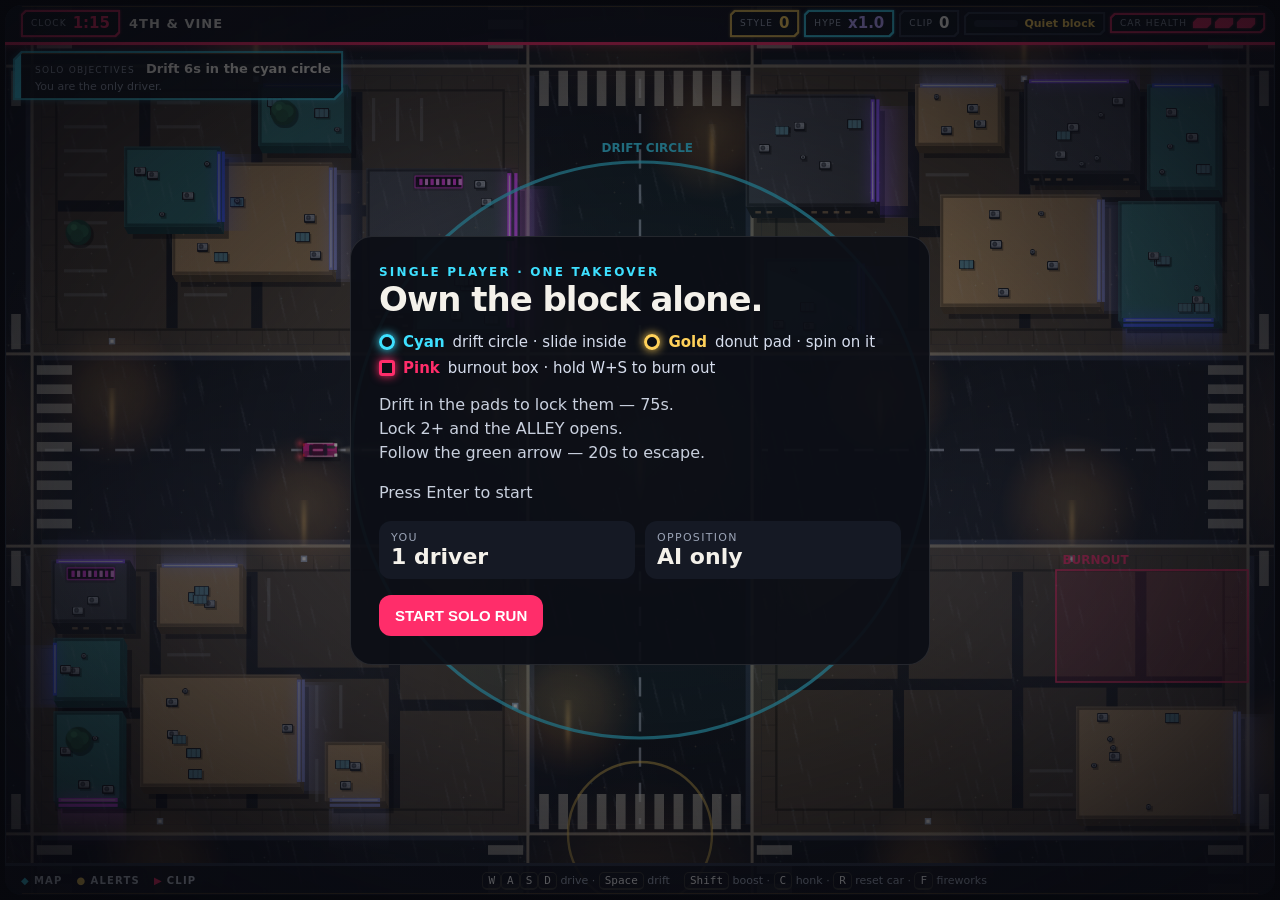
<file: web/site/tdt/index.html>
<!doctype html><html lang="en"><head><meta charset="utf-8"><meta name="generator" content="pi-web-hub"><link rel="icon" href="data:,">
<meta http-equiv="refresh" content="0; url=demo/"><title>Top Down Takeover</title></head>
<body style="background:#05060b;color:#3ee0ff;font-family:monospace"><script>location.replace("demo/")</script><a href="demo/">Play Top Down Takeover</a></body></html>
</file>
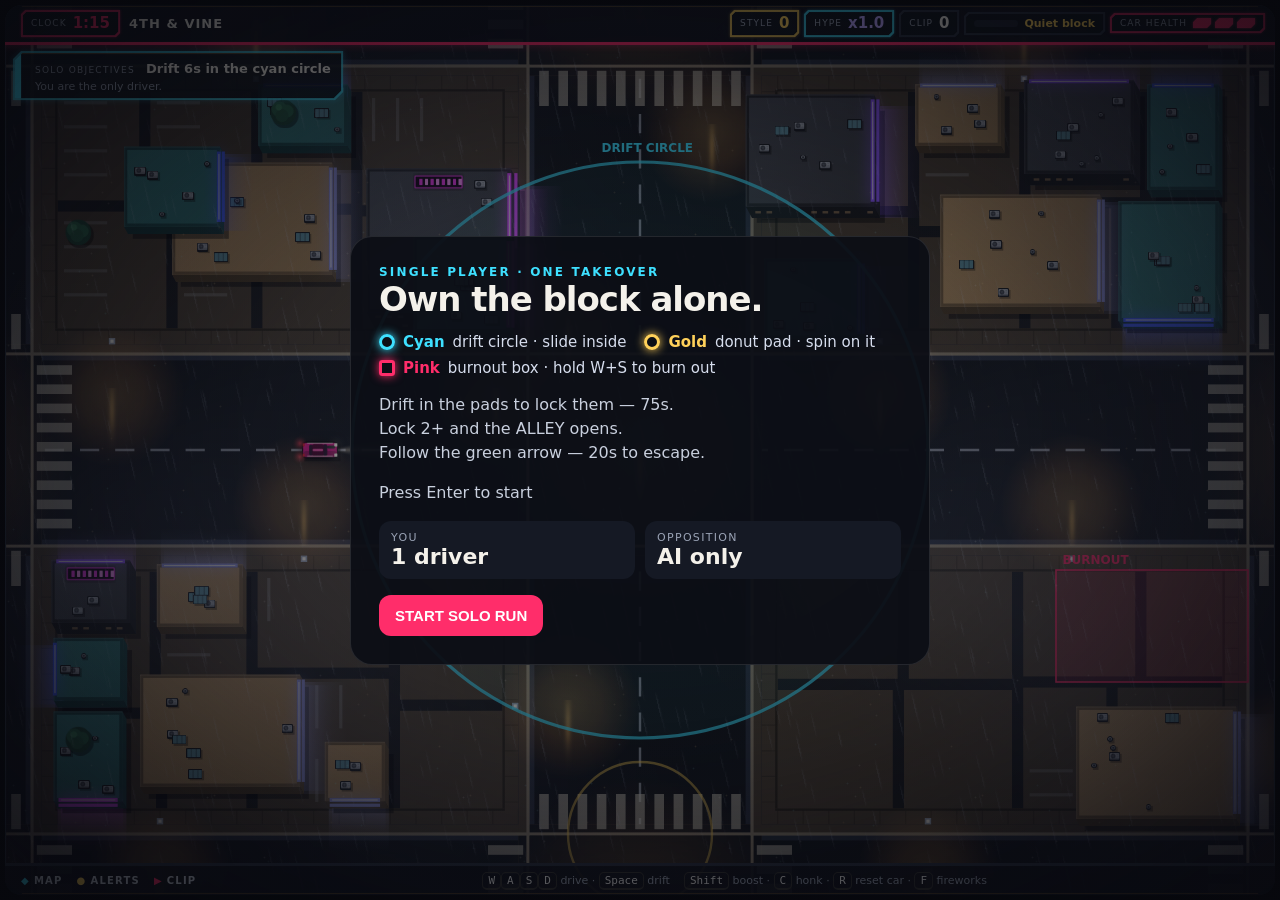
<file: web/site/tdt/demo/index.html>
<!DOCTYPE html>
<html lang="en">
<head>
<meta charset="UTF-8" />
<meta name="viewport" content="width=device-width, initial-scale=1" />
<title>URBAN TAKEOVER — Single Player Demo</title>
<link rel="icon" href="data:,"> <!-- C34b: no /favicon.ico request (was the 1 console 404 over http) -->
<style>
  :root { --bg:#07080D; --ink:#f4f1ea; --muted:#9aa3b5; --hot:#FF2D6A; --cyan:#3EE0FF; --gold:#FFD15A; }
  * { box-sizing: border-box; }
  html, body { margin:0; height:100%; background:var(--bg); color:var(--ink); font-family:"Segoe UI", Inter, system-ui, sans-serif; overflow:hidden; }
  #wrap { position:relative; width:100vw; height:100vh; }
  canvas { display:block; width:100%; height:100%; background:#0b0d14; }
  .hud { position:absolute; inset:0; pointer-events:none; }
  .topbar { position:absolute; top:16px; left:16px; right:16px; display:flex; justify-content:space-between; gap:12px; }
  .brand, .pill, .heat, .help, .goals {
    background:rgba(8,10,16,.74); border:1px solid rgba(255,255,255,.08); backdrop-filter:blur(8px); border-radius:14px;
  }
  .brand { padding:10px 14px; min-width:250px; }
  .brand b { letter-spacing:.18em; font-size:12px; color:var(--cyan); }
  .brand h1 { margin:2px 0 0; font-size:18px; }
  .brand p { margin:2px 0 0; color:var(--muted); font-size:12px; }
  .meters { display:flex; gap:10px; flex-wrap:wrap; justify-content:flex-end; }
  .pill { padding:10px 12px; min-width:112px; }
  .pill span, .heat span, .goals span { display:block; color:var(--muted); font-size:10px; letter-spacing:.14em; text-transform:uppercase; }
  .pill strong { font-size:22px; font-variant-numeric:tabular-nums; }
  .pill.hot strong { color:var(--hot); } .pill.gold strong { color:var(--gold); } .pill.cyan strong { color:var(--cyan); }
  #mult { color:#B8A4FF; } /* C42 (D23 G4): Hype off cyan/gold so it cannot be read as the pad CHAIN (gold in-world pips) or the cyan pad */
  .goals { position:absolute; left:16px; top:108px; width:250px; padding:12px; }
  .goals li { list-style:none; margin:7px 0; font-size:13px; color:#d5dbe8; }
  .goals ul { margin:8px 0 0; padding:0; }
  .goals li.done { color:#7dffa8; text-decoration:line-through; }
  .heat { position:absolute; left:16px; bottom:18px; width:230px; padding:10px 12px; }
  .bar { height:8px; border-radius:99px; background:#1c2230; overflow:hidden; margin-top:6px; }
  .bar > i { display:block; height:100%; width:0%; background:linear-gradient(90deg,#3ee0ff,#ffd15a,#ff2d6a); }
  .bumps { position:absolute; right:16px; top:108px; min-width:132px; padding:10px 12px;
    background:rgba(8,10,16,.74); border:1px solid rgba(255,45,106,.35); backdrop-filter:blur(8px); border-radius:14px;
    pointer-events:none; opacity:0; transition:opacity .2s; }
  .bumps.on { opacity:1; }
  .bumps span { display:block; color:var(--muted); font-size:10px; letter-spacing:.14em; text-transform:uppercase; }
  .bumps strong { font-size:22px; color:var(--hot); font-variant-numeric:tabular-nums; }
  /* C36: car-health chip — 3 pips map the existing bump count (full = 0 bumps); presentation only */
  .bumps { opacity:1; transition:border-color .2s, box-shadow .2s; }
  .bumps .sr { position:absolute; width:1px; height:1px; overflow:hidden; clip:rect(0 0 0 0); }
  .bumps .pips { display:flex; gap:8px; margin-top:7px; }
  .bumps .pips i { width:30px; height:12px; border-radius:4px; background:var(--hot); box-shadow:0 0 10px rgba(255,45,106,.55); border:2px solid var(--hot); box-sizing:border-box; transition:background .18s, box-shadow .18s; }
  .bumps .pips i.empty { background:transparent; box-shadow:none; border-color:rgba(255,45,106,.38); }
  .bumps.hit { animation:hpchip .45s ease-out; }
  .heat.hit { animation:hpchip .45s ease-out; }
  .pill.hit { animation:hpchip .45s ease-out; } .pill.esc, body.hud-a .pill.esc { border-color:#7dffa8; } .pill.esc strong, body.hud-a .pill.esc strong { color:#7dffa8; } /* C60 (D28.2.3): escape clock in alley green */ /* C52: heat chip stage-up pulse (C36 animation) */
  .bumps .pips i.just { animation:hppip .45s ease-out; }
  @keyframes hpchip { 0%{ border-color:#fff; box-shadow:0 0 22px rgba(255,45,106,.9); } 100%{ border-color:rgba(255,45,106,.35); box-shadow:none; } }
  @keyframes hppip { 0%{ transform:scale(1.35); background:#fff; border-color:#fff; } 100%{ transform:scale(1); } }
  .help { position:absolute; right:16px; bottom:18px; text-align:right; color:var(--muted); font-size:12px; line-height:1.45; padding:10px 12px; }
  kbd { border:1px solid #333; border-bottom-width:2px; border-radius:5px; padding:1px 5px; color:#eee; font-size:11px; }
  .banner { position:absolute; top:14%; left:50%; transform:translateX(-50%); white-space:nowrap; text-align:center; text-shadow:0 8px 30px #000; } /* C31 A6 fix 4 */
  .banner h2 { margin:0; font-size:clamp(32px,5vw,60px); font-weight:900; letter-spacing:-.04em; text-shadow:0 0 24px currentColor, 0 8px 30px #000; }
  body.hud-a .a8-status #fwChip { order:6; } @media (max-width:480px){ #fwLab { display:none; } } /* A15b: 390 px keeps glyph + dots */ /* C63: after Hype (same order, later in DOM) */
  #banner.plate { background:radial-gradient(ellipse at center, rgba(6,7,12,.78) 0%, rgba(6,7,12,.62) 55%, rgba(6,7,12,0) 78%); padding:14px 70px 18px; border-radius:24px; } /* C63: ESCAPE plate over A14 roofs */
  .banner p { margin:6px 0 0; color:var(--gold); letter-spacing:.2em; font-size:13px; }
  .overlay { position:absolute; inset:0; display:flex; align-items:center; justify-content:center; background:radial-gradient(ellipse at center, rgba(7,8,13,.25), rgba(7,8,13,.84)); pointer-events:auto; } .overlay[hidden] { display:none !important; }
  .card { width:min(580px, calc(100% - 32px)); background:rgba(12,14,22,.94); border:1px solid rgba(255,255,255,.1); border-radius:22px; padding:28px; }
  .card h2 { margin:0 0 6px; font-size:34px; letter-spacing:-.03em; }
  .tag { color:var(--cyan); letter-spacing:.18em; font-size:12px; font-weight:700; }
  .card p { color:#c9d0de; line-height:1.5; }
  .stats { display:grid; grid-template-columns:1fr 1fr; gap:10px; margin:16px 0; }
  .stats div { background:#151924; border-radius:12px; padding:10px 12px; }
  .stats span { display:block; color:var(--muted); font-size:11px; letter-spacing:.12em; text-transform:uppercase; }
  .stats b { font-size:22px; }
  button { border:0; border-radius:12px; padding:12px 16px; font-weight:800; cursor:pointer; background:var(--hot); color:white; font-size:15px; }
  button.secondary { background:#222838; margin-left:8px; }
  /* C20 end card — END_CARD.md */
  #endOverlay .card.end-card { text-align:left; border-width:2px; opacity:0; transform:translateY(10px) scale(.98); transition:opacity .28s ease, transform .28s ease, border-color .2s; }
  #endOverlay.show-card .card.end-card { opacity:1; transform:none; }
  #endOverlay .end-headline { margin:0; font-size:clamp(42px, 12vh, 92px); line-height:0.95; letter-spacing:-.04em; font-weight:900; text-transform:uppercase; text-shadow:0 6px 28px rgba(0,0,0,.55); }
  #endOverlay .end-subline { margin:8px 0 0; color:var(--muted); font-size:13px; letter-spacing:.16em; text-transform:uppercase; }
  #endOverlay .end-body { margin:22px 0 18px; display:grid; gap:12px; }
  #endOverlay .end-row { display:flex; align-items:baseline; gap:14px; }
  #endOverlay .end-label { width:72px; flex-shrink:0; color:var(--muted); font-size:11px; letter-spacing:.14em; text-transform:uppercase; font-weight:700; }
  #endOverlay .end-style { font-size:clamp(28px, 5vw, 44px); font-variant-numeric:tabular-nums; font-weight:800; color:var(--gold); }
  #endOverlay .end-chain { font-size:22px; font-weight:800; color:var(--cyan); }
  #endOverlay .end-chain.none { color:var(--muted); } /* C34b: "—" when no pad locked; same size so the card doesn't shift */
  #endOverlay .end-pads { display:flex; flex-wrap:wrap; align-items:center; gap:8px; font-size:15px; font-weight:700; }
  #endOverlay .pad-dot { display:inline-flex; align-items:center; gap:6px; }
  #endOverlay .pad-dot i { width:12px; height:12px; border-radius:50%; border:2px solid currentColor; display:inline-block; background:transparent; box-shadow:0 0 10px currentColor; }
  #endOverlay .pad-dot.filled i { background:currentColor; }
  #endOverlay .pad-dot.empty { opacity:.45; }
  #endOverlay .pad-dot.empty i { box-shadow:none; }
  #endOverlay .pad-dot.cyan { color:var(--cyan); }
  #endOverlay .pad-dot.gold { color:var(--gold); }
  #endOverlay .pad-dot.pink { color:var(--hot); }
  #endOverlay .pad-arrow { color:#3a4258; font-weight:400; }
  #endOverlay .end-extra { margin:0; color:var(--muted); font-size:13px; letter-spacing:.06em; }
  #endOverlay .end-actions { margin-top:8px; opacity:0; pointer-events:none; transition:opacity .25s ease; }
  #endOverlay.ready .end-actions { opacity:1; pointer-events:auto; }
  #endOverlay.win .card.end-card { border-color:rgba(255,209,90,.55); box-shadow:0 0 40px rgba(62,224,255,.12); }
  #endOverlay.win .end-headline { color:var(--gold); text-shadow:0 0 40px rgba(255,209,90,.35), 0 6px 28px rgba(0,0,0,.55); }
  #endOverlay.win .tag { color:var(--cyan); }
  #endOverlay.fail .card.end-card { border-color:rgba(255,45,106,.55); box-shadow:0 0 40px rgba(255,45,106,.14); }
  #endOverlay.fail .end-headline { color:var(--hot); text-shadow:0 0 40px rgba(255,45,106,.4), 0 6px 28px rgba(0,0,0,.55); }
  #endOverlay.fail .tag { color:var(--hot); }
  /* C31 A6 fix 1: card anchored left, dim lifts on the right so the hero car reads */
  #endOverlay { justify-content:flex-start; padding-left:48px;
    background:linear-gradient(90deg, rgba(7,8,13,.88) 0%, rgba(7,8,13,.60) 40%, rgba(7,8,13,0) 62%); }
  #endOverlay .card.end-card { width:min(500px, calc(100% - 96px)); }
  .toast { position:absolute; left:50%; bottom:88px; transform:translateX(-50%); background:rgba(8,10,16,.84); border:1px solid rgba(62,224,255,.35); padding:8px 14px; border-radius:999px; font-size:13px; z-index:5; }
  #gDrift { white-space:nowrap; } /* C34b: objective + x.x/6s stay on one line (≈4px into the panel's 12px padding at 1280×720) */
  .goals li .prog { display:inline-block; margin-left:6px; color:var(--cyan); font-variant-numeric:tabular-nums; font-size:11px; letter-spacing:0; text-transform:none; text-decoration:none; }
  .overlay { z-index:10; }
  /* C21b H13: replay letterbox as DOM layer above HUD (canvas overlay was hidden under HUD panels) */
  .end-label { white-space:nowrap; }
  #replayOverlay { position:fixed; inset:0; z-index:9; pointer-events:none; }
  #replayOverlay[hidden] { display:none; }
  .rp-bar { position:absolute; left:0; right:0; height:12vh; background:#07080D; /* C58 A12 #4 */ display:flex; align-items:center; justify-content:space-between; padding:0 28px; font:800 clamp(14px,4.2vw,22px) "Segoe UI",sans-serif; color:#f4f1ea; letter-spacing:.06em; }
  .rp-top { top:0; } .rp-bot { bottom:0; justify-content:center; font:600 14px "Segoe UI",sans-serif; color:rgba(244,241,234,.8); }
  .rp-bar { box-shadow:0 1px 0 rgba(255,45,106,.55); } .rp-bot { box-shadow:0 -1px 0 rgba(255,45,106,.55); } /* C31 A6 fix 2: solid bars + hot hairline */
  .rp-tag { color:#FF2D6A; padding:4px 14px; border-image:url(../art/ui/chip_sm_hot@2x.png) 18 fill / 9px / 2px stretch; white-space:nowrap; } #replayOverlay.win .rp-tag { color:#ffd15a; border-image-source:url(../art/ui/chip_sm_gold@2x.png); } /* C58 A12 #4: A8 chip_sm 9-slice (same as .pill), on-palette hot */
  .rp-peak b { color:#ffd15a; font-size:28px; }
  /* C30 Cr2: end card owns the screen; replay hides pad banners/toasts */
  body.endcard .hud, body.endcard .toast, body.endcard #qaPanel, body.endcard #banner { visibility:hidden; }
  body.replaying #banner, body.replaying .toast, body.replaying .hud, body.replaying #qaPanel { visibility:hidden; } /* C31 A6 fix 2 */
  body.endcard .overlay { visibility:visible; } /* overlays live inside .hud */
  #endOverlay .end-row.zero { display:none; } /* C30a fix: needs #endOverlay specificity to beat #endOverlay .end-row{display:flex} */
  /* C31 A6 fix 3: radial ink→hot pop (screen blend) instead of a flat grey wash */
  #camFlash { position:fixed; inset:0; pointer-events:none; z-index:8; opacity:0; mix-blend-mode:screen;
    background:radial-gradient(circle at 50% 50%, rgba(244,241,234,.95) 0%, rgba(255,45,106,.45) 22%, rgba(255,45,106,0) 55%); }
  #camFlash.go { animation:camflash .42s ease-out; }
  #camFlash.fw { background:radial-gradient(circle at 50% 50%, rgba(244,241,234,.95) 0%, var(--fwc,rgba(255,209,90,.45)) 22%, rgba(0,0,0,0) 55%); } /* C63c (A15c): firework flash in the burst colour */
  @keyframes camflash { 0%{opacity:1} 15%{opacity:.9} 100%{opacity:0} }
  /* C40: HUD A — screen-first phone chrome (design/UI.md LOCKED A). ?hud=a ONLY: every rule below is scoped to body.hud-a,
     so the default HUD is untouched. The flat rules here are the fallback chrome; Art's A8 frames (art/ui/, 9-slice border-image)
     are layered on by the body.hud-a.a8-ready block after the phone @media (HUD_A_ART.ready in the script). */
  body.hud-a { --a8-top:50px; --a8-strip-bottom:100px; --a8-pad:5px; } /* set live by the HUD A layout() (toast/banner sit outside #hudA) */
  body.hud-a #hudA { position:absolute; inset:0; pointer-events:none; z-index:4; }
  body.hud-a .a8-bezel { position:absolute; inset:0; border:var(--a8-pad) solid #1A1F2C; border-radius:22px; box-shadow:inset 0 0 0 2px #000, 0 0 0 40px #07080D; z-index:1; }
  body.hud-a .a8-slot { background:#0B0E17; border:2px solid #2A3142; border-radius:8px; } /* flat + thick border (UI.md GTA-ish tone) */
  body.hud-a .a8-status { position:absolute; top:var(--a8-pad); left:var(--a8-pad); right:var(--a8-pad); z-index:2; display:flex; flex-wrap:wrap; align-items:center; gap:5px; padding:5px 10px 5px 16px;
    border-radius:17px 17px 8px 8px; border-width:0 0 3px; border-bottom-color:#FF2D6A; }
  body.hud-a .a8-status > * { order:9; }
  body.hud-a .a8-status .pill.hot { order:1; } body.hud-a .a8-status h1 { order:2; } body.hud-a .a8-status .sb-gap { order:3; flex:1; }
  body.hud-a .a8-status .pill.gold { order:4; } body.hud-a .a8-status #repChip { order:5; } body.hud-a .a8-status .pill.cyan { order:6; }
  body.hud-a .a8-status .pill.clip { order:7; } body.hud-a .a8-status .heat { order:8; } body.hud-a .a8-status #bumpMeter { order:9; }
  body.hud-a .a8-status .sb-break { display:none; }
  body.hud-a .a8-status h1 { margin:0 4px; font-size:13px; font-weight:900; letter-spacing:.08em; text-transform:uppercase; white-space:nowrap; }
  body.hud-a .a8-status .pill, body.hud-a .a8-status .heat, body.hud-a .a8-status .bumps {
    position:static; min-width:0; width:auto; display:flex; align-items:center; gap:6px; padding:3px 8px; border-radius:6px; border:2px solid #2A3142; background:#141926; backdrop-filter:none; white-space:nowrap; }
  body.hud-a .a8-status .pill span, body.hud-a .a8-status .bumps span { display:inline; font-size:9px; letter-spacing:.12em; }
  body.hud-a .a8-status .pill strong { font-size:15px; line-height:1.1; }
  body.hud-a .a8-status .pill.gold { border-color:rgba(255,209,90,.55); border-radius:6px 0 0 6px; }
  body.hud-a .a8-status #repChip { border-color:rgba(255,209,90,.55); border-left-width:0; border-radius:0 6px 6px 0; margin-left:-5px; } /* Style/REP = one chip (A8) */
  body.hud-a .a8-status #repChip strong { color:var(--gold); font-size:13px; letter-spacing:.06em; }
  body.hud-a .a8-status .heat > span { display:none; }
  body.hud-a .a8-status .heat .bar { width:44px; margin-top:0; height:7px; }
  body.hud-a .a8-status #heatLabel { margin-top:0 !important; font-size:11px !important; font-weight:700; }
  body.hud-a .a8-status .bumps { border-color:rgba(255,45,106,.55); }
  body.hud-a .a8-status .bumps .pips { margin-top:0; gap:4px; }
  body.hud-a .a8-status .bumps .pips i { width:18px; height:10px; border-radius:3px; }
  body.hud-a .a8-objective { position:absolute; top:calc(var(--a8-top) + 6px); left:calc(var(--a8-pad) + 8px); max-width:54%; z-index:2; padding:5px 10px; border-left:4px solid var(--cyan); }
  body.hud-a .a8-objective .goals { position:static; width:auto; padding:0; background:none; border:0; backdrop-filter:none; border-radius:0; }
  body.hud-a .a8-objective .goals > span { display:inline; font-size:9px; margin-right:6px; }
  body.hud-a .a8-objective .goals ul { display:inline-flex; flex-wrap:wrap; align-items:center; gap:4px 6px; margin:0; vertical-align:middle; }
  body.hud-a .a8-objective .goals li { margin:0; font-size:13px; font-weight:700; color:#F4F1EA; }
  body.hud-a .a8-objective .goals li:not(.done) ~ li:not(.done) { display:none; } /* strip = current objective only */
  body.hud-a .a8-objective .goals li.done { font-size:0; text-decoration:none; order:-1; }
  body.hud-a .a8-objective .goals li.done::before { content:"✓"; display:inline-block; font-size:11px; line-height:16px; width:18px; text-align:center; border-radius:4px; background:rgba(125,255,168,.16); border:1px solid rgba(125,255,168,.6); color:#7dffa8; }
  body.hud-a .a8-objective .goals li .prog { font-size:13px; font-weight:800; margin-left:8px; padding:0 6px; border-radius:4px; background:rgba(62,224,255,.14); border:1px solid rgba(62,224,255,.55); } /* C34 cyan counter */
  body.hud-a .a8-objective #phaseLabel { margin:3px 0 0; font-size:11px; color:var(--muted); }
  body.hud-a .toast { top:calc(var(--a8-top) + 6px); bottom:auto; left:auto; right:calc(var(--a8-pad) + 8px); transform:none; max-width:min(40%, 420px); border-radius:8px; border:2px solid #2A3142; border-left:4px solid var(--cyan); background:#0B0E17; padding:5px 10px 6px; }
  body.hud-a .toast::before { content:"NOTIFICATIONS · now"; display:block; font-size:9px; letter-spacing:.14em; color:var(--muted); margin-bottom:1px; }
  body.hud-a .banner { top:calc(var(--a8-strip-bottom) + 70px); }
  body.hud-a .a8-dock { position:absolute; left:var(--a8-pad); right:var(--a8-pad); bottom:var(--a8-pad); z-index:2; height:32px; display:flex; align-items:center; gap:14px; padding:0 16px;
    border-radius:8px 8px 17px 17px; border-width:3px 0 0; border-top-color:#2A3142; }
  body.hud-a .a8-dock .app { font-size:10px; font-weight:800; letter-spacing:.12em; color:#C9D0DE; white-space:nowrap; }
  body.hud-a .a8-dock .app b { color:var(--cyan); margin-right:4px; } body.hud-a .a8-dock .app.clip b { color:var(--hot); } body.hud-a .a8-dock .app.alerts b { color:var(--gold); }
  body.hud-a .a8-dock .help { position:static; flex:1; display:flex; justify-content:center; gap:14px; padding:0; background:none; border:0; backdrop-filter:none; font-size:11px; line-height:1; text-align:center; }
  body.hud-a .a8-dock .help > div:nth-child(3) { display:none; }
  body.hud-a .topbar, body.hud-a .brand { display:none; }
  /* phone width (≤600px): status bar wraps to 2 rows; Style/REP · Hype · Clip on row 2; strip + notification stack full width */
  @media (max-width:600px){
    body.hud-a .a8-status { padding:5px 8px 5px 12px; row-gap:5px; }
    body.hud-a .a8-status h1 { display:none; } /* C58 A12 #7: confirmed intended, location name stays hidden on phone */
    #endOverlay .end-pads { flex-wrap:nowrap; font-size:12px; gap:6px; white-space:nowrap; } body.hud-a #endOverlay .end-pads { font-size:12px; gap:6px; } /* C58 A12 #6: PADS row on one line */
    body.hud-a .a8-status .heat { order:2; } body.hud-a .a8-status .sb-gap { order:3; } body.hud-a .a8-status #bumpMeter { order:4; }
    body.hud-a .a8-status .sb-break { display:block; order:5; flex-basis:100%; height:0; }
    body.hud-a .a8-status .pill.gold { order:6; } body.hud-a .a8-status #repChip { order:7; } body.hud-a .a8-status .pill.cyan { order:8; margin-left:auto; } body.hud-a .a8-status .pill.clip { order:9; }
    body.hud-a .a8-status .bumps .pips i { width:16px; }
    body.hud-a .a8-status .pill.hot span { display:none; } body.hud-a .a8-status .heat .bar { width:30px; }
    body.hud-a .a8-objective { right:calc(var(--a8-pad) + 8px); max-width:none; }
    body.hud-a .toast { top:calc(var(--a8-strip-bottom) + 6px); left:calc(var(--a8-pad) + 8px); max-width:none; }
    body.hud-a .a8-dock .help { display:none; }
    body.hud-a .a8-dock { justify-content:flex-start; gap:22px; padding:0 14px; } /* C40: MAP · ALERTS · CLIP stay grouped left as in Art's phone mockup (placeholder tag removed) */
  }
  /* C40: Art A8 → HUD A (art/ui/c40-apply.css pasted, scoped to .a8-ready; placeholder names remapped to ui.json's real files:
     a8_objective_strip → objective_strip_{cyan,gold,hot,alley}, a8_style_rep_chip → chip_sm_gold, a8_health_pips → chip_sm_hot).
     border-image 9-slice: slices are @2x image px, widths/outsets are CSS px (= ui.json insets_1x / glow_pad_1x). */
  body.hud-a.a8-ready .a8-status, body.hud-a.a8-ready .a8-dock, body.hud-a.a8-ready .a8-objective, body.hud-a.a8-ready .a8-bezel,
  body.hud-a.a8-ready .a8-status .pill, body.hud-a.a8-ready .a8-status .heat, body.hud-a.a8-ready .a8-status .bumps,
  body.hud-a.a8-ready .a8-objective .goals li .prog, body.hud-a.a8-ready .a8-status .bumps .pips i {
    background:none !important; border-style:solid; border-color:transparent !important; box-shadow:none; }
  body.hud-a.a8-ready .a8-bezel     { border-image:url(../art/ui/a8_bezel@2x.png) 48 / 24px stretch; box-shadow:0 0 0 40px #07080D; }
  body.hud-a.a8-ready .a8-status    { border-image:url(../art/ui/a8_statusbar@2x.png) 36 36 24 36 fill / 18px 18px 12px 18px / 0 0 8px 0 stretch; }
  body.hud-a.a8-ready .a8-dock      { border-image:url(../art/ui/a8_dock@2x.png) 8 36 36 36 fill / 4px 18px 18px 18px stretch; }
  body.hud-a.a8-ready .a8-objective { border-image:url(../art/ui/objective_strip_cyan@2x.png) 32 32 32 44 fill / 16px 16px 16px 22px / 6px stretch; padding-left:18px; }
  body.hud-a.a8-ready .a8-objective[data-goal="gold"]  { border-image-source:url(../art/ui/objective_strip_gold@2x.png); }  /* strip tab = current pad (A8 README) */
  body.hud-a.a8-ready .a8-objective[data-goal="hot"]   { border-image-source:url(../art/ui/objective_strip_hot@2x.png); }
  body.hud-a.a8-ready .a8-objective[data-goal="alley"] { border-image-source:url(../art/ui/objective_strip_alley@2x.png); }
  /* Style + REP read as ONE gold chip: Style drops its right column, REP drops its left column */
  body.hud-a.a8-ready .a8-status .pill.gold { border-image:url(../art/ui/chip_sm_gold@2x.png) 18 fill / 9px 0 9px 9px / 3px 0 3px 3px stretch; align-self:stretch; }
  body.hud-a.a8-ready .a8-status #repChip   { border-image:url(../art/ui/chip_sm_gold@2x.png) 18 fill / 9px 9px 9px 0 / 3px 3px 3px 0 stretch; align-self:stretch; margin-left:-5px; }
  body.hud-a.a8-ready .a8-status .pill.cyan { border-image:url(../art/ui/chip_sm_cyan@2x.png) 18 fill / 9px / 3px stretch; }
  body.hud-a.a8-ready .a8-status .pill.hot  { border-image:url(../art/ui/chip_sm_hot@2x.png) 18 fill / 9px / 3px stretch; }
  body.hud-a.a8-ready .a8-status .pill.alley, body.hud-a.a8-ready .a8-status .pill.escape { border-image:url(../art/ui/chip_sm_alley@2x.png) 18 fill / 9px / 3px stretch; } /* C60b: Art A13 (c40-apply.css tail), scoped to .a8-ready like the other chip_sm rules; after .pill.hot so it wins on the Clock pill */
  body.hud-a.a8-ready .a8-status .pill.clip, body.hud-a.a8-ready .a8-status .heat { border-image:url(../art/ui/chip_sm_curb@2x.png) 18 fill / 9px / 3px stretch; }
  body.hud-a.a8-ready .a8-status .bumps     { border-image:url(../art/ui/chip_sm_hot@2x.png) 18 fill / 9px / 3px stretch; }
  body.hud-a.a8-ready .a8-status .bumps .pips i       { border-image:url(../art/ui/pip_sm_full@2x.png) 14 fill / 7px / 3px stretch; }
  body.hud-a.a8-ready .a8-status .bumps .pips i.empty { border-image:url(../art/ui/pip_sm_empty@2x.png) 14 fill / 7px / 3px stretch; }
  body.hud-a.a8-ready .a8-status .bumps .pips i.empty.just { animation:hppip .45s ease-out, a8piphit .12s step-end; } /* pip_sm_hit ~120ms, then pip_sm_empty (A8 README) */
  @keyframes a8piphit { 0%,100% { border-image-source:url(../art/ui/pip_sm_hit@2x.png); } }
  body.hud-a.a8-ready .a8-objective .goals li .prog   { border-image:url(../art/ui/counter_sm@2x.png) 14 fill / 7px / 2px stretch; }
  /* C40 (Producer 2): C34 counter states — counter_frame_paused / _locked (compact counter_sm_* cut for the strip) */
  body.hud-a.a8-ready .a8-objective .goals li .prog.paused { border-image-source:url(../art/ui/counter_sm_paused@2x.png); color:#9AA3B5; }
  body.hud-a.a8-ready .a8-objective .goals li .prog.locked { border-image-source:url(../art/ui/counter_sm_locked@2x.png); color:#07080D; }
  body.hud-a .a8-objective .goals li.a8-lockbeat { font-size:13px; order:0; } body.hud-a .a8-objective .goals li.a8-lockbeat::before { content:none; } /* ~1.2s 6.0/6s beat, then ✓ */
  body.hud-a .a8-objective .goals li.a8-lockbeat ~ li:not(.done) { display:none; }
  body.hud-a .a8-objective[data-goal="alley"] .goals li:not(.done):not(#gEscape) { display:none; } body.hud-a .a8-objective[data-goal="alley"] .goals li#gEscape { display:block; }
  body.hud-a #repChip strong { display:none; } /* C40 (Producer 6): REP stars hidden until REP has thresholds (after M8) */
  /* C49 (Producer): the bare "REP" label goes too until REP has thresholds; Style closes as a whole chip again (re-show = delete these 3 rules) */
  body.hud-a .a8-status #repChip { display:none; }
  body.hud-a .a8-status .pill.gold { border-radius:6px; }
  body.hud-a.a8-ready .a8-status .pill.gold { border-image:url(../art/ui/chip_sm_gold@2x.png) 18 fill / 9px / 3px stretch; }
  /* C40 (Producer 3): end card in HUD A — endcard_frame_{win,fail} panel + banner_{gold,hot}_blank headline (DOM text, Inter Black 50 on 72) */
  body.hud-a.a8-ready #endOverlay .card.end-card { background:none; border-style:solid; border-color:transparent; box-shadow:none; border-image:url(../art/ui/endcard_frame_win@2x.png) 60 fill / 30px / 10px stretch; }
  body.hud-a.a8-ready #endOverlay.fail .card.end-card { border-image-source:url(../art/ui/endcard_frame_fail@2x.png); }
  body.hud-a.a8-ready #endOverlay .end-headline { box-sizing:border-box; height:72px; margin:10px 0 0; padding:0 70px 0 32px; font-size:50px; line-height:72px; letter-spacing:-.02em; white-space:nowrap; text-shadow:none;
    border-style:solid; border-color:transparent; border-image:url(../art/ui/banner_gold_blank@2x.png) 16 140 16 48 fill / 8px 70px 8px 24px / 8px stretch; }
  body.hud-a.a8-ready #endOverlay.win .end-headline { color:#07080D; text-shadow:none; }
  body.hud-a.a8-ready #endOverlay.fail .end-headline { color:#F4F1EA; text-shadow:none; border-image-source:url(../art/ui/banner_hot_blank@2x.png); }
  body.hud-a.a8-ready #endOverlay .end-subline { margin-top:14px; }
  body.hud-a #endOverlay .end-label { width:86px; } body.hud-a #endOverlay .end-pads { text-transform:uppercase; font-size:14px; } /* A8 README: value column ≈ card +132; pads read CYAN → GOLD → PINK */
  @media (max-width:600px){
    body.hud-a #endOverlay { padding-left:16px; }
    body.hud-a #endOverlay .card.end-card { width:calc(100% - 32px); padding:24px 22px; }
    body.hud-a.a8-ready #endOverlay .end-headline { height:56px; line-height:56px; font-size:31px; padding:0 40px 0 20px; }
    body.hud-a #endOverlay .end-label { width:76px; } body.hud-a #endOverlay .end-pads { font-size:13px; gap:6px; }
  }
  /* C41 (D23 G3): start-card pad list — swatches match the pad strokes (cyan #3EE0FF ring, gold #FFD15A donut, pink #FF2D6A box) */
  #startOverlay .pad-list { list-style:none; margin:14px 0 4px; padding:0; display:flex; flex-wrap:wrap; gap:8px 18px; }
  #startOverlay .pad-list li { display:flex; align-items:center; gap:8px; font-size:15px; color:#d7deee; }
  #startOverlay .pad-list b { font-weight:800; }
  #startOverlay .pad-list .sw { width:16px; height:16px; border-radius:50%; border:3px solid currentColor; box-shadow:0 0 10px currentColor; display:inline-block; }
  #startOverlay .pad-list .sw.pink { border-radius:3px; } /* the pink pad is a box */
  #startOverlay .pad-list .sw.cyan, #startOverlay .pad-list li:nth-child(1) b { color:var(--cyan); }
  #startOverlay .pad-list .sw.gold, #startOverlay .pad-list li:nth-child(2) b { color:var(--gold); }
  #startOverlay .pad-list .sw.pink, #startOverlay .pad-list li:nth-child(3) b { color:var(--hot); }
</style>
</head>
<body>
<div id="wrap">
  <canvas id="c"></canvas>
  <div id="camFlash"></div>
  <div id="replayOverlay" hidden><div class="rp-bar rp-top"><span class="rp-tag" id="rpTag">● REPLAY 0.75×</span><span class="rp-peak">PEAK STYLE <b id="rpPeak">0</b></span></div><div class="rp-bar rp-bot">ENTER — skip</div></div>
  <div class="hud">
    <div class="topbar">
      <div class="brand">
        <b>SINGLE PLAYER DEMO</b>
        <h1>4th & Vine</h1>
        <p id="phaseLabel">You are the only driver.</p>
      </div>
      <div class="meters">
        <div class="pill gold"><span>Style</span><strong id="score">0</strong></div>
        <div class="pill cyan"><span>Hype</span><strong id="mult">x1.0</strong></div>
        <div class="pill gold" id="fwChip" style="display:none"><img id="fwIcon" class="fwIcon" src="../art/kit/a15/hud_fw_glyph_empty@2x.png" width="16" height="16" alt="" style="width:16px;height:16px;vertical-align:-3px;margin-right:6px"><span id="fwLab">Fireworks</span><strong id="fwVal">○○○</strong></div>
        <div class="pill hot"><span>Clock</span><strong id="timer">1:15</strong></div>
        <div class="pill"><span>Clip</span><strong id="followers">0</strong></div>
      </div>
    </div>
    <div class="goals">
      <span>Solo objectives</span>
      <ul>
        <li id="gDrift">Drift 6s in the cyan circle</li>
        <li id="gDonut">Hold a donut on the gold pad</li>
        <li id="gBurn">Hold W+S to burn out</li>
        <li id="gEscape">Follow the arrow to the ALLEY</li>
      </ul>
    </div>
    <div class="banner" id="banner" hidden>
      <h2 id="bannerTitle">TAKEOVER</h2>
      <p id="bannerSub">SOLO EVENT</p>
    </div>
    <div class="heat">
      <span>Police heat</span>
      <div class="bar"><i id="heatBar"></i></div>
      <div id="heatLabel" style="margin-top:6px;font-size:12px;color:#ffd15a">Quiet block</div>
    </div>
    <div class="bumps" id="bumpMeter" aria-live="polite"> <!-- C36: car-health chip (replaces the old "Police contact x/3" meter, same slot) -->
      <span>Car health</span>
      <div class="pips" aria-hidden="true"><i></i><i></i><i></i></div>
      <strong id="bumpCount" class="sr">0/3 bumps</strong>
    </div>
    <div class="help">
      <div><kbd>W</kbd><kbd>A</kbd><kbd>S</kbd><kbd>D</kbd> drive · <kbd>Space</kbd> drift</div>
      <div><kbd>Shift</kbd> boost · <kbd>C</kbd> honk · <kbd>R</kbd> reset car<span id="fwHelp"> · <kbd>F</kbd> fireworks</span></div>
      <div>No other players. Crowd, traffic, and cops are AI.</div>
    </div>
    <div class="toast" id="toast" hidden></div>
    <div class="overlay" id="startOverlay">
      <div class="card">
        <div class="tag">SINGLE PLAYER · ONE TAKEOVER</div>
        <h2>Own the block alone.</h2>
        <ul class="pad-list"> <!-- C41 (D23 G3): name the three pads with swatches in the pad colours -->
          <li><i class="sw cyan"></i><b>Cyan</b> drift circle · slide inside</li>
          <li><i class="sw gold"></i><b>Gold</b> donut pad · spin on it</li>
          <li><i class="sw pink"></i><b>Pink</b> burnout box · hold W+S to burn out</li>
        </ul>
        <p>Drift in the pads to lock them — 75s.<br>Lock 2+ and the ALLEY opens.<br>Follow the green arrow — 20s to escape.</p>
        <p class="start-foot">Press Enter to start</p> <!-- C81 (UX4 #2) -->
        <div class="stats">
          <div><span>You</span><b>1 driver</b></div>
          <div><span>Opposition</span><b>AI only</b></div>
        </div>
        <button id="startBtn">START SOLO RUN</button>
      </div>
    </div>
    <div class="overlay" id="endOverlay" hidden>
      <div class="card end-card">
        <div class="tag" id="endTag">4TH &amp; VINE · NIGHT</div>
        <div id="osmCredit" hidden style="color:#9AA3B5;font-size:10px;margin-top:2px">© OpenStreetMap contributors (ODbL)</div>
        <h2 class="end-headline" id="endTitle">CLIP BANKED</h2>
        <p class="end-subline" id="endCopy">Escaped to the alley</p>
        <div class="end-body">
          <div class="end-row" id="endStyleRow"><span class="end-label">PEAK STYLE</span><span class="end-style" id="endScore">0</span></div>
          <div class="end-row"><span class="end-label">Pads</span><div class="end-pads" id="endPads"></div></div>
          <div class="end-row"><span class="end-label">BEST CHAIN</span><span class="end-chain" id="endCombo">×1</span></div>
          <p class="end-extra" id="endExtra" hidden></p>
        </div>
        <div class="end-actions" id="endActions">
          <button id="againBtn">RUN IT BACK</button>
          <button class="secondary" id="menuBtn">BRIEF</button>
        </div>
      </div>
    </div>
  </div>
</div>
<script src="../art/kit/density.js"></script> <!-- C35 A7: defines window.buildDensity; missing file → DENSITY null → pre-A7 look/collision -->
<script>
const canvas = document.getElementById("c");
const ctx = canvas.getContext("2d");
let spaceLatch = false; // C25 H16: sub-frame Space taps (gold kick only)
const keys = {};
addEventListener("keydown", e => { if(e.code==="KeyF" && !e.repeat) fwLatch = true; /* C63 */ if(e.code==="Space" && !e.repeat) spaceLatch = true; keys[e.code] = true; if (["Space","ArrowUp","ArrowDown"].includes(e.code)) e.preventDefault(); });
addEventListener("keyup", e => keys[e.code] = false);
const ui = {
  score: document.getElementById("score"), mult: document.getElementById("mult"), timer: document.getElementById("timer"),
  followers: document.getElementById("followers"), phase: document.getElementById("phaseLabel"),
  banner: document.getElementById("banner"), bannerTitle: document.getElementById("bannerTitle"), bannerSub: document.getElementById("bannerSub"),
  heatBar: document.getElementById("heatBar"), heatLabel: document.getElementById("heatLabel"), toast: document.getElementById("toast"),
  bumpMeter: document.getElementById("bumpMeter"), bumpCount: document.getElementById("bumpCount"),
  start: document.getElementById("startOverlay"), end: document.getElementById("endOverlay")
};
const DPR_CAP = !/[?&]map=d30(&|$)/.test(location.search) ? 2 : Math.min(2, Math.max(1, +((location.search.match(/[?&]dpr=([\d.]+)/)||[])[1]) || 1)); // N1 (user yes, Nov 2 8:37 PM): d30 canvas dpr 1; ?dpr=1.5|2 raises (max 2). Default map keeps <=2
let W = 1, H = 1, dpr = 1;
function resize(){ dpr = Math.min(devicePixelRatio||1, DPR_CAP); W = innerWidth; H = innerHeight; canvas.width = W*dpr; canvas.height = H*dpr; ctx.setTransform(dpr,0,0,dpr,0,0); }
addEventListener("resize", resize); resize();
// C40: HUD A — screen-first phone chrome (design/UI.md LOCKED A), behind ?hud=a only (default OFF until M4 passes).
// Re-parents the EXISTING HUD nodes (same ids, same update code) into phone chrome slots; no new state, no physics.
// Art A8 (art/ui/, ui.json): HUD_A_ART.ready adds body.a8-ready, which turns on the pasted c40-apply.css 9-slice block (border-image,
// no JS backgrounds). Slots name Art's real files: the strip swaps objective_strip_{cyan,gold,hot,alley} by current goal (data-goal);
// the end card uses endcard_frame_{win,fail} + banner_{gold,hot}_blank (there is no a8_endcard_frame file).
const C56_ON = true; // test-only: false = C40 opt-in (?hud=a only)
const HUD_A = C56_ON ? (/[?&]hud=a(&|$)/i.test(location.search) || !/[?&]hud=old(&|$)/i.test(location.search)) : /[?&]hud=a(&|$)/i.test(location.search); // C56 (port d3c7073 M6): default after M4; ?hud=old for classic, ?hud=a still forces A
let HUD_A_INSET = null; // {top,bottom} screen px of chrome; null = default HUD (edge cues keep 42px margins)
const HUD_A_ART = { ready:true, base:"../art/ui/", slots:{ bezel:"a8_bezel@2x.png", statusbar:"a8_statusbar@2x.png", objective_strip:"objective_strip_cyan@2x.png", style_rep_chip:"chip_sm_gold@2x.png", health_pips:"chip_sm_hot@2x.png", dock:"a8_dock@2x.png", counter:"counter_sm{,_paused,_locked}@2x.png", endcard:"endcard_frame_{win,fail}@2x.png", banner:"banner_{gold,hot}_blank@2x.png" } }; // C40: names from art/ui/ui.json (CSS block holds the URLs)
let HUD_A_LOCKAT = -1, hudAStrip = null; // C40: 6.0/6s locked-counter beat start (sim ms, -1 = none); strip goal-colour updater (HUD A only)
if (HUD_A) {
  document.body.classList.add("hud-a");
  const $ = id => document.getElementById(id), el = (tag, cls, html) => { const e = document.createElement(tag); if (cls) e.className = cls; if (html) e.innerHTML = html; return e; };
  const hud = document.querySelector(".hud"), root = el("div"); root.id = "hudA";
  const bezel = el("div", "a8-bezel"); bezel.dataset.a8slot = "bezel";
  const status = el("div", "a8-status a8-slot"); status.dataset.a8slot = "statusbar";
  const strip = el("div", "a8-objective a8-slot"); strip.dataset.a8slot = "objective_strip";
  const dock = el("div", "a8-dock a8-slot"); dock.dataset.a8slot = "dock";
  const pills = document.querySelectorAll(".topbar .pill:not(#fwChip)"); // Style · Hype · Clock · Clip (DOM order; C63 chip excluded)
  pills[3].classList.add("clip");
  const rep = el("div", "pill rep", "<span>REP</span><strong>☆☆☆</strong>"); rep.id = "repChip"; rep.dataset.rep = "0"; rep.dataset.a8slot = "style_rep_chip";
  rep.title = "REP (★★★) — rating is LATER (DECISIONS); placeholder slot, not wired";
  ui.bumpMeter.dataset.a8slot = "health_pips";
  status.append(pills[2], document.querySelector(".brand h1"), el("div", "sb-gap"), pills[0], rep, pills[1], $("fwChip"), pills[3], document.querySelector(".heat"), el("div", "sb-break"), ui.bumpMeter);
  strip.append(document.querySelector(".goals"), ui.phase);
  dock.append(el("span", "app map", "<b>◆</b>MAP"), el("span", "app alerts", "<b>●</b>ALERTS"), el("span", "app clip", "<b>▶</b>CLIP"), document.querySelector(".help"));
  root.append(bezel, status, strip, dock); hud.insertBefore(root, hud.firstChild);
  if (HUD_A_ART.ready) { document.body.classList.add("a8-ready"); for (const n of root.querySelectorAll("[data-a8slot]")) if (HUD_A_ART.slots[n.dataset.a8slot]) n.classList.add("a8-art"); }
  const goalLis = [["gDrift","cyan"],["gDonut","gold"],["gBurn","hot"],["gEscape","alley"]].map(([id,g]) => [$(id), g]);
  hudAStrip = () => { const cur = state.phase === "escape" ? null : goalLis.find(([li]) => !li.classList.contains("done") || li.classList.contains("a8-lockbeat")); const g = cur ? cur[1] : "alley"; if (strip.dataset.goal !== g) strip.dataset.goal = g; }; // escape: strip = the alley goal (a skipped pad can't lock any more)
  const layout = () => { const sb = status.getBoundingClientRect(), st = strip.getBoundingClientRect(), dk = dock.getBoundingClientRect();
    document.body.style.setProperty("--a8-top", Math.round(sb.bottom) + "px"); document.body.style.setProperty("--a8-strip-bottom", Math.round(st.bottom) + "px");
    HUD_A_INSET = { top: Math.round(sb.bottom), bottom: Math.round(innerHeight - dk.top) }; };
  new ResizeObserver(layout).observe(status); new ResizeObserver(layout).observe(strip); addEventListener("resize", layout); layout();
}
// C64 (D30 §6): Hollywood map behind ?map=d30. D30_DATA = design/d30/d30_map.json verbatim (docs/tools/pw-code/d30check.js diffs it); the C61 map stays the default.
const MAP_D30 = /[?&]map=d30(&|$)/.test(location.search);
const D30_DATA = {"_note":"D30 map data in the buildDensity cfg shape (demo/PLAY-THIS.html + art/kit/density.js). Map data (c) OpenStreetMap contributors (ODbL); simplified, not survey-accurate.","osm_base":"2026-10-21T17:39:51Z","offset_from_c61":{"x":2300,"y":400},"WORLD":{"w":5500,"h":2800},"PLAY_BOUNDS":{"x":360,"y":380,"w":4780,"h":2040},"ROADS_EW":[500,1100,1700,2300],"ROADS_NS":[500,1400,2300,3200,4100,5000],"ROAD_EW_H":240,"ROAD_NS_W":280,"HUB":{"x":4100,"y":1700},"INTER":{"x":4100,"y":1700,"r":360},"DONUT":{"x":4100,"y":2180,"r":90},"BURNOUT":{"x":4620,"y":1850,"w":240,"h":140},"ALLEY":{"x":2720,"y":720,"w":180,"h":200},"SPAWN":{"x":420,"y":660,"a":1.5708},"ROAD_CUTS":[{"axis":"EW","c":1100,"from":500,"to":1400,"why":"superblock B11+B21 (Chinese/Dolby lot; Yucca ends at Las Palmas)"}],"ALLEY_WEST_LANE":{"x":2440,"y":720,"w":280,"h":200,"why":"Wilcox -> alley court service lane (real: lot driveway off Yucca, OSM way 722403140)"},"names":{"NS":{"500":"Highland Ave","1400":"Las Palmas Ave","2300":"Wilcox Ave","3200":"Cahuenga Blvd","4100":"Vine St","5000":"Gower St"},"EW":{"500":"Franklin Ave","1100":"Yucca St","1700":"Hollywood Blvd","2300":"Sunset Blvd"},"hud_hub":"4th & Vine (real corner: Hollywood & Vine)"},"real":{"ns_lon":{"Highland Ave":-118.3386764,"Las Palmas Ave":-118.3363167,"Wilcox Ave":-118.3310373,"Cahuenga Blvd":-118.32954755,"Vine St":-118.32669279999999,"Gower St":-118.3223648},"ew_lat":{"Franklin Ave":34.1052402,"Yucca St":34.1038151,"Hollywood Blvd":34.10160515,"Sunset Blvd":34.0979944}},"fill_tiles":{"shop":"bld_hollywood_lowrise","mid_rise":"bld_deco_midrise","tower":"bld_deco_midrise","warehouse":"bld_studio_shed","corner_pad":"lot_parking_flat","row1_shop":"bld_apartment_court"},"fill_blocks":["B11+B21","B12","B13","B14","B15","B22","B23","B31","B32","B33"],"landmarks":[{"name":"CVS Pharmacy","x":2842,"y":1252,"w":130,"d":90,"osm_way":423021355,"tile":"lm_cvs_lot","block":"B23","status":"lot","facade":false,"collide":true},{"name":"Capitol Records Building","x":4412,"y":1252,"w":124,"d":90,"osm_way":422141102,"tile":"lm_capitol_records","block":"B25","status":"lot (moved 140 wu off a zone or a neighbouring lot)","facade":false,"collide":true},{"name":"Dolby Theatre","x":672,"y":1302,"w":230,"d":90,"osm_way":151485233,"tile":"lm_dolby","block":"B21","status":"lot","facade":false,"collide":true},{"name":"Egyptian Theater","x":1082,"y":1852,"w":144,"d":104,"osm_way":423448310,"tile":"lm_egyptian","block":"B31","status":"lot","facade":false,"collide":true},{"name":"El Capitan Theatre","x":32,"y":1852,"w":132,"d":90,"osm_way":424024148,"tile":"lm_el_capitan","block":"B30","status":"lot","facade":false,"collide":true},{"name":"Fox Theatre","x":2032,"y":1852,"w":90,"d":90,"osm_way":423253890,"tile":"lm_fox_theatre","block":"B32","status":"lot","facade":false,"collide":true},{"name":"Guaranty Building","x":3582,"y":1412,"w":90,"d":90,"osm_way":423021369,"tile":"lm_guaranty","block":"B24","status":"lot (moved 100 wu off a zone or a neighbouring lot)","facade":false,"collide":true},{"name":"Henry Fonda Theater","x":4442,"y":2032,"w":92,"d":90,"osm_way":422145227,"tile":"lm_fonda","block":"B35","status":"lot (moved 344 wu off a zone or a neighbouring lot)","facade":false,"collide":true},{"name":"Hollywood Community Police Station","x":2512,"y":2612,"w":136,"d":90,"osm_way":362084318,"tile":"lm_lapd_station","block":"B43","status":"lot","facade":false,"collide":true},{"name":"Hollywood Knickerbocker Apartments","x":3562,"y":1302,"w":176,"d":90,"osm_way":423021335,"tile":"lm_knickerbocker","block":"B24","status":"lot (moved 143 wu off a zone or a neighbouring lot)","facade":false,"collide":true},{"name":"Hollywood Palladium","x":4451,"y":2138,"w":230,"d":30,"osm_way":422145235,"tile":"lm_palladium_facade","block":"B35","facade":true,"collide":false,"status":"facade (draw-only frontage, no collision)"},{"name":"Hollywood Tower Apartments","x":4522,"y":652,"w":138,"d":90,"osm_way":422140089,"tile":"lm_hollywood_tower","block":"B15","status":"lot","facade":false,"collide":true},{"name":"Magic Castle","x":32,"y":732,"w":111,"d":90,"osm_way":427527007,"tile":"lm_magic_castle","block":"B10","status":"lot","facade":false,"collide":true},{"name":"Pacific Theatres Cinerama Dome","x":3572,"y":2452,"w":153,"d":90,"osm_way":423247168,"tile":"lm_cinerama_dome","block":"B44","status":"lot","facade":false,"collide":true},{"name":"Sunset and Vine Tower","x":4272,"y":2452,"w":135,"d":90,"osm_way":422841860,"tile":"lm_sunset_vine_tower","block":"B45","status":"lot","facade":false,"collide":true},{"name":"TCL Chinese Theatre","x":672,"y":762,"w":151,"d":114,"osm_way":424105908,"tile":"lm_chinese_theatre","block":"B11","status":"lot","facade":false,"collide":true},{"name":"The Los Angeles Film School","x":3492,"y":2052,"w":152,"d":94,"osm_way":423254047,"tile":"lm_film_school","block":"B34","status":"lot","facade":false,"collide":true},{"name":"Warner Pacific Theatre Building","x":2472,"y":1442,"w":211,"d":102,"osm_way":423021367,"tile":"lm_warner_pacific","block":"B23","status":"lot","facade":false,"collide":true}]};
const D30 = MAP_D30 ? D30_DATA : null, D30_OFS = MAP_D30 ? D30_DATA.offset_from_c61 : { x:0, y:0 }; // every C61 absolute coordinate + D30_OFS
const OX = D30_OFS.x, OY = D30_OFS.y;
const D30_LOC = { hud:"HOLLYWOOD & VINE", cyan:"HOLLYWOOD & VINE", gold:"SUNSET & VINE", pink:"HOLLYWOOD BLVD · VINE–GOWER", alley:"YUCCA ALLEY · WILCOX–CAHUENGA" }; // C64 (P, Oct 21)
if (MAP_D30){ const h = document.querySelector(".brand h1"); if (h) h.textContent = D30_LOC.hud; } // C64: HUD location (DOM is above this script)
const WORLD = MAP_D30 ? { ...D30.WORLD } : { w: 3600, h: 2600 };
// C16: soft playable block (~2×2 streets); curb inside void
const PLAY_BOUNDS = MAP_D30 ? { ...D30.PLAY_BOUNDS } : { x: 200, y: 140, w: 3200, h: 2320 };
const HUB = MAP_D30 ? { ...D30.HUB } : { x: 1800, y: 1300 }; // 4th & Vine primary cross (D30: Hollywood & Vine)
const DRIFT_TARGET = 6; // C27 (D22 option 1): cyan cumulative drift target, was 8s
const INTER = MAP_D30 ? { ...D30.INTER } : { x: 1800, y: 1300, r: 360 }; // cyan drift on hub (C34 / D22 option 3: r300 → r360)
const DONUT = MAP_D30 ? { ...D30.DONUT } : { x: 1800, y: 1780, r: 90 }; // gold — Vine south, clear of warehouse
const BURNOUT = MAP_D30 ? { ...D30.BURNOUT } : { x: 2320, y: 1450, w: 240, h: 140 }; // pink — east 4th, clear of East NS (C17/P15)
const ALLEY = MAP_D30 ? { ...D30.ALLEY } : { x: 420, y: 320, w: 180, h: 200 }; // NW green
// C19: pad link window (design lock 18s — P14: 12s died on SE overshoot after gold)
const CHAIN_WINDOW = 18;
const S_BRAKE_DRAG = true; // C45 (P25 #4): S brakes at least as hard as lifting off W (see update)
const C61_WHEELIE = true, C61_ZOOM = true, C61B_ON = true; // C61b: wheelstand hold-lock + copy + lift (false = C61)
const C61B_HOLD = 1.5; // s of continuous held wheelstand inside pink; // C61 test switches (false/false = C60b)
const C61_ZR = C61_ZOOM ? 0.80/0.68 : 1; // C61: every camera mode 17.6% closer (base 0.68 → 0.80)
const C61_STOP_IN = 0.20, C61_WHEELIE_V = 0.05 * 430; // stopped ease-in; wheelstand creep cap (5% of 430)
const CAM_BASE_ZOOM = 0.68 * C61_ZR; // was // C49 (user Oct 19): default zoom 0.58 → 0.68 (draw-only). Escape/heat keep the C17 ratio 0.52/0.58 → 0.61; pad close-ups stay 1.00/1.10 so the r360 ring still fits
const CAM_WIDE_ZOOM = 0.61 * C61_ZR; // C61: 0.61 → 0.72
const STEER_SPEED_RAMP = true; // C49 (user Oct 19): steering needs motion. Rate × easeOut(speed / STEER_FULL_V) = u(2−u): 0 at a standstill, full (pre-C49) rate from STEER_FULL_V up. Reverse is mirrored. false = pre-C49 steering (test-only)
const STEER_FULL_V = 180; // wu/s: ~0.7 s of throttle from rest; normal driving sits at 200–430, so drive/drift handling above this is unchanged
function steerGain(long, speed){ // C49: speed ramp × direction. Forward or sliding → +1; clearly reversing (long < −30 wu/s) → −1 (mirrored like a real car), smooth across −30…0
  if(!STEER_SPEED_RAMP) return 1;
  const u = Math.min(1, speed / STEER_FULL_V), ramp = u*(2 - u); // ease-out quadratic 1−(1−u)²: 0 at rest, half rate by ~53 wu/s so a C38 wall crawl (~45) can still turn off the wall
  return ramp * clamp((long + 15) / 30, -1, 1); }
// C44 (Design D24 §5.3, M8_STRANGER_READY.md): roll-in at spawn (resetRun only; R reset unchanged) + first-drift speed cap in the r360+80 zone until 0.5s of cyan.
const SPAWN = MAP_D30 ? { ...D30.SPAWN } : { x:1400, y:1300, a:0 }, SPAWN_ROLL = 90;   // MAP_BLOCK spawn kept; d = 400 from the hub ≥ crowd's r+30 = 390
const FIRST_DRIFT_CAP = 240, FIRST_DRIFT_UNTIL = 0.5, FIRST_DRIFT_EASE = 380; // C65: d30 ease rate wu/s²
// C44 (D24 §5.2): wordless teach prompt. Page-load lifetime (outside state), so resetRun()/startGame() never wipe `done`.
const TEACH = { done:false, on:false, a:0, d0:0, inT:0, nextPulse:3.0, pulseT:0 }; // page-load lifetime
// C43 (P24 PEAK 43,813): locked pads keep paying Style (SYSTEMS.md / DECISIONS), but all after-lock pad pay now shares one pool per run:
// full rate up to POSTLOCK_FULL, then tapering linearly to 0 at POSTLOCK_MAX (asymptotic, never reached). Hard safety cap on run Style on top.
// Legit runs earn ~2.4k after-lock (gold roll-through right after its lock), so they never reach the taper.
const POSTLOCK_FULL = 2200, POSTLOCK_MAX = 3000, STYLE_HARD_CAP = 9000;
const QA_ON = /[?&]qa=1(&|$)/.test(location.search);
const STYLE_QA = { ceiling: 7500, peak: 0, breach: false, breachAt: null, warned: false }; // C43 QA assert (?qa=1); C45 (Producer): 6,000 → 7,500 = post-C44 legit max ~3.7k × ~2
const C43 = { pool: 0, raw: 0 };
// C55 (SLICE §4.4, port of P7 `90b26fa` reworked): near-miss Style ticks. Band = contact radius → +15 wu; pays on band exit with no contact.
const C55_ON = true; // test-only: false = C52 build (no near-miss pay)
const NEAR_BAND = 15, NEAR_MIN_V = 90, NEAR_STYLE = 40, NEAR_CD = 0.8, NEAR_OBJ_CD = 3.0, NEAR_RUN_MAX = 300;
const C55 = { style:0, lastT:-99, pays:0 };
function c55Track(o, d, inner, ok, now){ // per object: in band → armed; contact → spoiled; leaving past the band → pay once
  if(d < inner){ o.nmTouch = true; o.nmIn = false; return; }
  if(d < inner + NEAR_BAND){ if(!o.nmTouch) o.nmIn = true; return; }
  if(o.nmIn && !o.nmTouch && ok && now - C55.lastT >= NEAR_CD && now - (o.nmPaidT ?? -99) >= NEAR_OBJ_CD && C55.style < NEAR_RUN_MAX){
    const n = Math.max(0, Math.min(NEAR_STYLE, NEAR_RUN_MAX - C55.style, STYLE_HARD_CAP - state.score)); // through the clamp; flat, no mul/combo/cheer/loud/heat
    if(n > 0){ state.score += n; C55.style += n; C55.pays++; C55.lastT = now; o.nmPaidT = now; popup(car.x, car.y-18, "NEAR +" + n, "#F4F1EA", true); } }
  o.nmIn = false; o.nmTouch = false; }
function c55Near(capZone){
  if(!C55_ON || state.mode !== "play" || !(state.phase === "show" || state.phase === "escape")) return;
  const now = state.runT, ok = car.speed > NEAR_MIN_V && !capZone && car.inv <= 0;
  for(const t of state.traffic) c55Track(t, len(t.x-car.x, t.y-car.y), 22+18, ok, now); // C50 contact rd < 40
  for(const c of state.cops) c55Track(c, len(c.x-car.x, c.y-car.y), 48, ok, now);        // bump at < 48
  for(const p of state.crowd){ if(p.st==="air" || p.st==="down" || p.st==="getup"){ p.nmIn = false; p.nmTouch = false; continue; } // standing peds only
    c55Track(p, len(p.x-car.x, p.y-car.y), PED_HIT_R, ok, now); } }
// C57 (SLICE §4.7): per-source Style budget, as paid (after the hard-cap clamp). Caps: postLock 4,000 / backed 100 / ped 250 / near 300; pre has none of its own.
const C57 = { pre:0, postLock:0, backed:0, fw:0, warned:{} };
// ---- C63 (D29 + D29 §7a, A15 helper, Au9) fireworks ----
const C63_ON = true; // test switch: false = C62
const A15_GLOW_OFF = MAP_D30 && !/[?&]a15glow=1(&|$)/.test(location.search); // C67: ?a15glow=1 re-enables for Art/QA
const SKID_MAX = MAP_D30 ? 140 : 280, SPIN_MAX = MAP_D30 ? 32 : 64, SMOKE_MAX = MAP_D30 ? 100 : 200; // C68 (ADR-0002): d30 halves particle caps
const A14_CACHE_URL = !/[?&]a14cache=0(&|$)/.test(location.search); // C63: respect ?a14cache=0
const FW_MAX = 3, FW_THROW_CD = 1.0, FW_FLIGHT = 0.6, FW_FUSE = 1.2, FW_DUR = 4.0, FW_MUL = 1.5, FW_STYLE_RUN_MAX = 600, FW_HEAT = 3, FW_SCARE_R = 220;
const PILE_R = 40, PILE_MIN_REL = 120, PILE_HEAT_DROP = 12, PILE_RUN_MAX = 2, PILE_STUN_T = 1.2, PILE_CD = 4.0; // C74 (D34) cop-vs-cop pileup
const PILE_ON = !/[?&]pile=0(&|$)/.test(location.search); // C74: default on, ?pile=0 kill switch
const COP_MAX = 2, WRECK_MIN_REL = 260, WRECK_R = 20, WRECK_MAX = 4, WRECK_STUN_T = 0.8, WRECK_FADE = 0.5; // C75 (D35 Phase A)
const CHASE_ON = !/[?&]chase=0(&|$)/.test(location.search), WRECK_ON = !/[?&]wreck=0(&|$)/.test(location.search); // C75 kill switches
const SUV_ON = !/[?&]suv=0(&|$)/.test(location.search); // C76 (D35 Phase B): ?suv=0 = all patrols
function suvRule(){ return state.heat >= 88 && state.chaseT >= 40; } // C82 (D36): SUV lands with ALL UNITS
const WRECK_TINT = "#6b4a3a", WRECK_EMBER = "#ff7a1a", SUV_BODY = "#1d2a44", SUV_STROBE_HZ = 4, HITSTOP_T = 0.06, HITSTOP_CD = 0.5, RAMP_BACKUP_T = 20, RAMP_ALL_T = 40, RAMP_VIGNETTE_A = 0.12; // C82 D36
function suvSwap(){ // C76: in-place 1:1 swap of the farthest off-view patrol; nothing despawns
  const hw = W/(2*state.camZoom) + 60, hh = H/(2*state.camZoom) + 60; let best = null, bd = -1;
  for(const c of state.cops){ if(c.kind === "suv" || (Math.abs(c.x-state.camX) < hw && Math.abs(c.y-state.camY) < hh)) continue; const d = len(c.x-car.x, c.y-car.y); if(d > bd){ bd = d; best = c; } }
  if(best){ best.kind = "suv"; state.suvSpawned = true; banner("SUV UNIT", "AI COPS · NOT PLAYERS"); au8b("sfx_suv_banner", 0.55, 1000); } }
const HELI_ON = /[?&]heli=1(&|$)/.test(location.search); // C77 (D35 Phase C): opt-in only; no heli without ?heli=1 (default + d30)
const HELI_LIGHT_V = 240, HELI_LIGHT_R = 150, HELI_BACK = 260, HELI_BLIND_T = 2.0, HELI_HEAT = 2, HELI_RAMP = 0.10, HELI_RAMP_MAX = 1.35;
// C79: MSI retest harness. ?heli=1&heliForce=1 spawns the heli at run start (heliForce alone = no-op). Default play unchanged.
const HELI_FORCE = HELI_ON && /[?&]heliForce=1(&|$)/.test(location.search);
function heliSpawn(){ state.heli = { lx:car.x, ly:car.y, x:car.x - HELI_BACK, y:car.y, blindT:0, lit:false }; if(state.phase !== "escape" && MSGQ.bannerCur !== "ESCAPE") banner("AIR UNIT", "AI COPS · NOT PLAYERS"); /* C83 P28 Low: ESCAPE wins */ if(HELI_ON) AudioBus.startLoop("../sfx/sfx_heli_rotor_loop", 0.14); } // C80 Au8b: rotor only with ?heli=1; stopAllLoops on end/reset/menu
function au8b(id, vol, deb){ if(Math.abs(performance.now() - C42.escapeAt) < 500) return; AudioBus.playOne("../sfx/" + id, vol, deb); } // C80 Au8b: skip within 500 ms of escape_open
function heliUpdate(dt){ // C77: no collision, no bumps, never counts as a cop; no rand
  if(!state.heli){ if(state.mode === "play" && (HELI_FORCE || (state.heat >= 88 && state.runT >= 45) || state.phase === "escape")) heliSpawn(); else return false; }
  const h = state.heli; if(h.blindT > 0) h.blindT = Math.max(0, h.blindT - dt);
  else { const dx = car.x - h.lx, dy = car.y - h.ly, d = len(dx, dy), st = Math.min(d, HELI_LIGHT_V*dt); if(d > 0){ h.lx += dx/d*st; h.ly += dy/d*st; } }
  const bx = h.lx - h.x, by = h.ly - h.y, bd = len(bx, by) || 1; h.x = h.lx - bx/bd*HELI_BACK; h.y = h.ly - by/bd*HELI_BACK; // body trails 260 wu behind the light, ignores buildings
  h.lit = h.blindT <= 0 && len(car.x - h.lx, car.y - h.ly) < HELI_LIGHT_R;
  if(h.lit && state.phase === "show") state.heat = Math.min(100, state.heat + HELI_HEAT*dt);
  return h.lit; }
function drawHeli(){ const h = state.heli; if(!h) return; // C77: flat fills only (no gradient / lighter / shadowBlur)
  const hw = W/(2*state.camZoom) + 200, hh = H/(2*state.camZoom) + 200, off = (x, y) => Math.abs(x-state.camX) > hw || Math.abs(y-state.camY) > hh;
  if(off(h.lx, h.ly) && off(h.x, h.y)) return;
  ctx.save(); ctx.fillStyle = "#FFF6D8";
  if(h.blindT <= 0){ const a = Math.atan2(h.ly-h.y, h.lx-h.x), px = -Math.sin(a)*HELI_LIGHT_R, py = Math.cos(a)*HELI_LIGHT_R;
    ctx.globalAlpha = 0.08; ctx.beginPath(); ctx.moveTo(h.x, h.y); ctx.lineTo(h.lx+px, h.ly+py); ctx.lineTo(h.lx-px, h.ly-py); ctx.closePath(); ctx.fill();
    ctx.globalAlpha = 0.14; ctx.beginPath(); ctx.arc(h.lx, h.ly, HELI_LIGHT_R, 0, Math.PI*2); ctx.fill(); }
  ctx.globalAlpha = 1; ctx.fillStyle = "#1b2230"; ctx.fillRect(h.x-14, h.y-8, 28, 16);
  const r = FW_RM ? 0.6 : state.runT*18; ctx.strokeStyle = "#c9d2e3"; ctx.lineWidth = 2; ctx.beginPath();
  for(let k = 0; k < 2; k++){ const q = r + k*Math.PI/2; ctx.moveTo(h.x-Math.cos(q)*22, h.y-Math.sin(q)*22); ctx.lineTo(h.x+Math.cos(q)*22, h.y+Math.sin(q)*22); }
  ctx.stroke(); ctx.restore(); }
const FW_DEF_R = 220, FW_STUN_T = 1.8; // C66 (D33): burst dazes cops within 220 wu for 1.8 s (set, never stacked)
const FW_GLOW_R = 260, FW_GLOW_T = 0.9, FW_SPARK_N = 40, FW_RING_R = 260, FW_RING_T = 0.35, FW_ARC = 36, FW_SHELL_SCALE = 1.5; // C63c: D29 arc + shell 1.5x
const FW_RM = !!(window.matchMedia && matchMedia("(prefers-reduced-motion: reduce)").matches);
const FW_HEX = { magenta:"#F03CF0", cyan:"#3EE0FF", gold:"#FFD15A", green:"#7DFFA8", white:"#FFF6D8" }; // C63c: warm white (D29 gold-burst amendment)
function fwRgba(c, a){ const h = FW_HEX[c] || "#FFD15A"; return "rgba(" + parseInt(h.slice(1,3),16) + "," + parseInt(h.slice(3,5),16) + "," + parseInt(h.slice(5,7),16) + "," + a + ")"; }
function fwWhiteDot(){ if(!(window.A15 && A15.IMG) || A15.IMG.fw_sdot_white) return; const g = A15.IMG.fw_sdot_gold; if(!(g && g.complete && g.naturalWidth)) return; // C63c: warm-white spark sprite = gold sdot alpha, re-tinted #FFF6D8 (no new art file)
  const cv = document.createElement("canvas"); cv.width = g.naturalWidth; cv.height = g.naturalHeight; const x = cv.getContext("2d"); x.drawImage(g, 0, 0); x.globalCompositeOperation = "source-atop"; x.fillStyle = FW_HEX.white; x.fillRect(0, 0, cv.width, cv.height); A15.IMG.fw_sdot_white = cv; }
const FW = { charges:0, until:0, style:0, lastThrow:-1e9, hype:false, shells:[], fx:[], log:[], snd:-1, sndN:0, lcg:1, rb:[], rpIdx:null, rpLast:null }; // C63c: rb = replay burst events
let fwLatch = false, FW_TEACHED = false; if(!C63_ON){ const h = document.getElementById("fwHelp"); if(h) h.remove(); } // teach toast: page-load flag
function fwRnd(){ FW.lcg = (Math.imul(FW.lcg, 1664525) + 1013904223) >>> 0; return FW.lcg / 4294967296; } // own LCG, never Math.random
function fwBlocked(c, x, y, phase){
  if(c === "green") return phase === "escape";
  if(c === "cyan") return state.driftTime < DRIFT_TARGET && len(x-INTER.x, y-INTER.y) < INTER.r + 60;
  if(c === "gold") return !state.didDonut && len(x-DONUT.x, y-DONUT.y) < DONUT.r + 60;
  if(c === "magenta"){ const dx = Math.max(BURNOUT.x - x, 0, x - (BURNOUT.x+BURNOUT.w)), dy = Math.max(BURNOUT.y - y, 0, y - (BURNOUT.y+BURNOUT.h)); return !state.didBurn && Math.hypot(dx, dy) < 60; }
  return false; }
function fwWanted(){ const last = state.padOrder[state.padOrder.length-1]; return last === "donut" ? "gold" : last === "burn" ? "magenta" : "cyan"; }
function fwPick(x, y, phase){ const w = fwWanted(); if(!fwBlocked(w, x, y, phase)) return w; for(const c of ["magenta","gold","cyan"]) if(!fwBlocked(c, x, y, phase)) return c; return "magenta"; }
function fwHud(){ const el = document.getElementById("fwChip"); if(!el) return; const show = C63_ON && FW.shown;
  if(el.style.display !== (show ? "" : "none")) el.style.display = show ? "" : "none"; if(!show) return;
  const v = "●".repeat(FW.charges) + "○".repeat(FW_MAX - FW.charges), lab = state.runT < FW.until ? "Fireworks ×1.5" : "Fireworks";
  const ic = document.getElementById("fwIcon"), icS = "../art/kit/a15/hud_fw_glyph_" + (FW.charges <= 0 ? "empty" : FW.charges >= FW_MAX ? "full" : "partial") + "@2x.png"; if(ic && ic.getAttribute("src") !== icS) ic.setAttribute("src", icS); // A15 charge icon
  const ve = document.getElementById("fwVal"), le = document.getElementById("fwLab"); if(ve.textContent !== v) ve.textContent = v; if(le.textContent !== lab) le.textContent = lab; }
function fwPulse(){ const el = document.getElementById("fwChip"); if(!el) return; el.classList.remove("hit"); void el.offsetWidth; el.classList.add("hit"); setTimeout(() => el.classList.remove("hit"), 600); }
function fwEarn(){ if(!C63_ON || FW.charges >= FW_MAX) return; FW.charges++; FW.shown = true; fwHud(); fwPulse();
  popup(car.x, car.y-62, "FIREWORK +1", "#FFD15A"); AudioBus.playOne("../sfx/sfx_firework_pickup", 0.15, 150);
  if(!FW_TEACHED){ FW_TEACHED = true; toast("F: throw a firework. Combos earn charges. Bursts daze nearby cops."); /* C66 (D33 §7) */ } }
function fwThrow(){
  if(!C63_ON || state.mode !== "play" || !(state.phase === "show" || state.phase === "escape") || FW.charges <= 0 || state.runT - FW.lastThrow < FW_THROW_CD) return false;
  const hx = Math.cos(car.a), hy = Math.sin(car.a), rx = -hy, ry = hx;
  const x0 = car.x + rx*14, y0 = car.y + ry*14, tx = car.x + hx*140 + rx*60 + car.vx*FW_FLIGHT, ty = car.y + hy*140 + ry*60 + car.vy*FW_FLIGHT;
  FW.charges--; FW.lastThrow = state.runT; const c = fwPick(tx, ty, state.phase);
  const sh = { x0, y0, tx, ty, t:0, c, ph:state.phase, t0:state.runT };
  if(fwA15()){ sh.v = A15.throwShell(x0, y0, tx, ty, c, { flight:FW_FLIGHT, fuse:FW_FUSE - FW_FLIGHT - 1e-9, arc:FW_ARC, alts:fwAlts(c, tx, ty, state.phase), onBurst:v => { const i = FW.shells.indexOf(sh); if(i >= 0) FW.shells.splice(i,1); fwBurst(sh); v.color = sh.cf; v.alts = fwAlts(sh.cf, tx, ty, state.phase); } }); } // A15b: the helper times the fuse on world dt
  FW.shells.push(sh); FW.log.push({ k:"throw", t:+state.runT.toFixed(4), x0, y0, tx, ty, c, ph:state.phase, car:{x:car.x, y:car.y, a:car.a} });
  AudioBus.playOne("../sfx/sfx_firework_launch", 0.30); fwHud(); return true; }
function fwA15(){ return !!(window.A15 && A15.throwShell && A15.ready()); }
function fwAlts(c, x, y, ph){ if(c === 'gold') return [fwBlocked('cyan', x, y, ph) ? 'white' : 'cyan', 'white']; // C63c (D29 amendment): gold = 60 gold / 20 cyan / 20 warm white; blocked cyan -> white
  return ['magenta','gold','cyan','green'].filter(k => k !== c && !fwBlocked(k, x, y, ph)).slice(0, 2); } // §7a: spark alts from the allowed set
function fwBurst(sh){
  let c = sh.c; if(sh.ph !== state.phase || fwBlocked(c, sh.tx, sh.ty, state.phase)) c = fwPick(sh.tx, sh.ty, state.phase); // §7a recheck at the burst
  sh.cf = c; const x = sh.tx, y = sh.ty; FW.log.push({ k:"burst", t:+state.runT.toFixed(4), x, y, c, ph:state.phase, picked:sh.c });
  FW.until = state.runT + FW_DUR; state.heat = Math.min(100, state.heat + FW_HEAT);
  if(D25_ON) d25ScatterAt(x, y, FW_SCARE_R);
  for(const cp of state.cops) if(len(cp.x-x, cp.y-y) < FW_DEF_R){ cp.stunT = FW_STUN_T; popup(cp.x, cp.y-40, "DAZED", FW_HEX.white || "#FFF6D8"); } // C66 (D33): daze, one popup per cop per burst; no heat/Style
  if(state.heli && len(state.heli.lx-x, state.heli.ly-y) < FW_DEF_R){ state.heli.blindT = HELI_BLIND_T; popup(state.heli.lx, state.heli.ly-40, "BLINDED", "#FFF6D8"); } // C77: light stops 2.0 s
  if(!FW_RM){ state.shake = Math.max(state.shake, 5); const fl = document.getElementById("camFlash"); if(fl){ fl.style.setProperty("--fwc", fwRgba(c, 0.45)); fl.classList.add("fw"); fl.classList.remove("go"); void fl.offsetWidth; fl.classList.add("go"); } } // C63c: tinted flash
  fwWhiteDot(); if(C63_ON) FW.rb.push({ x, y, c, alts:fwAlts(c, x, y, state.phase) }); // C63c: replay burst event
  popup(x, y-40, "FIREWORKS ×1.5", FW_HEX[c]);
  const a = 1;
  if(sh.v){ Object.assign(A15.T, { glowR:FW_GLOW_R, glowT:FW_GLOW_T, ringR:FW_RING_R, ringT:FW_RING_T, sparkN:FW_RM ? FW_SPARK_N/2 : FW_SPARK_N, sparkV:[140,260], drag:1.5, sparkLife:[0.9,1.3] }); A15.RM = false; } // A15b draws the burst right after onBurst (D29 numbers; RM halves sparks)
  else { FW.fx.push({ k:"glow", x, y, c, t:0, a }); for(let i = 0; i < (FW_RM ? FW_SPARK_N/2 : FW_SPARK_N); i++){ const q = fwRnd(), alw = fwAlts(c, x, y, state.phase);
      const sc = i < FW_SPARK_N*0.6 ? c : (alw[i % 2] || c), an = fwRnd()*Math.PI*2, v = 140 + q*120; FW.fx.push({ k:"spark", x, y, vx:Math.cos(an)*v, vy:Math.sin(an)*v, c:sc, t:0, life:0.9 + fwRnd()*0.4, a }); } }
  if(!FW_RM && !sh.v) FW.fx.push({ k:"ring", x, y, c, t:0, a }); if(sh.v && FW_RM) FW.rmRing = true; // RM: no ring
  if(Math.abs(performance.now() - (C42.escapeAt||-1e9)) >= 500){ FW.sndN = (FW.snd < 0 ? 0 : (FW.snd + 1 + (FW.sndN++ % 2)) % 3); FW.snd = FW.sndN; AudioBus.playOne("../sfx/sfx_firework_burst_" + (FW.snd+1), [0.55,0.60,0.60][FW.snd], 120); } }
function fwUpdate(dt){ if(!C63_ON) return;
  for(let i = FW.shells.length-1; i >= 0; i--){ const sh = FW.shells[i]; sh.t += dt; if(!sh.v && sh.t >= FW_FUSE - 1e-9){ FW.shells.splice(i,1); fwBurst(sh); } }
  if(window.A15 && A15.update){ A15.auto = false; A15.update(dt); if(FW.rmRing){ FW.rmRing = false; for(let i = A15.fx.length-1; i >= 0; i--) if(A15.fx[i].k === "ring") A15.fx.splice(i,1); } } // A15b: world dt
  if(fwLatch){ fwLatch = false; fwThrow(); } // after the shell tick, so the fuse is 1.2 s from the F frame
  for(let i = FW.fx.length-1; i >= 0; i--){ const e = FW.fx[i]; e.t += dt; if(e.k === "spark"){ const d = Math.exp(-1.5*dt); e.vx *= d; e.vy *= d; e.x += e.vx*dt; e.y += e.vy*dt; }
    if(e.t >= (e.k === "spark" ? e.life : e.k === "ring" ? FW_RING_T : FW_GLOW_T)) FW.fx.splice(i,1); }
  if(!FW.hype && state.combo >= 4){ FW.hype = true; fwEarn(); }
  fwHud(); }
function fwDraw(ctx){ const rp = typeof REPLAY !== "undefined" && REPLAY.on;
  if(rp && C63_ON && window.A15 && A15.update){ const n = performance.now(); A15.update(Math.min(0.05, Math.max(0, (n - (FW.rpLast ?? n))/1000)*(REPLAY.rate || 1))); FW.rpLast = n; } // C63c: replay advances A15 on replay time
  if(state.mode === "end" && !rp) return;
  if(window.A15 && A15.fx){ A15.shellPass = true; // C63c (A15c option B): A15.draw skips shells; fwDrawShells draws them in the screen pass
    const z = state.camZoom; A15.T.sparkWu = Math.max(2, 3*z)/z; // sparks 3 px × zoom, min 2 px
    if(A15.ready() && !A15_GLOW_OFF) A15.draw(ctx); } // C67: A15 glow/ring/spark pass gated on ?map=d30 (MSI hitch)
  if(rp) return;
  for(const sh of FW.shells){ if(sh.v) continue; const u = Math.min(1, sh.t / FW_FLIGHT), x = sh.x0 + (sh.tx - sh.x0)*u, y = sh.y0 + (sh.ty - sh.y0)*u, h = 36*4*u*(1-u);
    ctx.fillStyle = "rgba(0,0,0,0.45)"; ctx.beginPath(); ctx.ellipse(x, y, 4*(1 - h/72), 3*(1 - h/72), 0, 0, Math.PI*2); ctx.fill();
    ctx.save(); ctx.globalCompositeOperation = "lighter"; const im = window.A15 && A15.IMG && A15.IMG.fw_trail;
    if(u < 1 && im && im.complete && im.naturalWidth){ ctx.translate(x, y - h); ctx.rotate(Math.atan2(sh.ty - sh.y0, sh.tx - sh.x0) + Math.PI/2); ctx.drawImage(im, (Math.floor(sh.t*24)%6)*48, 0, 48, 192, -6, -6, 12, 48); }
    else { ctx.fillStyle = (Math.floor(sh.t*30)%2) ? "#FFF3C4" : FW_HEX[sh.c]; ctx.fillRect(x-1.5, y-h-1.5, 3, 3); } ctx.restore(); }
  for(const e of FW.fx){ ctx.save(); ctx.globalCompositeOperation = "lighter";
    if(e.k === "glow"){ const k = Math.pow(1 - e.t/FW_GLOW_T, 2)*e.a, g = ctx.createRadialGradient(e.x, e.y, 0, e.x, e.y, FW_GLOW_R); const hx = FW_HEX[e.c];
      g.addColorStop(0, hx + "8C"); g.addColorStop(0.5, hx + "40"); g.addColorStop(1, hx + "00"); ctx.globalAlpha = k; ctx.fillStyle = g; ctx.fillRect(e.x-FW_GLOW_R, e.y-FW_GLOW_R, 2*FW_GLOW_R, 2*FW_GLOW_R); }
    else if(e.k === "spark"){ ctx.globalAlpha = (1 - e.t/e.life)*e.a; ctx.fillStyle = FW_HEX[e.c]; const z = 3/state.camZoom; ctx.fillRect(e.x - z/2, e.y - z/2, z, z); }
    else { ctx.globalAlpha = (1 - e.t/FW_RING_T)*e.a; ctx.strokeStyle = FW_HEX[e.c]; ctx.lineWidth = 2/state.camZoom; ctx.beginPath(); ctx.arc(e.x, e.y, FW_RING_R*e.t/FW_RING_T, 0, Math.PI*2); ctx.stroke(); }
    ctx.restore(); }
}
function fwShellPts(){ return FW.shells.map(sh => ({ x0:sh.x0, y0:sh.y0, x1:sh.tx, y1:sh.ty, t:sh.t, c:sh.c })); } // replay entity
function fwDrawShells(){ // C63 ruling 6: shell at 1.5x, screen space, above the teach overlay
  const rp = typeof REPLAY !== "undefined" && REPLAY.on; if(!C63_ON || (state.mode === "end" && !rp)) return;
  if(!rp && window.A15 && A15.drawShells){ A15.T.shellScale = FW_SHELL_SCALE; A15.drawShells(ctx, { W, H, camX:state.camX, camY:state.camY, zoom:state.camZoom, dpr }); } // C63c: A15c shell pass, 1.5x via T.shellScale
  const list = rp ? (FW.replayShells || []) : fwShellPts().filter((s, i) => !FW.shells[i].v); if(!list.length) return; // own draw: replay snapshots + no-helper fallback
  const im = window.A15 && A15.IMG, z = state.camZoom, ok = im && im.fw_shell && im.fw_shell.complete && im.fw_shell.naturalWidth;
  ctx.save(); ctx.setTransform(dpr, 0, 0, dpr, 0, 0);
  for(const s of list){ const u = Math.min(1, s.t/FW_FLIGHT), wx = s.x0 + (s.x1-s.x0)*u, wy = s.y0 + (s.y1-s.y0)*u, lift = s.t < FW_FLIGHT ? 36*4*u*(1-u) : 0, h = lift/36;
    const sx = W/2 + (wx - state.camX)*z, sy = H/2 + (wy - state.camY)*z, k = 1.5*z;
    if(ok){ ctx.globalAlpha = 0.6 - 0.3*h; const ss = (1 - 0.5*h)*k; ctx.drawImage(im.fw_shell_shadow, sx-5*ss, sy-3*ss, 10*ss, 6*ss);
      ctx.globalAlpha = 1; ctx.save(); ctx.translate(sx, sy - lift*z); ctx.rotate(Math.atan2(s.y1-s.y0, s.x1-s.x0) + (s.t < FW_FLIGHT ? s.t*9 : 0)); const sc = (1 + 0.25*h)*k; ctx.drawImage(im.fw_shell, -4*sc, -2.5*sc, 8*sc, 5*sc); ctx.restore();
      if(s.t >= FW_FLIGHT && im.fw_spark){ const f = Math.floor(s.t*30) % 2, q = 2.3*1.8*1.5; ctx.globalCompositeOperation = "lighter"; ctx.drawImage(im.fw_spark, f*32, 0, 32, 32, sx+3*k-q/2, sy-k-q/2, q, q); ctx.globalCompositeOperation = "source-over"; } }
    else { ctx.fillStyle = FW_HEX[s.c]; ctx.fillRect(sx-3, sy-lift*z-2, 6, 4); } }
  ctx.restore(); }
function c57Caps(){ return { postLock:POSTLOCK_MAX, backed:BACKED_BONUS, ped:PED_STYLE_RUN_MAX, near:NEAR_RUN_MAX, fw:FW_STYLE_RUN_MAX }; } // lazy: BACKED_BONUS / PED_STYLE_RUN_MAX are declared further down
function c57Sources(){ return { pre:C57.pre, postLock:C57.postLock, backed:C57.backed, ped:D25.pedStyle, near:C55.style, fw:C57.fw }; }
function styleAssert(){ // C43 (?qa=1 only): per-run peak Style vs STYLE_QA.ceiling; one console.warn + a red QA panel line per breaching run
  STYLE_QA.peak = Math.max(STYLE_QA.peak, state.peakStyle||0, state.score||0);
  { const src = c57Sources(), caps = c57Caps(); for(const k in caps){ if(src[k] > caps[k] + 1e-6 && !C57.warned[k]){ C57.warned[k] = true; console.warn("QA C57: Style source '"+k+"' "+Math.floor(src[k])+" > cap "+caps[k]); } } } // C57
  if(!STYLE_QA.breach && STYLE_QA.peak > STYLE_QA.ceiling){ STYLE_QA.breach = true; STYLE_QA.breachAt = +(state.runT||0).toFixed(1);
    if(!STYLE_QA.warned){ STYLE_QA.warned = true; console.warn("QA C43: peak Style "+Math.floor(STYLE_QA.peak)+" > ceiling "+STYLE_QA.ceiling+" at "+STYLE_QA.breachAt+"s (after-lock pool "+Math.floor(C43.pool)+", uncapped "+Math.floor(C43.raw)+")"); } }
  const el = document.getElementById("qaStyle"); if(!el) return;
  const txt = "STYLE ≤ "+STYLE_QA.ceiling.toLocaleString()+" · peak "+Math.floor(STYLE_QA.peak).toLocaleString()+(STYLE_QA.breach ? " · BREACH @"+STYLE_QA.breachAt+"s" : " · OK");
  if(el.textContent !== txt){ el.textContent = txt; el.style.color = STYLE_QA.breach ? "#ff2d6a" : "#7dffa8"; }
} // per run: after-lock Style actually paid / what the old uncapped formula would have paid (QA only)
// C46 (P26): ONE source of truth for how a run ended. endRun() sets state.outcome once ("win" | "busted" | "timeout") and writes the
// end-card text from it immediately; showEndCard(), the replay tag and the QA assert all read it. (Before, the title was only written
// when the card showed — after the ~5s win replay — so for that window #endTitle still held the previous run's "SHUT DOWN".)
const END_TEXT = { win:["CLIP BANKED","Escaped to the alley"], busted:["SHUT DOWN","3 bumps — block closed"], timeout:["SHUT DOWN","Escape window closed"] };
function renderEndText(){ const t = END_TEXT[state.outcome]; if(!t) return;
  document.getElementById("endTitle").textContent = t[0]; document.getElementById("endCopy").textContent = t[1]; }
const END_QA = { checked:false, ok:true, outcome:null, title:null, escaped:null, at:null, warned:false };
function endAssert(where){ // C46 (?qa=1 only): end title must match the outcome, and the outcome must match state (win ⇔ escaped && !busted)
  if(state.mode !== "end" || !state.outcome) return;
  const title = document.getElementById("endTitle").textContent, want = END_TEXT[state.outcome][0];
  const ok = title === want && (state.outcome === "win") === (!!state.escaped && !state.endBusted) && (state.outcome === "busted") === !!state.endBusted;
  Object.assign(END_QA, { checked:true, ok, outcome:state.outcome, title, escaped:!!state.escaped, at:where });
  if(!ok && !END_QA.warned){ END_QA.warned = true; console.warn("QA C46: end title '"+title+"' vs outcome "+state.outcome+" (escaped "+state.escaped+", busted "+state.endBusted+") at "+where); }
  const el = document.getElementById("qaEnd"); if(!el) return;
  const txt = "END " + title + " = " + state.outcome + (ok ? " · OK" : " · MISMATCH");
  if(el.textContent !== txt){ el.textContent = txt; el.style.color = ok ? "#7dffa8" : "#ff2d6a"; }
}
// C16 arterials: EW y=700/1300/1900 h≥240; NS x=900/1800/2700 w≥280
const ROADS_EW = MAP_D30 ? D30.ROADS_EW.slice() : [700, 1300, 1900];
const ROADS_NS = MAP_D30 ? D30.ROADS_NS.slice() : [900, 1800, 2700];
const ROAD_CUTS = MAP_D30 ? D30.ROAD_CUTS : [], ALLEY_WEST_LANE = MAP_D30 ? D30.ALLEY_WEST_LANE : null; // C64: Yucca cut (no paint/lanes/junction) + alley west lane
// C64: the alley court junction = the first NS road east of the alley and the first EW road south of it (C61: 900 / 700 = ROADS_NS[0] / ROADS_EW[0])
const ALLEY_JX = ROADS_NS.find(c => c > ALLEY.x + ALLEY.w), ALLEY_JY = ROADS_EW.find(c => c > ALLEY.y + ALLEY.h);
const ALLEY_BX = Math.max(-1e9, ...ROADS_NS.filter(c => c < ALLEY.x)), ALLEY_BY = Math.max(-1e9, ...ROADS_EW.filter(c => c < ALLEY.y)); // court block's west / north road (C61: none)
function roadCutAt(axis, c, along){ for(const k of ROAD_CUTS) if(k.axis === axis && k.c === c && along > k.from && along < k.to) return true; return false; } // k.from/to = the NS road centrelines
const ROAD_EW_H = 240, ROAD_NS_W = 280;
const state = { mode:"menu", phase:"show", time:75, score:0, views:0, heat:0, combo:1, bestCombo:1, bannerT:0, toastT:0, padLabelA:1, donutLabelA:1, shake:0, camX:HUB.x, camY:HUB.y, camZoom:CAM_BASE_ZOOM, camZoomTarget:CAM_BASE_ZOOM, skid:[], smoke:[], crowd:[], cops:[], traffic:[], popups:[], spinTrail:[], honkT:0, policeSpawned:0, pileHeatN:0, wrecks:[], chaseT:0, chaseT0:null, suvSpawned:false, hitstop:0, hitstopAt:-9, rampStage:0, rampT:0, /* C82 */ heli:null, driftTime:0, didDonut:false, didBurn:false, escaped:false, donutPulse:0, burnPulse:0, lastPadTime:-99, chainCount:0, padsHit:{}, quietT:0, policeBumps:0, bumpCd:0, tipDonut:false, tipBurn:false, tipBurnGate:false, escapeTime:20, escapeSet:false, driftGrace:0, driftLockBrake:0, goldAssist:0, showOvertime:false, padNudgeToast:false, donutSlipPulse:0, donutHeatGrace:0, chainBannerLock:0, pendingChainToast:null, pendingChainToastT:0, pinkAssist:0, tipPinkEast:false, peakStyle:0, padOrder:[], bestChain:0, endHold:0, endFreeze:0 };
const car = { x:SPAWN.x, y:SPAWN.y, a:0, vx:0, vy:0, speed:0, inv:0 }; // spawn west of hub, heading east
const rand = (a,b)=>a+Math.random()*(b-a);
const clamp = (v,a,b)=>Math.max(a,Math.min(b,v));
const len = (x,y)=>Math.hypot(x,y);
// ===== C50 (Design D25 §1–§5): crowd types, stand rings, parting, knockdowns; right-hand traffic with yield junctions =====
// Everything lives inside the crowd / traffic loops (D25 rules). Constants are D25 §5 verbatim.
const D25_ON = true; // test-only switch (D25 §6 "seeded path identity breaks"): false = the C49 crowd/traffic code with the same RNG calls, used to prove the C49 hashes
const CROWD_MAX = 42, CROWD_RING_MIN = INTER.r + 90, CROWD_RING_MAX = INTER.r + 170; // 450–530
const ANCHOR_CAP = { INTER:30, DONUT:12, BURNOUT:10 }, ANCHOR_ACTIVE_R = 600, ANCHOR_HOLD_T = 8;
const GATHER_SPEED = 18, CHEER_DECAY = 0.25;
const PED_TYPES = {
  local:  { body:"#9AA0AB", acc:"#E9E4D8", walk:20, bob:[0.8,1.8], wob:[3,4.0],  flee:[70,1.6],  gather:1.0, mix:45 },
  filmer: { body:"#F4F1EA", acc:"#FFFFFF", walk:16, bob:[0.5,1.6], wob:[1,4.0],  flee:[55,1.0],  gather:0.9, mix:25 },
  skater: { body:"#4E8FE0", acc:"#20242E", walk:50, bob:[0,0],     wob:[10,1.5], flee:[110,1.0], gather:1.6, mix:15 },
  krishna:{ body:"#E9821E", acc:"#F2D7B0", walk:14, bob:[1.4,2.2], wob:[0,0],    flee:[50,1.2],  gather:0,   mix:15 } };
const KRISHNA_LINE = 6, KRISHNA_LINES_MAX = 1, KRISHNA_R = 500, KRISHNA_GAP = 14;
const PART_REACT = 0.25, SCATTER_REGROUP = 2.5; // PART_R = 40 + 0.25*speed
const PED_HIT_R = 24, PED_SAFE_SPEED = 90, PED_FLIP_K = 0.75, PED_DOWN_T = 1.8;
const PED_STYLE_PER_WU = 0.3, PED_STYLE_HIT_MAX = 35, PED_STYLE_CD = 1.0, PED_STYLE_RUN_MAX = 250;
const PED_HEAT_HIT = 2.5, PED_HEAT_SOFT = 1, PED_HEAT_RUN_MAX = 30;
const PED_CHAIN_R = 16, PED_CHAIN_K = 0.55, PED_CHAIN_MIN_V = 90, PED_CHAIN_DEPTH = 3, PED_CHAIN_PAY = 0.5;
const LANE_OFF = { EW:60, NS:80 };
const TRAFFIC_SPAWN_R = 1800, TRAFFIC_DESPAWN_R = 2400; // C64 (D30 only)
function d30Outer(){ const o = []; for(const c of ROADS_EW) if(c !== HUB.y) o.push(["EW", c]); for(const c of ROADS_NS) if(c !== HUB.x && !(state.phase==="escape" && c === ALLEY_JX)) o.push(["NS", c]); return o; } // C64: C50 rule kept (no fresh car on the alley-approach NS road once ESCAPE opens)
const TRAFFIC_MAX = 10, /* C69 (ADR-0002): d30 14 → 10, matches default */ TRAFFIC_HUB_W = 0.30, TRAFFIC_SEED_MIN_D = 470;
const TRAFFIC_ACCEL = 120, TRAFFIC_BRAKE = 200, TRAFFIC_EBRAKE = 420, FOLLOW_GAP = 30, FOLLOW_T = 1.2;
const TURN_P = { straight:0.60, right:0.25, left:0.15 }, TURN_V = 45, TURN_LOOK = 120, YIELD_T = 1.0, YIELD_LEFT_T = 1.5, DEADLOCK_T = 3;
const REACT_R = 220, HONK_R = 140, HONK_CD = 4, SWERVE_R = 120, SWERVE_MAX = 30;
const COP_YIELD_R = 260, HUB_HOLD_D = 470, HUB_RELEASE_STAGGER = 0.4;
const D25_ROADS = { EW:ROADS_EW.slice(), NS:ROADS_NS.slice() }, D25_HUB = { EW:HUB.y, NS:HUB.x }, D25_HALF = { EW:120, NS:140 }; // half road widths (h 240 / w 280)
const D25 = { lockT:{}, quietAt:{}, pedStyle:0, pedHeat:0, styleCdT:-9, honkT:-9, kTheta:0, holdWas:false, sheets:{}, ok:false, stats:{ hits:0, paid:0, chain:0, soft:0 } };
{ let n = 0; const names = ["local","filmer","skater","krishna","stars","flash"];
  for(const nm of names){ const im = new Image(); im.onload = () => { if(++n === names.length) D25.ok = true; }; im.src = "../art/kit/sprites/npc_" + nm + "@2x.png"; D25.sheets[nm] = im; } }
// ---------- crowd ----------
const D25_ANCHORS = ["INTER","DONUT","BURNOUT"];
function d25AnchorXY(k){ return k==="INTER" ? INTER : k==="DONUT" ? DONUT : { x:BURNOUT.x+BURNOUT.w/2, y:BURNOUT.y+BURNOUT.h/2 }; }
function d25Stand(k, a, u){ // a point on the anchor's stand ring (D25 §2.1)
  const c = Math.cos(a), s = Math.sin(a);
  if(k==="INTER"){ const r = CROWD_RING_MIN + u*(CROWD_RING_MAX-CROWD_RING_MIN); return { x:INTER.x+c*r, y:INTER.y+s*r }; }
  if(k==="DONUT"){ const r = 150 + u*60; return { x:DONUT.x+c*r, y:DONUT.y+s*r }; }
  const d = 60 + u*40, hw = BURNOUT.w/2 + d, hh = BURNOUT.h/2 + d, t = Math.min(hw/Math.max(1e-6,Math.abs(c)), hh/Math.max(1e-6,Math.abs(s)));
  return { x:BURNOUT.x+BURNOUT.w/2 + c*t, y:BURNOUT.y+BURNOUT.h/2 + s*t }; }
function d25RollType(){ const r = rand(0,85); return r < 45 ? "local" : r < 70 ? "filmer" : "skater"; } // Krishnas come only as the one line
function d25NewPed(type, x, y, cheer){ const T = PED_TYPES[type];
  return { type, x, y, face:Math.atan2(INTER.y-y, INTER.x-x), cheer, st:"walk", t:0, anchor:"INTER", sa:Math.atan2(y-INTER.y, x-INTER.x), su:clamp((len(x-INTER.x,y-INTER.y)-CROWD_RING_MIN)/(CROWD_RING_MAX-CROWD_RING_MIN),0,1),
    walk:T.walk + (type==="local" ? rand(-3,3) : 0), ph:rand(0, Math.PI*2), idleT:rand(3,6), fx:0, fy:0, fleeT:0, regT:0, react:0, paid:false, immune:0, air:null, k:-1, spd:0, anim:0, reT:0, ox:0, oy:0 }; }
function d25RingPoint(){ // D25 §2.1: ring 450–530, no y squash, retry up to 6 times off buildings
  let x = 0, y = 0;
  for(let i = 0; i < 7; i++){ const a = rand(0, Math.PI*2), r = rand(CROWD_RING_MIN, CROWD_RING_MAX); x = INTER.x + Math.cos(a)*r; y = INTER.y + Math.sin(a)*r; if(!kitBlocksPoint(x, y)) break; }
  return { x, y }; }
// C51b (P27 #2): the r500 circle cut through the dense lots (buildings sit flush to the kerbs, so there is no sidewalk strip to walk).
// The line now walks a closed kerb loop on the east arm of Vine x 4th: north kerb, crosswalk at x 2550, south kerb, crosswalk at x 2180 (r380, outside the
// r360 ring). Every point sits 10 wu inside the road edge (checked clear of all KIT_RECTS in kit / ?kit=0 / ?dense=0). Regroup legs slide on KIT_RECTS.
const C51B_KRISHNA = true; // test-only: false = C51 r500 circle (same RNG calls)
const KRISHNA_LOOP = [[2180,1190],[2550,1190],[2550,1410],[2180,1410]].map(q => [q[0]+OX, q[1]+OY]);
const KRISHNA_LOOP_L = KRISHNA_LOOP.reduce((a,q,i)=>{ const n = KRISHNA_LOOP[(i+1)%KRISHNA_LOOP.length]; return a + Math.hypot(n[0]-q[0], n[1]-q[1]); }, 0);
function d25KrishnaAt(theta, back){ // arc position along the line → world point
  if(!C51B_KRISHNA){ const a = theta - back/KRISHNA_R; return { x:INTER.x+Math.cos(a)*KRISHNA_R, y:INTER.y+Math.sin(a)*KRISHNA_R }; }
  let s0 = ((theta*KRISHNA_R - back) % KRISHNA_LOOP_L + KRISHNA_LOOP_L) % KRISHNA_LOOP_L;
  for(let i = 0; i < KRISHNA_LOOP.length; i++){ const q = KRISHNA_LOOP[i], n = KRISHNA_LOOP[(i+1)%KRISHNA_LOOP.length], L = Math.hypot(n[0]-q[0], n[1]-q[1]);
    if(s0 <= L){ const u = s0/L; return { x:q[0]+(n[0]-q[0])*u, y:q[1]+(n[1]-q[1])*u }; } s0 -= L; }
  return { x:KRISHNA_LOOP[0][0], y:KRISHNA_LOOP[0][1] }; }
function c51bPedInWall(x, y){ for(const r of KIT_RECTS){ if(x > r.x-2 && x < r.x+r.w+2 && y > r.y-2 && y < r.y+r.d+2) return true; } return false; }
function d25Reset(){
  D25.lockT = {}; D25.quietAt = {}; D25.pedStyle = 0; D25.pedHeat = 0; D25.styleCdT = -9; D25.honkT = -9; D25.holdWas = false; D25.stats = { hits:0, paid:0, chain:0, soft:0 };
  state.crowd = []; D25.kTheta = rand(0, Math.PI*2);
  for(let i = 0; i < KRISHNA_LINE; i++){ const q = d25KrishnaAt(D25.kTheta, i*KRISHNA_GAP); const p = d25NewPed("krishna", q.x, q.y, 0); p.k = i; state.crowd.push(p); }
  for(let i = 0; i < 16 - KRISHNA_LINE; i++){ const q = d25RingPoint(); state.crowd.push(d25NewPed(d25RollType(), q.x, q.y, 0)); }
  state.traffic = []; for(let i = 0; i < 6; i++) d25SpawnCar(true);
}
function d25Grow(dt){ // inside the existing loud branch: same rate, same 42 cap, plus the anchor cap
  if(!(Math.random() < dt*1.3 && state.crowd.length < CROWD_MAX)) return;
  const k = d25NearestActive(car.x, car.y) || "INTER";
  if(state.crowd.filter(p => p.anchor===k).length >= ANCHOR_CAP[k]) return;
  const q = d25RingPoint(), p = d25NewPed(d25RollType(), q.x, q.y, 0.2); p.anchor = k; p.sa = rand(0, Math.PI*2); p.su = rand(0,1); state.crowd.push(p); }
let D25_LOUD = false;
function d25Active(k){ const a = d25AnchorXY(k), pad = k==="INTER" ? "drift" : k==="DONUT" ? "donut" : "burn";
  return (D25_LOUD && len(car.x-a.x, car.y-a.y) < ANCHOR_ACTIVE_R) || (D25.lockT[pad] != null && state.runT - D25.lockT[pad] < ANCHOR_HOLD_T); }
function d25NearestActive(x, y){ let best = null, bd = 1e9; for(const k of D25_ANCHORS){ if(!d25Active(k)) continue; const a = d25AnchorXY(k), d = len(x-a.x, y-a.y); if(d < bd){ bd = d; best = k; } } return best; }
function d25Flee(p, sx, sy, dur){ if(p.st==="air" || p.st==="down" || p.st==="getup") return; const T = PED_TYPES[p.type], d = len(p.x-sx, p.y-sy) || 1;
  p.st = "flee"; p.fx = (p.x-sx)/d; p.fy = (p.y-sy)/d; p.fleeT = dur != null ? dur : T.flee[1]; p.react = 0; }
function d25ScatterAt(x, y, r){ for(const p of state.crowd) if(len(p.x-x, p.y-y) < r) d25Flee(p, x, y); }
function d25AddHeat(h){ const add = Math.max(0, Math.min(h, PED_HEAT_RUN_MAX - D25.pedHeat)); D25.pedHeat += add; state.heat = Math.min(100, state.heat + add); }
function d25Knock(p, sx, sy, vx, vy, launchV, depth, byCar){ // D25 §3
  const v = len(vx, vy) || 1, ux = vx/v, uy = vy/v, side = Math.sign((p.x-sx)*(-uy) + (p.y-sy)*ux) || 1;
  const ang = Math.atan2(uy, ux) + side*25*Math.PI/180;
  const flight = clamp(0.30*(byCar ? v : launchV/PED_FLIP_K), 18, 120), dur = 0.35 + flight/300;
  p.popT = performance.now()/1000; p.st = "air"; p.t = 0; p.air = { x0:p.x, y0:p.y, dx:Math.cos(ang), dy:Math.sin(ang), flight, dur, v:launchV, depth }; p.immune = 99; p.react = 0;
  D25.stats.hits++; if(!byCar) D25.stats.chain++;
  const raw = Math.min(PED_STYLE_HIT_MAX, Math.round(PED_STYLE_PER_WU*flight)), amt = byCar ? raw : Math.round(raw*PED_CHAIN_PAY);
  const canPay = !p.paid && D25.pedStyle < PED_STYLE_RUN_MAX && (!byCar || state.runT - D25.styleCdT >= PED_STYLE_CD);
  if(canPay && amt > 0){ const n = Math.max(0, Math.min(amt, PED_STYLE_RUN_MAX - D25.pedStyle, STYLE_HARD_CAP - state.score)); // flat: no mul, no combo, no cheer, no loud
    state.score += n; D25.pedStyle += n; p.paid = true; D25.stats.paid++; if(byCar) D25.styleCdT = state.runT;
    popup(p.x, p.y-14, "FLIP +" + n, "#F4F1EA", true); state.popups[state.popups.length-1].big = true; /* C51b: larger FLIP popup (draw-only) */ d25AddHeat(byCar ? PED_HEAT_HIT : PED_HEAT_SOFT); }
  else d25AddHeat(PED_HEAT_SOFT);
  for(const o of state.crowd) if(o !== p && len(o.x-p.x, o.y-p.y) < 120) d25Flee(o, p.x, p.y);
  if(byCar){ car.vx *= 0.94; car.vy *= 0.94; } }
function d25Crowd(dt, loud){
  D25_LOUD = loud && state.phase==="show";
  for(const pad of ["drift","donut","burn"]) if(state.padsHit[pad] && D25.lockT[pad] == null) D25.lockT[pad] = state.runT;
  for(const k of D25_ANCHORS){ if(d25Active(k)) D25.quietAt[k] = state.runT; }
  const sp = len(car.vx, car.vy), cdx = sp > 1 ? car.vx/sp : Math.cos(car.a), cdy = sp > 1 ? car.vy/sp : Math.sin(car.a);
  const partR = 40 + 0.25*sp, now = state.runT;
  // Krishna line: leader walks the r500 circle clockwise at 14 (D25 §2.4); follower 1 leads while the leader is down
  if(state.crowd.some(p => p.type==="krishna" && p.st==="walk")) D25.kTheta += PED_TYPES.krishna.walk/KRISHNA_R*dt;
  const counts = { INTER:0, DONUT:0, BURNOUT:0 }; for(const p of state.crowd) counts[p.anchor]++;
  for(const p of state.crowd){
    const T = PED_TYPES[p.type], dx = p.x-car.x, dy = p.y-car.y, d = len(dx, dy) || 1;
    let mx = 0, my = 0; p.spd = 0;
    if(p.immune > 0 && p.st !== "air" && p.st !== "down" && p.st !== "getup") p.immune = Math.max(0, p.immune - dt);
    // cheer: motion only, decays when quiet (D25 §1)
    if(D25_LOUD && d < 520) p.cheer = Math.min(1, p.cheer + dt*0.8); else p.cheer = Math.max(0, p.cheer - dt*CHEER_DECAY);
    if(p.st==="air"){ const A = p.air; p.t += dt; const u = Math.min(1, p.t/A.dur);
      p.x = A.x0 + A.dx*A.flight*u; p.y = A.y0 + A.dy*A.flight*u; p.face += 4*Math.PI*dt; // 720°/s
      if(A.depth < PED_CHAIN_DEPTH && PED_CHAIN_K*A.v >= PED_CHAIN_MIN_V){ // ped-on-ped chain (airborne only)
        for(const o of state.crowd){ if(o===p || o.immune > 0 || o.st==="air" || o.st==="down" || o.st==="getup") continue;
          if(len(o.x-p.x, o.y-p.y) < PED_CHAIN_R) d25Knock(o, p.x, p.y, A.dx*A.v, A.dy*A.v, PED_CHAIN_K*A.v, A.depth+1, false); } }
      if(u >= 1){ p.st = "down"; p.t = 0; p.air = null; }
      continue; }
    if(p.st==="down"){ p.t += dt; if(p.t >= PED_DOWN_T){ p.st = "getup"; p.t = 0; } continue; }
    if(p.st==="getup"){ p.t += dt; if(p.t >= 0.3){ p.immune = 0.5; d25Flee(p, car.x, car.y, 1.2); p.st = "flee"; } continue; }
    // run-over (D25 §3): only standing peds, not immune
    if(d < PED_HIT_R && p.immune <= 0){
      if(sp > PED_SAFE_SPEED){ d25Knock(p, car.x, car.y, car.vx, car.vy, PED_FLIP_K*sp*Math.abs((dx/d)*cdx + (dy/d)*cdy), 0, true); continue; } // launch = 0.75 × car speed along the hit normal
      p.x += dx/d*20; p.y += dy/d*20; D25.stats.soft++; p.nmTouch = true; p.nmIn = false; } // C55: soft shove is contact // soft shove, no Style, no heat
    // scatter triggers (D25 §2.3)
    if(p.st !== "flee"){
      if(d < 60 && sp > 200) d25Flee(p, car.x, car.y);
      else for(const c of state.cops){ if(len(p.x-c.x, p.y-c.y) < 80){ d25Flee(p, c.x, c.y); break; } } }
    if(p.st==="flee"){ mx = p.fx*T.flee[0]; my = p.fy*T.flee[0]; p.fleeT -= dt;
      if(p.fleeT <= 0){ p.st = "wait"; p.regT = p.type==="filmer" ? 1.5 : SCATTER_REGROUP; } }
    else if(p.st==="wait"){ p.regT -= dt; if(p.type==="filmer") p.face = Math.atan2(-dy, -dx); if(p.regT <= 0) p.st = "walk"; }
    else { // walk / idle toward the stand ring (or the Krishna slot)
      // part for the car (D25 §2.2)
      const ahead = (dx*cdx + dy*cdy)/d;
      if(sp > 8 && d < partR && ahead > 0.5){ p.react += dt;
        if(p.react >= PART_REACT){ const side = Math.sign(dx*(-cdy) + dy*cdx) || 1, s = 0.7*T.flee[0];
          mx = -cdy*side*s; my = cdx*side*s; } }
      else p.react = 0;
      if(mx === 0 && my === 0){
        let tx, ty, gs;
        if(p.type==="krishna"){ const slot = state.crowd.filter(o => o.type==="krishna" && o.k < p.k && o.st!=="down" && o.st!=="air" && o.st!=="getup").length;
          const q = d25KrishnaAt(D25.kTheta, slot*KRISHNA_GAP); tx = q.x; ty = q.y; const gd = len(tx-p.x, ty-p.y);
          gs = gd > 30 ? 35 : T.walk + gd*0.7; }
        else {
          p.reT -= dt;
          if(p.reT <= 0){ p.reT = 0.5; // anchor choice: nearest active anchor with room; quiet 8s → back to the cyan ring
            const k = d25NearestActive(p.x, p.y);
            if(k && k !== p.anchor && counts[k] < ANCHOR_CAP[k]){ counts[p.anchor]--; counts[k]++; p.anchor = k; p.sa = Math.atan2(p.y-d25AnchorXY(k).y, p.x-d25AnchorXY(k).x); p.su = rand(0,1); }
            else if(p.anchor !== "INTER" && now - (D25.quietAt[p.anchor] ?? -99) > ANCHOR_HOLD_T){ counts[p.anchor]--; counts.INTER++; p.anchor = "INTER"; p.sa = Math.atan2(p.y-INTER.y, p.x-INTER.x); p.su = rand(0,1); } }
          const s0 = d25Stand(p.anchor, p.sa, p.su); tx = s0.x; ty = s0.y; gs = GATHER_SPEED*T.gather; }
        const gx = tx-p.x, gy = ty-p.y, gd = len(gx, gy);
        if(gd > 4){ const v = Math.min(gs, gd/dt); mx = gx/gd*v; my = gy/gd*v; p.st = "walk"; }
        else { p.st = p.type==="krishna" ? "walk" : "idle"; p.idleT -= dt;
          if(p.type==="filmer") p.face = Math.atan2(-dy, -dx);
          else if(p.type==="local" && p.idleT <= 0){ p.idleT = rand(3,6); p.face = Math.atan2(-dy, -dx); if(Math.random() < 0.4){ p.sa += rand(-1,1)*6/CROWD_RING_MIN; } } } } }
    if(C51B_KRISHNA && p.type==="krishna" && (mx || my)){ if(c51bPedInWall(p.x + mx*dt, p.y)) mx = 0; if(c51bPedInWall(p.x + mx*dt, p.y + my*dt)) my = 0; } // C51b: Krishna line slides on buildings
    if(mx || my){ p.x += mx*dt; p.y += my*dt; p.spd = len(mx, my); if(p.st !== "wait") p.face = Math.atan2(my, mx); }
    // skater idles on a 60 wu figure-eight (presentation offset, D25 §1)
    if(p.type==="skater" && p.st==="idle"){ const w = now*1.85 + p.ph; p.ox = Math.sin(w)*30; p.oy = Math.sin(2*w)*15; p.spd = 50; p.face = Math.atan2(Math.cos(2*w)*30, Math.cos(w)*30); }
    else { p.ox *= Math.exp(-4*dt); p.oy *= Math.exp(-4*dt); }
    p.anim += dt*Math.min(16, 6*p.spd/20);
  }
}
// ---------- traffic (D25 §4) ----------
function d25LaneC(axis, c, dir){ return axis==="EW" ? c + LANE_OFF.EW*dir : c - LANE_OFF.NS*dir; } // right-hand: eastbound y+60, southbound x−80
function d25HoldWindow(){ return state.phase==="show" && state.driftTime < FIRST_DRIFT_UNTIL; }
function d25MakeCar(axis, c, dir, along){ const lc = d25LaneC(axis, c, dir), sedan = Math.random() < 0.65;
  const t = { axis, c, dir, lc, x:axis==="EW" ? along : lc, y:axis==="EW" ? lc : along, a:axis==="EW" ? (dir>0 ? 0 : Math.PI) : (dir>0 ? Math.PI/2 : -Math.PI/2),
    kind:sedan ? "traffic_sedan" : "traffic_van", cruise:sedan ? rand(95,130) : rand(85,105), v:0, plan:null, turn:null, jDone:null, wait:0, stopT:0, honkCd:0, contactCd:0, copCd:0, clearT:9, reactHold:false, blockT:0, sw:0, swT:0, pullT:0, off:0, held:false, releaseAt:null, s:0 };
  t.v = t.cruise; t.s = t.v; return t; }
function d25SpawnCar(seed){
  const hubW = d25HoldWindow() ? 0 : TRAFFIC_HUB_W;
  let axis, c; if(Math.random() < hubW){ axis = Math.random() < 0.5 ? "EW" : "NS"; c = D25_HUB[axis]; }
  else { const outer = MAP_D30 ? d30Outer() : state.phase==="escape" ? [["EW",700],["EW",1900],["NS",2700]] : [["EW",700],["EW",1900],["NS",900],["NS",2700]]; // C64: D30 = every non-hub road. C50 escape re-time: no fresh car enters Vine-west x 900 (the alley approach) once ESCAPE opens
    const o = outer[Math.floor(rand(0,outer.length))]; axis = o[0]; c = o[1]; }
  const dir = Math.random() < 0.5 ? 1 : -1, span = axis==="EW" ? WORLD.w : WORLD.h;
  let along = dir > 0 ? -40 : span + 40;
  if(MAP_D30 && !seed){ const ca = axis==="EW" ? car.x : car.y; along = clamp(ca - dir*rand(1000, 1800), 40, span-40); // C64: spawn within 1,800 wu of the car (not at the far world edge)
    const lc = d25LaneC(axis, c, dir), x = axis==="EW" ? along : lc, y = axis==="EW" ? lc : along; if(len(x-car.x, y-car.y) > TRAFFIC_SPAWN_R || roadCutAt(axis, c, along)) return; }
  if(MAP_D30 && seed){ for(let i = 0; i < 8; i++){ const a = rand(240, span-240); if(!roadCutAt(axis, c, a)){ along = a; break; } } if(roadCutAt(axis, c, along)) return; }
  if(seed){ let ok = false; for(let i = 0; i < 8 && !ok; i++){ along = rand(240, span-240); const lc = d25LaneC(axis, c, dir), x = axis==="EW" ? along : lc, y = axis==="EW" ? lc : along;
      ok = len(x-INTER.x, y-INTER.y) >= TRAFFIC_SEED_MIN_D && !(MAP_D30 && len(x-SPAWN.x, y-SPAWN.y) < 300) /* C65: none within 300 of SPAWN */ && !state.traffic.some(o => len(o.x-x, o.y-y) < 120); } if(!ok) return; }
  else { const lc = d25LaneC(axis, c, dir), x = axis==="EW" ? along : lc, y = axis==="EW" ? lc : along; if(state.traffic.some(o => len(o.x-x, o.y-y) < 120)) return; }
  state.traffic.push(d25MakeCar(axis, c, dir, along)); }
function d25Along(t){ return t.axis==="EW" ? t.x : t.y; }
function d25NextJ(t){ const cross = t.axis==="EW" ? D25_ROADS.NS : D25_ROADS.EW, a = d25Along(t); let best = null, bd = 1e9;
  for(const J of cross){ const dd = (J - a)*t.dir; if(dd > -5 && dd < bd && t.jDone !== J){ bd = dd; best = J; } } return best == null ? null : { J:best, d:bd }; }
function d25JXY(t, J){ return t.axis==="EW" ? { x:J, y:t.c } : { x:t.c, y:J }; }
function d25InBox(o, jx, jy){ return Math.abs(o.x-jx) < D25_HALF.NS && Math.abs(o.y-jy) < D25_HALF.EW; }
function d25TimeToBox(o, jx, jy){ // seconds until o enters the junction box along its lane (∞ if not approaching / stopped)
  if(o.turn || o.v < 5) return 1e9; const a = d25Along(o), Jc = o.axis==="EW" ? jx : jy, crossC = o.axis==="EW" ? jy : jx;
  if(Math.abs(o.c - crossC) > 1) return 1e9; const dd = (Jc - a)*o.dir - (o.axis==="EW" ? D25_HALF.NS : D25_HALF.EW); return dd < -2 ? 1e9 : Math.max(0, dd)/o.v; }
function d25PlanTurn(t, J){ const jx = t.axis==="EW" ? J : t.c, jy = t.axis==="EW" ? t.c : J, hd = t.axis==="EW" ? [t.dir,0] : [0,t.dir];
  for(let i = 0; i < 6; i++){ const r = Math.random(), type = r < TURN_P.straight ? "straight" : r < TURN_P.straight + TURN_P.right ? "right" : "left";
    if(MAP_D30 && type==="straight" && roadCutAt(t.axis, t.c, J + t.dir*200)) continue; // C64: Yucca/Las Palmas is a T: no straight into the cut
    if(type==="straight") return { type, J };
    const h2 = type==="right" ? [-hd[1], hd[0]] : [hd[1], -hd[0]], axis2 = t.axis==="EW" ? "NS" : "EW", dir2 = axis2==="EW" ? Math.sign(h2[0]) : Math.sign(h2[1]);
    const c2 = J, ex = jx + h2[0]*200, ey = jy + h2[1]*200;
    if(MAP_D30 && roadCutAt(axis2, c2, axis2==="EW" ? ex : ey)) continue; // C64: no turn into the Yucca cut
    if(ex < PLAY_BOUNDS.x || ex > PLAY_BOUNDS.x+PLAY_BOUNDS.w || ey < PLAY_BOUNDS.y || ey > PLAY_BOUNDS.y+PLAY_BOUNDS.h) continue; // leaves PLAY_BOUNDS: re-roll
    if(d25HoldWindow() && c2 === D25_HUB[axis2] && ((axis2==="EW" ? INTER.x - jx : INTER.y - jy)*dir2 > 0)) continue; // D25 §4.6: no turn onto 4th/Vine toward the hub
    return { type, J, axis2, c2, dir2, h2, R:type==="right" ? 40 : 100 }; }
  return { type:"straight", J }; }
function d25Honk(t, force){ if((t.honkCd > 0 && !force) || state.runT - D25.honkT < 1.0) return; t.honkCd = HONK_CD; D25.honkT = state.runT; AudioBus.playOne("sfx_honk", 0.35, 280); }
function d25Traffic(dt){
  if(Math.random() < dt*0.7 && state.traffic.length < TRAFFIC_MAX) d25SpawnCar(false);
  const hold = d25HoldWindow();
  if(D25.holdWas && !hold){ const q = state.traffic.filter(t => t.held).sort((a,b) => len(a.x-INTER.x,a.y-INTER.y) - len(b.x-INTER.x,b.y-INTER.y)); q.forEach((t,i) => { t.releaseAt = state.runT + i*HUB_RELEASE_STAGGER; }); }
  D25.holdWas = hold;
  const psp = len(car.vx, car.vy);
  for(const t of state.traffic){
    t.honkCd = Math.max(0, t.honkCd-dt); t.contactCd = Math.max(0, t.contactCd-dt); t.copCd = Math.max(0, t.copCd-dt); t.stopT = Math.max(0, t.stopT-dt); t.pullT = Math.max(0, t.pullT-dt); t.swT = Math.max(0, t.swT-dt);
    const hx = Math.cos(t.a), hy = Math.sin(t.a), rx = car.x-t.x, ry = car.y-t.y, rd = len(rx, ry) || 1;
    let target = t.cruise, decel = TRAFFIC_BRAKE;
    // player reactions (D25 §4.4)
    const ahead = rx*hx + ry*hy, offAng = Math.abs(angDiff(Math.atan2(ry, rx), t.a));
    const inCone = rd < REACT_R && ahead > 0 && offAng < 25*Math.PI/180;
    if(inCone){ t.reactHold = true; t.clearT = 0; } else t.clearT += dt;
    if(t.reactHold && t.clearT >= 0.6) t.reactHold = false;
    if(t.reactHold){ target = 0; decel = TRAFFIC_EBRAKE; }
    if(inCone && psp < 10) t.blockT += dt; else t.blockT = 0;
    if((rd < HONK_R && psp > 150) || t.blockT > 1.0) d25Honk(t, false);
    const lat = rx*(-hy) + ry*hx, closing = -((car.vx - hx*t.v)*rx + (car.vy - hy*t.v)*ry)/rd;
    if(rd < SWERVE_R && closing > 250 && Math.abs(lat) > Math.abs(ahead)*0.5){ t.sw = -Math.sign(lat)*SWERVE_MAX; t.swT = 0.8; }
    if(t.swT <= 0) t.sw = 0;
    if(WRECK_ON && rd < 22+18 && !t.wreck && len(car.vx - hx*t.v, car.vy - hy*t.v) >= WRECK_MIN_REL) t.wreck = "p"; // C75 A.3
    if(rd < 22+18 && t.contactCd <= 0){ t.nmTouch = true; t.nmIn = false; /* C55: contact spoils the pass (the shove would read as a band exit) */ car.vx *= 0.75; car.vy *= 0.75; t.x -= rx/rd*30; t.y -= ry/rd*30; t.stopT = 1.5; t.contactCd = 1.5; d25Honk(t, true); state.heat = Math.min(100, state.heat + 1); }
    // cops: pull over / contact (D25 §4.5)
    for(const c of state.cops){ const cx = c.x-t.x, cy = c.y-t.y, cd = len(cx, cy) || 1;
      if(cd < COP_YIELD_R && (cx*hx + cy*hy < 0 || (-(c.vx*cx + c.vy*cy)/cd) > 0)) t.pullT = 2;
      if(WRECK_ON && cd < 40 && !t.wreck && len(c.vx - hx*t.v, c.vy - hy*t.v) >= WRECK_MIN_REL) t.wreck = "c"; // C75 A.3
      if(cd < 40 && t.copCd <= 0){ t.x -= cx/cd*40; t.y -= cy/cd*40; t.stopT = Math.max(t.stopT, 1); t.copCd = 1; c.vx *= 0.8; c.vy *= 0.8; } }
    if(t.pullT > 0) target = Math.min(target, 30);
    if(t.stopT > 0){ target = 0; decel = TRAFFIC_EBRAKE; }
    if(t.releaseAt != null){ if(state.runT < t.releaseAt){ target = 0; } else { t.releaseAt = null; t.held = false; } }
    if(!t.turn){
      // following (D25 §4.2)
      let lead = null, lg = 1e9; const a0 = d25Along(t);
      for(const o of state.traffic){ if(o === t || o.turn || o.axis !== t.axis || o.dir !== t.dir || o.c !== t.c) continue; const g = (d25Along(o) - a0)*t.dir; if(g > 0 && g < lg){ lg = g; lead = o; } }
      if(lead){ const gap = lg - 44, want = FOLLOW_GAP + FOLLOW_T*t.v;
        if(gap < FOLLOW_GAP){ target = 0; decel = TRAFFIC_EBRAKE; } else if(gap < want) target = Math.min(target, Math.max(0, lead.v + (gap - FOLLOW_GAP)/FOLLOW_T)); }
      // D25 §4.6 hub hold line at 470 on 4th / Vine during the first-drift window
      if(hold && t.c === D25_HUB[t.axis]){ const ia = t.axis==="EW" ? INTER.x : INTER.y, hd = Math.sqrt(HUB_HOLD_D*HUB_HOLD_D - (t.lc - (t.axis==="EW" ? INTER.y : INTER.x))**2), dist = (ia - a0)*t.dir - hd;
        if(dist > -2){ t.held = true; target = Math.min(target, Math.sqrt(2*TRAFFIC_BRAKE*Math.max(0, dist-1))); } }
      else if(!hold && t.held && t.releaseAt == null) t.held = false;
      // junctions (D25 §4.3)
      const nj = d25NextJ(t);
      if(nj){ const jx = t.axis==="EW" ? nj.J : t.c, jy = t.axis==="EW" ? t.c : nj.J;
        if(nj.d <= TURN_LOOK && (!t.plan || t.plan.J !== nj.J)){ t.plan = d25PlanTurn(t, nj.J); t.wait = 0; t.go = false; }
        if(t.plan && t.plan.J === nj.J && t.plan.type !== "straight") target = Math.min(target, TURN_V);
        const line = (t.axis==="EW" ? D25_HALF.NS : D25_HALF.EW) + 20, toLine = nj.d - line;
        if(!t.go && toLine > -2 && toLine < 140){
          const other = state.traffic.filter(o => o !== t);
          let yieldIt = other.some(o => d25InBox(o, jx, jy)) || other.some(o => o.axis !== t.axis && d25TimeToBox(o, jx, jy) < YIELD_T);
          if(!yieldIt && t.plan && t.plan.type==="left") yieldIt = other.some(o => o.axis===t.axis && o.c===t.c && o.dir===-t.dir && d25TimeToBox(o, jx, jy) < YIELD_LEFT_T);
          if(yieldIt && t.wait < DEADLOCK_T){ target = Math.min(target, Math.sqrt(2*TRAFFIC_BRAKE*Math.max(0, toLine))); if(toLine < 12 && t.v < 8) t.wait += dt; }
          else if(toLine < 12) t.go = true; }
        // start the turn arc when the lane intersection is R ahead
        if(t.plan && t.plan.J === nj.J && t.plan.type !== "straight" && (t.go || nj.d < line)){
          const P = t.plan, ix = P.axis2==="NS" ? d25LaneC("NS", P.c2, P.dir2) : t.x, iy = P.axis2==="EW" ? d25LaneC("EW", P.c2, P.dir2) : t.y;
          const toI = (t.axis==="EW" ? ix - t.x : iy - t.y)*t.dir;
          if(toI <= P.R){ const sx = ix - hx*P.R, sy = iy - hy*P.R, cx = sx + P.h2[0]*P.R, cy = sy + P.h2[1]*P.R;
            t.turn = { cx, cy, R:P.R, phi:Math.atan2(sy-cy, sx-cx), sgn:P.type==="right" ? 1 : -1, left:Math.PI/2, P, oldC:t.c }; t.x = sx; t.y = sy; } }
        if(nj.d < -2) t.jDone = nj.J; }
    }
    // speed
    if(t.v < target) t.v = Math.min(target, t.v + TRAFFIC_ACCEL*dt); else t.v = Math.max(target, t.v - decel*dt);
    if(t.turn){ const T = t.turn, dphi = Math.min(T.left, t.v*dt/T.R); T.phi += T.sgn*dphi; T.left -= dphi;
      t.x = T.cx + Math.cos(T.phi)*T.R; t.y = T.cy + Math.sin(T.phi)*T.R; t.a = T.phi + T.sgn*Math.PI/2;
      if(T.left <= 1e-6){ const P = T.P; t.axis = P.axis2; t.c = P.c2; t.dir = P.dir2; t.lc = d25LaneC(P.axis2, P.c2, P.dir2); t.jDone = T.oldC; // the junction just turned at
        t.a = t.axis==="EW" ? (t.dir>0 ? 0 : Math.PI) : (t.dir>0 ? Math.PI/2 : -Math.PI/2); t.turn = null; t.plan = null; t.go = false; t.wait = 0; } }
    else {
      const la = t.axis==="EW" ? (t.dir>0 ? 0 : Math.PI) : (t.dir>0 ? Math.PI/2 : -Math.PI/2);
      t.a += clamp(angDiff(la, t.a), -3*dt, 3*dt);
      const wantOff = t.sw + (t.pullT > 0 ? 35 : 0); t.off += clamp(wantOff - t.off, -(t.swT > 0 ? 80 : 60)*dt, (t.swT > 0 ? 80 : 60)*dt);
      const rxn = -Math.sin(la), ryn = Math.cos(la); // right-hand side of the lane = kerb
      if(t.axis==="EW"){ t.x += t.dir*t.v*dt; const wy = t.lc + ryn*t.off; t.y += clamp(wy - t.y, -60*dt, 60*dt); }
      else { t.y += t.dir*t.v*dt; const wx = t.lc + rxn*t.off; t.x += clamp(wx - t.x, -60*dt, 60*dt); } }
    t.s = t.v; }
  state.traffic = state.traffic.filter(t => t.x > -80 && t.x < WORLD.w+80 && t.y > -80 && t.y < WORLD.h+80 && (MAP_D30 ? len(t.x-car.x, t.y-car.y) < TRAFFIC_DESPAWN_R && !(!t.turn && roadCutAt(t.axis, t.c, d25Along(t))) : len(t.x-state.camX, t.y-state.camY) < 1600)); // C64: D30 despawn beyond 2,400 wu of the car; never on the cut
}
// ---------- draw (A11 sheets, D25 §1 motion) ----------
function d25DrawPeds(airPass){
  const now = performance.now()/1000, k = state.camZoom / (1 + C61_STOP_IN * (state.c61StopK||0)) < 0.75 * C61_ZR ? 2 : 1, /* C61: threshold scaled with the zoom (0.75 → 0.88) so peds keep their C51b 2× at base/escape; the parked ease-in never flips it */ /* C51b (P27): draw-only ped scale 2x below camZoom 0.75 (C51 1.5x); stars + flash use k too */ S = (window.A14 && A14.ok ? A14.PED_S : 16)*k, sh = D25.sheets;
  for(const p of state.crowd){
    if((p.st==="air") !== airPass) continue;
    const T = PED_TYPES[p.type], moving = p.spd > 2;
    let bobA = 0, bobF = 0; if(moving && p.type!=="skater"){ bobA = T.bob[0]; bobF = T.bob[1]; }
    const cheering = (p.cheer > 0.5 || (p.cheerFx||0) > 0.5) && (p.st==="idle" || (p.type==="krishna" && p.st==="walk"));
    if(cheering && p.type==="local"){ bobA = 2.0; bobF = 3; } if(p.type==="krishna" && p.st==="walk"){ bobA = T.bob[0]; bobF = T.bob[1]; }
    const ph = p.type==="krishna" ? p.k*0.5 : p.ph, bob = bobA*Math.abs(Math.sin(2*Math.PI*bobF*now + ph));
    const wob = moving && T.wob[0] ? T.wob[0]*Math.sin(2*Math.PI*now/T.wob[1] + p.ph) : 0;
    const x = p.x + p.ox - Math.sin(p.face)*wob, y = p.y + p.oy + Math.cos(p.face)*wob - bob;
    let f = 6, scale = 1;
    if(p.st==="air"){ f = 9; const u = p.air ? p.t/p.air.dur : 0; scale = 1 + 0.15*Math.sin(Math.PI*u); }
    else if(p.st==="down") f = 10;
    else if(p.st==="getup") f = 11 + Math.min(2, Math.floor(p.t/0.1));
    else if(moving){ const fr = Math.floor(p.anim + (p.type==="krishna" ? p.k : 0));
      if(p.type==="skater"){ const c = (now + p.ph) % 0.8; f = c < 0.3 ? 1 + Math.floor(c/0.1) : 0; } else f = ((fr % 6) + 6) % 6; }
    else if(cheering){ if(p.type==="skater"){ const c = (now + p.ph) % 1.5; if(c < 0.4){ f = c < 0.2 ? 7 : 8; scale = 1 + 0.12*Math.sin(Math.PI*c/0.4); } }
      else if(p.type==="filmer") f = ((now + p.ph) % 0.25) < 0.06 ? 8 : 7; else f = Math.floor(now*bobF*2) % 2 ? 8 : 7; }
    else if(p.type==="filmer") f = ((now + p.ph) % 0.5) < 0.08 ? 8 : 6;
    if(p.st==="air"){ const u = p.air ? p.t/p.air.dur : 0; ctx.fillStyle = "rgba(0,0,0,0.35)"; ctx.beginPath(); ctx.ellipse(p.x, p.y + 4, 6*(1-0.4*Math.sin(Math.PI*u)), 3*(1-0.4*Math.sin(Math.PI*u)), 0, 0, Math.PI*2); ctx.fill(); }
    if(p.popT !== undefined){ const pa = now - p.popT; if(pa >= 0 && pa < 0.18) scale *= 1 + 0.6*Math.sin(Math.PI*pa/0.18); } // C51b: hit pop-scale (draw-only)
    if(D25.ok){ const im = (window.A14 && A14.pedSheet(p)) || sh[p.type]; ctx.save(); ctx.translate(x, y - (p.st==="air" ? 10*Math.sin(Math.PI*(p.air ? p.t/p.air.dur : 0)) : 0)); ctx.rotate(p.face); ctx.scale(scale, scale);
      ctx.fillStyle = "rgba(6,8,14,0.55)"; ctx.beginPath(); ctx.arc(1.2*k, 1.6*k, S*0.42, 0, Math.PI*2); ctx.fill(); // C51b: dark drop disc behind the sprite (contrast)
      ctx.drawImage(im, f*64, 0, 64, 64, -S/2, -S/2, S, S);
      if(p.st==="down"){ const sf = Math.floor(now*6) % 3; ctx.drawImage(sh.stars, sf*64, 0, 64, 64, -S/2 - 6*k, -S/2, S, S); }
      if(p.type==="filmer" && f===8){ ctx.globalCompositeOperation = "lighter"; ctx.globalAlpha = 0.55; ctx.drawImage(sh.flash, 0, 0, 64, 64, 5*k - 6*k, -6*k, 12*k, 12*k); ctx.globalAlpha = 1; ctx.globalCompositeOperation = "source-over"; }
      ctx.restore(); }
    else { ctx.save(); ctx.translate(x, y); ctx.rotate(p.face + Math.PI/2); ctx.fillStyle = T.body; ctx.fillRect(-2.5, -3.5, 5, 9); ctx.fillStyle = T.acc; ctx.fillRect(-2.5, -5.5, 5, 2); // fallback: D25 §1 two-rect shapes
      if(cheering) ctx.fillRect(-4, -8, 8, 2); ctx.restore(); }
  }
}
function angDiff(a,b){ let d=(a-b)%(Math.PI*2); if(d>Math.PI)d-=Math.PI*2; if(d<-Math.PI)d+=Math.PI*2; return d; }
// C23: short message queues — a new toast/banner waits until the current one has shown MSG_MIN (1.2s); dupes merge; max 3 queued
const OPEN_BANNER = "SOLO TAKEOVER", START_TIP = "Tap Space to drift. Circle slides add up to 6s."; // C35b: matched by the pad-label fade
const MSG_MIN = 1.25, MSG_QMAX = 3; // 1.2s floor + one-frame margin
const MSGQ = { toast:[], banner:[], toastAge:0, bannerAge:0, toastCur:null, bannerCur:null };
function showToastNow(msg){ state.toastT=2.5; ui.toast.hidden=false; ui.toast.textContent=msg; MSGQ.toastCur=msg; MSGQ.toastAge=0; }
// C25: lock confirmations / timed tips show now (min-hold of current ignored), drop superseded tips
function toastPriority(msg){ MSGQ.toast = MSGQ.toast.filter(m=>m!==msg && !/^Pink box:|^Lock cyan|^Gold pad:/.test(m)); showToastNow(msg); }
function toast(msg){
  if(MSGQ.toastCur===msg && state.toastT>0){ state.toastT=Math.max(state.toastT,2.5); return; } // refresh (e.g. sticky gate toast)
  if(MSGQ.toast.indexOf(msg)>=0) return;
  if(state.toastT>0 && MSGQ.toastAge<MSG_MIN){ MSGQ.toast.push(msg); if(MSGQ.toast.length>MSG_QMAX) MSGQ.toast.shift(); return; }
  showToastNow(msg);
}
function showBannerNow(b){
  const PADC = { DRIFT:"#3EE0FF", DONUT:"#FFD15A", BURNOUT:"#FF2D6A" }; // C31 A6 fix 4: pad banners take the pad color
  ui.bannerTitle.style.color = PADC[String(b.title||"").split(" ")[0]] || "";
  ui.banner.classList.toggle("plate", C63_ON && b.title==="ESCAPE"); // C63
  ui.banner.hidden=false; ui.bannerTitle.textContent=b.title; ui.bannerSub.textContent=b.sub;
  state.bannerT = b.dur == null ? 1.5 : b.dur; MSGQ.bannerCur=b.title; MSGQ.bannerAge=0;
}
function banner(title, sub, dur){
  const b={title,sub,dur}, isChain = !!(title && title.indexOf("CHAIN") === 0);
  if(MSGQ.bannerCur===title && state.bannerT>0){ ui.bannerSub.textContent=sub; return; }
  const qi = MSGQ.banner.findIndex(q=>q.title===title); if(qi>=0){ MSGQ.banner[qi]=b; return; }
  // C14 kept: pad banners never wipe an active CHAIN — they now wait instead of being dropped
  const blocked = state.bannerT>0 && (MSGQ.bannerAge<MSG_MIN || (state.chainBannerLock>0 && !isChain));
  if(blocked){ MSGQ.banner.push(b); if(MSGQ.banner.length>MSG_QMAX) MSGQ.banner.shift(); return; }
  showBannerNow(b);
}
// C45 (P25): the ESCAPE banner never waits behind stale lock banners. Queued pad-lock / CHAIN banners are dropped, ESCAPE goes to
// the front, and the CHAIN hold is released; the banner on screen still gets its MSG_MIN (1.2s) floor, then ESCAPE shows.
const C60_ON = true; // test-only: false = pre-D28 copy/presentation
function c60ClockPill(){ const t = document.getElementById("timer"); return t ? t.closest(".pill") : null; }
function c60Pulse(){ const p = c60ClockPill(); if(!p) return; p.classList.remove("hit"); void p.offsetWidth; p.classList.add("hit"); }
function c60EscPill(on){ const p = c60ClockPill(); if(!p) return; p.classList.toggle("esc", on); p.classList.toggle("escape", on); /* C60b: A13 chip */ const l = p.querySelector("span"); if(l) l.textContent = on ? "Escape" : "Clock"; if(on) c60Pulse(); else p.classList.remove("hit"); }
function escapeBanner(title, sub, dur){
  const b = { title, sub, dur };
  MSGQ.banner = MSGQ.banner.filter(q => q.title !== title && !/^(DRIFT|DONUT|BURNOUT|CHAIN|KEEP FILMING)\b/.test(q.title));
  state.chainBannerLock = 0;
  if(title === "ESCAPE") MSGQ.banner = MSGQ.banner.filter(q => q.title !== "AIR UNIT"); // C83 P28 Low
  if(state.bannerT <= 0 || MSGQ.bannerAge >= MSG_MIN || MSGQ.bannerCur === title || (title === "ESCAPE" && MSGQ.bannerCur === "AIR UNIT")) showBannerNow(b);
  else MSGQ.banner.unshift(b);
}
function tickMsgQueues(dt){
  MSGQ.toastAge+=dt; MSGQ.bannerAge+=dt;
  if(MSGQ.pinkEastT > 0){ MSGQ.pinkEastT -= dt; if(MSGQ.pinkEastT <= 0){ MSGQ.pinkEastT = 0; toastPriority("Pink is east — burnout box."); } }
  if(MSGQ.toast.length && (state.toastT<=0 || MSGQ.toastAge>=MSG_MIN)) showToastNow(MSGQ.toast.shift());
  const chainUp = state.chainBannerLock>0 && MSGQ.bannerCur && MSGQ.bannerCur.indexOf("CHAIN")===0;
  if(MSGQ.banner.length && (state.bannerT<=0 || (MSGQ.bannerAge>=MSG_MIN && !chainUp))) showBannerNow(MSGQ.banner.shift());
  if(state.toastT<=0) MSGQ.toastCur=null; if(state.bannerT<=0) MSGQ.bannerCur=null;
}
function popup(x,y,text,color,small){ if(/^\+0(\.0s?)?$/.test(String(text))) return; /* C58 A12 #3: no zero-value popups */ state.popups.push({x,y,text,color,life:.9,small:!!small}); } // C34: small = +time chip
function mark(id, on){ document.getElementById(id).classList.toggle("done", on); }

// === AUDIO_BUS (C2) — stubs at ../audio/stubs/<cue>.wav; unlock on START; fail soft ===
const AUDIO_BASE = "../audio/stubs/";
const AudioBus = {
  unlocked: false,
  loops: Object.create(null),
  lastOne: Object.create(null),
  unlock() {
    if (this.unlocked) return;
    this.unlocked = true;
    try { const a = new Audio(AUDIO_BASE + "ui_style_tick.wav"); a.volume = 0.01; a.play().catch(()=>{}); } catch (_) {}
  },
  playOne(id, vol, debounce) {
    if (!this.unlocked) return;
    const now = performance.now();
    if (debounce && this.lastOne[id] && now - this.lastOne[id] < debounce) return;
    this.lastOne[id] = now;
    if (/bump_pip_|pad_lock_|chain_x|drift_banked|pad_done_soft|sfx_firework_burst|sfx_pileup_thud|sfx_suv_banner/.test(id)) C42.duckUntil = Math.max(C42.duckUntil, now + (/pad_lock_/.test(id) ? 750 : 600)); /* C45 (Producer): lock duck 750ms, covers pad_done_soft at ~+710ms */ // C42 Au4: siren ducks x0.5 under stingers; C44 Au6: also through pad_done_soft
    try {
      const a = new Audio(AUDIO_BASE + id + ".wav");
      a.volume = vol == null ? 0.55 : vol;
      a.play().catch(()=>{});
    } catch (_) {}
  },
  startLoop(id, vol) {
    if (!this.unlocked) return;
    if (this.loops[id]) return;
    try {
      const a = new Audio(AUDIO_BASE + id + ".wav");
      a.loop = true;
      a.volume = vol == null ? 0.4 : vol;
      a.play().catch(()=>{});
      this.loops[id] = a;
    } catch (_) {}
  },
  stopLoop(id) {
    const a = this.loops[id];
    if (!a) return;
    try { a.pause(); a.removeAttribute("src"); a.load(); } catch (_) {}
    delete this.loops[id];
  },
  stopAllLoops() {
    Object.keys(this.loops).forEach(id => this.stopLoop(id));
  },
  setLoopVol(id, vol) {
    const a = this.loops[id];
    if (a) a.volume = clamp(vol, 0, 1);
  }
};
const prevKeys = { boost: false, hand: false, honk: false, reset: false };
const audioFlags = {
  driftEnter: false, donutEnter: false, burnEnter: false,
  driftDone: false, donutDone: false, burnDone: false,
  escapeCue: false, bumps: 0, heatBand: "idle"
};
const HEAT_STAGES = [25, 55, 88]; // C52 (SLICE §4.1)
function sirenHeatMul(){ return 0.45 + 0.55*(state.heat/100); } // C52: was 48010fc's local `heatMul` (collides with update()'s heat-gain heatMul)
// C42 (D23 G4–G6, Au4/Au5): lock bursts, chain pips, locked-pad check decal, siren by cop distance, escape_open / pad_done_soft.
// Presentation only: reads state, never writes physics state, never calls Math.random.
const C42 = {
  run: 0, bursts: [], lockT: { drift:-1e9, donut:-1e9, burn:-1e9 }, done: { drift:false, donut:false, burn:false }, soft: { drift:false, donut:false, burn:false },
  frame: 0, burnFrame: -1, escapeAt: -1e9, duckUntil: 0, siren: { d: Infinity, far: 0, near: 0 }, log: [],
  reset(){ this.run++; this.bursts.length = 0; for (const k of ["drift","donut","burn"]) { this.lockT[k] = -1e9; this.done[k] = false; this.soft[k] = false; }
    this.burnFrame = -1; this.escapeAt = -1e9; this.duckUntil = 0; this.duckG = 1; /* C44 Au6 */ this.siren = { d: Infinity, far: 0, near: 0 }; }
};
const PAD_RGB = { drift: "62,224,255", donut: "255,209,90", burn: "255,45,106" };
const PAD_CHECK_IMG = new Image(); PAD_CHECK_IMG.src = "../art/kit/sprites/pad_locked_check@2x.png"; // C42 G6: A9 decal, @2x only (pad_locked_check.json)
function c42Tick(){
  const now = performance.now();
  // G6 / Au5: decal flips on (same test as the draw) -> pad_done_soft once per pad per run, ~700ms after the lock so pad_lock_* + CHAIN sting land first
  for (const [k, on] of [["drift", state.driftTime >= DRIFT_TARGET], ["donut", !!state.didDonut], ["burn", !!state.didBurn]]) {
    if (!on || C42.done[k]) continue;
    C42.done[k] = true; if (C42.lockT[k] < 0) C42.lockT[k] = now;
    if (C42.soft[k]) continue; C42.soft[k] = true;
    const run = C42.run;
    setTimeout(() => {
      if (C42.run !== run || state.mode !== "play") return;
      const t = performance.now();
      if (k === "burn" && (Math.abs(t - C42.escapeAt) < 500 || (state.phase === "show" && state.time <= 0.5))) return; // escape_open owns that moment
      AudioBus.playOne("../sfx/pad_done_soft", 0.30, 300);
    }, 700);
  }
  // Au4: siren crossfade by distance to the nearest cop (audio/IMPLEMENTATION.md, verbatim curve)
  let d = Infinity; for (const c of state.cops) { const dd = Math.hypot(c.x - car.x, c.y - car.y); if (dd < d) d = dd; }
  const lerp = (a, b, t) => a + (b - a) * Math.max(0, Math.min(1, t));
  let farV = 0, nearV = 0; const heatSw = sirenHeatMul(); // C52 (48010fc P4): siren swell with heat, before the Au6 duck
  if (d < 1400) {
    farV  = d >= 900 ? lerp(0, 0.16, (1400 - d) / 500) : lerp(0.06, 0.16, (d - 300) / 600);
    nearV = d >= 900 ? 0 : lerp(0.14, 0, (d - 300) / 600);
  }
  if (HELI_ON && state.heli && state.heli.lit) nearV = Math.max(nearV, 0.08); // C77: reuse amb_siren_near swell under the light, no new SFX
  C42.duckG = (C42.duckG ?? 1) + ((now < C42.duckUntil ? 0.5 : 1) - (C42.duckG ?? 1)) * 0.25; const duck = C42.duckG; // C44 Au6: glide the 0.5x duck (~60ms at 60fps) instead of stepping it
  if (farV > 0.005) { AudioBus.startLoop("../sfx/siren_far", farV * heatSw * duck); AudioBus.setLoopVol("../sfx/siren_far", farV * heatSw * duck); }
  else AudioBus.stopLoop("../sfx/siren_far");
  if (nearV > 0.005) { AudioBus.startLoop("../sfx/amb_siren_near", nearV * heatSw * duck); AudioBus.setLoopVol("../sfx/amb_siren_near", nearV * heatSw * duck); }
  else AudioBus.stopLoop("../sfx/amb_siren_near");
  C42.siren = { d, far: farV * heatSw * duck, near: nearV * heatSw * duck };
  C42.frame++;
}

// === KIT_HOOK (C2) — Art A2 2D footprints from art/kit (1u=1m plan X/Z → demo X/Y) ===
// Kit: Y-up, plan X/Z. Demo: top-down X/Y. Remap: demoX = INTER.x + artX*KIT_SCALE, demoY = INTER.y + artZ*KIT_SCALE.
const KIT_SCALE = 10; // ~pad radii (25m→250wu); roads arcade-thicker than kit 18m
// DEMO_PAINT flats+neon; hub kits + duplicates toward other 3 intersections (×1.6–2.2)
const KIT_BUILDINGS = [
  // Hub corners (relative to HUB/INTER) — warehouse SE of pink arm, clear of Vine gold approach
  { id: "tower",      ax: -24, az: -24, w: 18, d: 18, color: "#1C2233", neon: "#D94DFF", hBand: "tall" },
  { id: "corner_pad", ax: -21.8, az: -19.8, w: 12, d: 12, color: "#2F3D38", neon: "#D94DFF", hBand: "low" }, // C35 fix 2 (Producer): was ax -16 az -16 (poked 40 wu into Vine, 20 into 4th); C35b: 18 wu (= car radius) inside both curbs (x 1522–1642, y 1042–1162) so curb-huggers on 4th/Vine don't graze it
  { id: "shop",       ax:  22, az: -18, w: 12, d: 10, color: "#2E3A52", neon: "#4361FF", hBand: "low" },
  { id: "mid_rise",   ax:  22, az: -36, w: 16, d: 14, color: "#2A3348", neon: "#8C59FF", hBand: "medium" },
  { id: "warehouse",  ax:  65, az:  40, w: 20, d: 14, color: "#3A3530", neon: "#8C90D8", hBand: "low" }, // SE south of pink — C35 fix 3 (Producer): was ax 72 az 42 (poked 60 wu into East NS, 10 into EW-1900); now 10 wu inside both
  // NW intersection (~900,700) duplicates
  { id: "shop",       ax: -68, az: -92, w: 12, d: 10, color: "#2E3A52", neon: "#4361FF", hBand: "low", dup:1 },
  { id: "mid_rise",   ax: -50, az: -118, w: 16, d: 14, color: "#2A3348", neon: "#8C59FF", hBand: "medium", dup:1 },
  { id: "warehouse",  ax: -48, az: -28, w: 20, d: 14, color: "#3A3530", neon: "#8C90D8", hBand: "low", dup:1 },
  // NE intersection (~1800,700)
  { id: "shop",       ax:  40, az: -94, w: 12, d: 10, color: "#2E3A52", neon: "#4361FF", hBand: "low", dup:1 },
  { id: "mid_rise",   ax:  46, az: -122, w: 16, d: 14, color: "#2A3348", neon: "#8C59FF", hBand: "medium", dup:1 },
  { id: "warehouse",  ax:  48, az: -24, w: 20, d: 14, color: "#3A3530", neon: "#8C90D8", hBand: "low", dup:1 },
  // SW intersection (~900,1300)
  { id: "shop",       ax: -58, az: -32, w: 12, d: 10, color: "#2E3A52", neon: "#4361FF", hBand: "low", dup:1 },
  // C35 fix 1 (Producer): SW-dup mid_rise (ax -46, az -58 → x 1260–1420, y 650–790) removed — it sat entirely inside EW-700 asphalt = invisible wall
  { id: "warehouse",  ax: -52, az:  36, w: 20, d: 14, color: "#3A3530", neon: "#8C90D8", hBand: "low", dup:1 }
];
// C64 (D30): hub-relative kit dups that sat on/over the C61 world's top edge (NW/NE mid_rise, y 50–190) land on Franklin Ave asphalt at D30_OFS;
// a kit footprint that overlaps a D30 road band is dropped on ?map=d30 only (was outside/at the edge of C61 PLAY_BOUNDS; default map untouched).
const D30_KIT_DROPPED = [];
if (MAP_D30) for (let i = KIT_BUILDINGS.length - 1; i >= 0; i--){ const r = kitFootprint(KIT_BUILDINGS[i]);
  const onRoad = ROADS_EW.some(c => r.y < c + ROAD_EW_H/2 && r.y + r.d > c - ROAD_EW_H/2) || ROADS_NS.some(c => r.x < c + ROAD_NS_W/2 && r.x + r.w > c - ROAD_NS_W/2);
  if (onRoad) D30_KIT_DROPPED.push(KIT_BUILDINGS.splice(i, 1)[0]); }
// Reserved for Art props (billboard, streetlight, crowd blob) — leave empty until A2 sprites
if (!state.kitProps) state.kitProps = [];

// C26 (M7): Kenney kit swap — ?kit=1 ONLY. Top-down sprites baked from SWAP_PLAN.md GLB picks (art/kit/sprites/bake_c26.py),
// recolored to DEMO_PAINT roles. Visual only: draws over the same footprints/positions; no physics, collision, layout or RNG use.
// C33: kit is the DEFAULT; ?kit=0 opts out — KIT_ON false and every draw path below is the original DEMO_PAINT code. Missing sprite -> DEMO_PAINT fallback.
const KIT_ON = !/[?&]kit=0(&|$)/.test(location.search);
const KIT_IMG = {};
if (KIT_ON) {
  // C33 A6 fix 3: no Kenney road tiles (C16 asphalt + curb stay); fix 4: traffic sedan/van
  for (const id of ["shop","warehouse","mid_rise","tower","corner_pad","car_pink_hero","police","traffic_sedan","traffic_van"]) {
    const im = new Image();
    im.onload = () => {
      KIT_IMG[id] = im;
      if (id === "shop") { // C33 A6 fix 1: pre-rotate −90° (stretch 1.48× → 1.03× in the 12×10 m footprint)
        const c = document.createElement("canvas"); c.width = im.height; c.height = im.width;
        const x = c.getContext("2d"); x.translate(0, c.height); x.rotate(-Math.PI/2); x.drawImage(im, 0, 0); KIT_IMG.shop = c;
      }
    };
    im.onerror = () => console.warn("C26 kit sprite missing:", id);
    im.src = "../art/kit/sprites/" + id + ".png";
  }
}
function kitImg(id){ return KIT_ON ? (KIT_IMG[id] || null) : null; }
function kitToWorld(ax, az) {
  return { x: HUB.x + ax * KIT_SCALE, y: HUB.y + az * KIT_SCALE };
}
function kitFootprint(b){
  const c = kitToWorld(b.ax, b.az);
  const w = b.w * KIT_SCALE, d = b.d * KIT_SCALE;
  return { x: c.x - w/2, y: c.y - d/2, w, d };
}
/* C35: pasted from art/kit/density_draw.ref.js (A7) — seed 0xA7D3 passed explicitly; ?dense=0 opts out.
 * Code pastes this block after kitFootprint() (PLAY-THIS ~L380) and wires the 4 call sites listed in art/A7_DENSITY.md §6.
 * Verified in a patched /tmp copy of PLAY-THIS (2026-10-07 18:13 ET build, C34b) — see art/kit/a7-preview/*.png. */
// ===== A7 density (reference implementation from art/A7_DENSITY.md §6) =====
const DENSITY_ON = typeof buildDensity === "function" && !/[?&]dense=0(&|$)/.test(location.search);
// C64 (D30 §6.2/6.3/6.5): density exclusions on the D30 map = the Yucca cut band, the alley court + west lane (density.js's E5 court assumes the
// court is NW of ROADS_NS[0]/ROADS_EW[0]), and every landmark lot (collide and facade). Collision: landmarks[] with collide:true (Palladium facade:true = draw-only).
const D30_CUT_RECTS = ROAD_CUTS.map(k => k.axis === "EW" ? { x: k.from + ROAD_NS_W/2, y: k.c - ROAD_EW_H/2 - 12, w: k.to - k.from - ROAD_NS_W, d: ROAD_EW_H + 24 } : { x: k.c - ROAD_NS_W/2 - 12, y: k.from + ROAD_EW_H/2, w: ROAD_NS_W + 24, d: k.to - k.from - ROAD_EW_H });
const D30_COURT = MAP_D30 ? { x: ALLEY.x - 40, y: ALLEY.y - 40, w: (ALLEY_JX - ROAD_NS_W/2) - (ALLEY.x - 40), d: (ALLEY_JY - ROAD_EW_H/2) - (ALLEY.y - 40) } : null;
const D30_LOTS = MAP_D30 ? D30.landmarks.map(L => ({ id: L.tile, name: L.name, x: L.x, y: L.y, w: L.w, d: L.d, collide: !!L.collide && !L.facade, facade: !!L.facade })) : [];
const D30_EXCL = MAP_D30 ? D30_CUT_RECTS.concat([D30_COURT, ALLEY_WEST_LANE], D30_LOTS).map(r => ({ x: r.x, y: r.y, w: r.w, d: r.d != null ? r.d : r.h })) : [];
let DENSITY = null; // ?dense=0 or missing art/kit/density.js -> null -> old wash + 14-building collision, pixel-identical to today
if (DENSITY_ON) try { DENSITY = buildDensity({ WORLD, ROADS_EW, ROADS_NS, ROAD_EW_H, ROAD_NS_W, HUB, INTER, DONUT, BURNOUT, ALLEY,
  SPAWN: { x: SPAWN.x, y: SPAWN.y }, kitRects: KIT_BUILDINGS.map(kitFootprint).concat(D30_EXCL), params: { SEED: 0xA7D3, WARM_A: { street: 0.30, junction: 0.24, hub: 0.16, nw: 0.08 } } }); /* C35c: Producer — junction 0.24 (addendum 0.30) so pads stay brightest; full WARM_A object because params merge is shallow */ } catch (e) { console.warn("A7 density off:", e.message); }
// C42 A9: density trim already recoloured in art/kit/density.js (cobalt/violet/ice/orchid). The C38 PAD_TRIM remap is gone — it matched nothing after that swap.
const KIT_RECTS = KIT_BUILDINGS.map(kitFootprint).concat(DENSITY ? DENSITY.buildings : [], D30_LOTS.filter(l => l.collide).map(l => ({ x: l.x, y: l.y, w: l.w, d: l.d, landmark: l.id }))); // C64: + D30 collidable landmark lots // one static AABB list (collision + LOS)
// C46 (P26 M): the (1200,200)/(1400,200) lot pockets were drive-reachable through the x≈1217 slot between the A7 shop (1072,227 127×82) and
// warehouse (1235,227): 36 wu face to face = exactly the car's 2×18. Collision-only twin of the shop, 4 wu wider east (slot 36 → 32 wu), so the car
// can't enter; nothing draws KIT_RECTS, so the density look is unchanged. Dense map only (?dense=0 has no shop; those lots are open roads there).
const C46_SLOT_SHOP = DENSITY ? DENSITY.buildings.find(b => b.x === 1072 + OX && b.y === 227 + OY && b.w === 127 && b.d === 82) : null;
if (C46_SLOT_SHOP) KIT_RECTS.push({ x: C46_SLOT_SHOP.x, y: C46_SLOT_SHOP.y, w: C46_SLOT_SHOP.w + 4, d: C46_SLOT_SHOP.d, collisionOnly: true });
// C35c: a7Pool + drawDensityLights replaced verbatim from art/A7_DENSITY.md "## Addendum C35c: lamp warmth" (sodium ramp, screen blend, per-tier L.w)
const A7_POOL = {};
function a7Pool(a){ if(A7_POOL[a]) return A7_POOL[a];   // C35c sodium pool, cached per tier alpha
  const c=document.createElement("canvas"); c.width=c.height=128; const x=c.getContext("2d");
  const g=x.createRadialGradient(64,64,0,64,64,64);
  g.addColorStop(0,   "rgba(255,179,71,"+a+")");         // #FFB347 sodium core
  g.addColorStop(0.45,"rgba(255,159,58,"+(a*0.7)+")");   // #FF9F3A body
  g.addColorStop(0.8, "rgba(255,140,50,"+(a*0.25)+")");  // #FF8C32 falloff
  g.addColorStop(1,   "rgba(255,140,50,0)");
  x.fillStyle=g; x.fillRect(0,0,128,128); return (A7_POOL[a]=c); }
function a7View(){ const hw=W/2/state.camZoom+80, hh=H/2/state.camZoom+80; return {x0:state.camX-hw,x1:state.camX+hw,y0:state.camY-hh,y1:state.camY+hh}; }
const a7Vis=(v,x,y,w,d)=> x<v.x1 && x+w>v.x0 && y<v.y1 && y+d>v.y0;
// (1) replaces the distant-wash loop L1206-1212 when DENSITY is on
function drawDensityGround(ctx){
  const v=a7View();
  for(const b of DENSITY.blocks){ if(!a7Vis(v,b.x,b.y,b.w,b.d)) continue;
    ctx.fillStyle="#1E2433"; ctx.fillRect(b.x,b.y,b.w,b.d);                         // sidewalk ring (block edge -> 32 wu in)
    ctx.fillStyle="#121722"; ctx.fillRect(b.inner.x,b.inner.y,b.inner.w,b.inner.d);  // lot ground = service gaps
    ctx.fillStyle="#2A3142";                                                         // building line: 3 wu curb-tone lip on the inner edge of the ring
    const I=b.inner; ctx.fillRect(I.x-3,I.y-3,I.w+6,3); ctx.fillRect(I.x-3,I.y+I.d,I.w+6,3); ctx.fillRect(I.x-3,I.y,3,I.d); ctx.fillRect(I.x+I.w,I.y,3,I.d);
  }
  ctx.fillStyle="#1E2433"; for(const p of DENSITY.plazas) if(a7Vis(v,p.x,p.y,p.w,p.d)) ctx.fillRect(p.x,p.y,p.w,p.d); // paved forecourts (pad/kit-cleared lots)
  ctx.fillStyle="rgba(200,208,224,0.22)"; for(const m of DENSITY.marks) if(a7Vis(v,m.x,m.y,m.w,m.d)) ctx.fillRect(m.x,m.y,m.w,m.d); // stall paint #C8D0E0 @22%
  ctx.fillStyle="#10141F"; for(const c of DENSITY.courts) ctx.fillRect(c.x,c.y,c.w,c.d);                            // NW alley court: underlit
}
// (2) after lane dashes (after L1244): light pools clipped to asphalt + sidewalk ring, then poles
function drawDensityLights(ctx){
  const v=a7View(), ewH=ROAD_EW_H/2, nsH=ROAD_NS_W/2;
  ctx.save(); ctx.beginPath();
  for(const cy of ROADS_EW) ctx.rect(0,cy-ewH,WORLD.w,ROAD_EW_H);
  for(const cx of ROADS_NS) ctx.rect(cx-nsH,0,ROAD_NS_W,WORLD.h);
  for(const b of DENSITY.blocks){ const I=b.inner; ctx.rect(b.x,b.y,b.w,b.d);   // ring = outer CW + inner CCW (nonzero)
    ctx.moveTo(I.x,I.y); ctx.lineTo(I.x,I.y+I.d); ctx.lineTo(I.x+I.w,I.y+I.d); ctx.lineTo(I.x+I.w,I.y); ctx.closePath(); }
  ctx.clip();
  ctx.globalCompositeOperation="screen";                  // C35c: lift asphalt toward sodium; restored by ctx.restore()
  for(const L of DENSITY.lights){ if(!a7Vis(v,L.x-L.r,L.y-L.r,2*L.r,2*L.r)) continue; ctx.drawImage(a7Pool(L.w ?? L.a), L.x-L.r, L.y-L.r, 2*L.r, 2*L.r); }
  ctx.restore();                                          // resets clip AND globalCompositeOperation to source-over
  for(const p of DENSITY.poles){ if(!a7Vis(v,p.x-4,p.y-4,8,8)) continue; ctx.fillStyle="#9AA3B5"; ctx.fillRect(p.x-4,p.y-4,8,8); ctx.fillStyle="#F4F1EA"; ctx.fillRect(p.x-2,p.y-2,4,4); }
}
// (3) right after drawDensityLights: buildings (base -> podium -> sprite -> neon -> core -> hairline -> spill), then clutter batched by color
function drawDensityBuildings(ctx){
  const v=a7View(), vis=[];
  for(const b of DENSITY.buildings) if(a7Vis(v,b.x-36,b.y-36,b.w+72,b.d+72)) vis.push(b);
  for(const b of vis){ const {x,y,w,d}=b;
    ctx.fillStyle=b.color; ctx.fillRect(x,y,w,d);
    const img=kitImg(b.type);
    if(img){ ctx.fillStyle="rgba(7,8,13,0.35)"; ctx.fillRect(x,y,w,d);
      ctx.save(); ctx.translate(x+w/2,y+d/2); ctx.rotate(b.rot*Math.PI/180);
      const q=b.rot%180!==0, dw=q?d:w, dh=q?w:d; ctx.drawImage(img,-dw/2,-dh/2,dw,dh); ctx.restore(); }
    if(b.neon){ const ew=b.face==="e"||b.face==="w", nw=Math.max(6,(ew?w:d)*0.10);
      const s = b.face==="e"?[x+w-nw,y+4,nw,d-8] : b.face==="w"?[x,y+4,nw,d-8] : b.face==="n"?[x+4,y,w-8,nw] : [x+4,y+d-nw,w-8,nw];
      ctx.globalAlpha=b.neonAlpha; ctx.fillStyle=b.neon; ctx.fillRect(s[0],s[1],s[2],s[3]);
      if(b.core){ const c=Math.max(2,2/state.camZoom); ctx.fillStyle="rgba(244,241,234,0.55)";
        if(ew) ctx.fillRect(s[0]+nw/2-c/2,y+8,c,d-16); else ctx.fillRect(x+8,s[1]+nw/2-c/2,w-16,c); }
      // spill onto the 32 wu sidewalk ring (gradient built once, world space)
      if(!b._g){ const g = b.face==="e"?ctx.createLinearGradient(x+w,0,x+w+32,0) : b.face==="w"?ctx.createLinearGradient(x,0,x-32,0)
          : b.face==="s"?ctx.createLinearGradient(0,y+d,0,y+d+32) : ctx.createLinearGradient(0,y,0,y-32);
        g.addColorStop(0,b.neon+"38"); g.addColorStop(1,b.neon+"00"); b._g=g; }
      ctx.fillStyle=b._g;
      if(b.face==="e") ctx.fillRect(x+w,y+4,32,d-8); else if(b.face==="w") ctx.fillRect(x-32,y+4,32,d-8);
      else if(b.face==="s") ctx.fillRect(x+4,y+d,w-8,32); else ctx.fillRect(x+4,y-32,w-8,32);
      ctx.globalAlpha=1; }
    ctx.strokeStyle="rgba(255,255,255,0.08)"; ctx.lineWidth=1; ctx.strokeRect(x,y,w,d);
  }
  const cl=DENSITY.clutter.filter(c=>a7Vis(v,c.x,c.y,c.w,c.d));
  ctx.fillStyle="rgba(7,8,13,0.5)"; ctx.beginPath();                                   // pass 1: drop shadows (+4,+4)
  for(const c of cl){ if(c.kind==="tank"){ ctx.moveTo(c.x+c.r+4+c.r,c.y+c.r+4); ctx.arc(c.x+c.r+4,c.y+c.r+4,c.r,0,Math.PI*2); } else ctx.rect(c.x+4,c.y+4,c.w,c.d); } ctx.fill();
  ctx.fillStyle="#4A5468"; ctx.beginPath();                                             // pass 2: AC + vent bodies
  for(const c of cl) if(c.kind!=="tank") ctx.rect(c.x,c.y,c.w,c.d); ctx.fill();
  ctx.fillStyle="#5A4A3A"; ctx.beginPath();                                             // pass 3: tank bodies
  for(const c of cl) if(c.kind==="tank"){ ctx.moveTo(c.x+2*c.r,c.y+c.r); ctx.arc(c.x+c.r,c.y+c.r,c.r,0,Math.PI*2); } ctx.fill();
  ctx.strokeStyle="#7A6650"; ctx.lineWidth=2.5; ctx.beginPath();                        // pass 4: tank rims
  for(const c of cl) if(c.kind==="tank"){ ctx.moveTo(c.x+2*c.r-1.25,c.y+c.r); ctx.arc(c.x+c.r,c.y+c.r,c.r-1.25,0,Math.PI*2); } ctx.stroke();
  ctx.fillStyle="#10141F"; ctx.beginPath();                                             // pass 5: fans / vent throats
  for(const c of cl){ if(c.kind==="ac"){ const r=Math.min(c.w,c.d)*0.3, fx=c.w>c.d?c.x+c.w*0.68:c.x+c.w/2, fy=c.w>c.d?c.y+c.d/2:c.y+c.d*0.68; ctx.moveTo(fx+r,fy); ctx.arc(fx,fy,r,0,Math.PI*2); }
    else if(c.kind==="vent") ctx.rect(c.x+3,c.y+3,4,4); } ctx.fill();
}
// ===== end A7 =====
// C38 (P23 snags): collision RESPONSE only — same KIT_RECTS (13 kit + A7 density AABBs), layout unchanged.
// Walls are rounded rects (corner radius KIT_ROUND) tested against the car radius; on contact the into-wall
// velocity is removed (slide along the tangent) with a little friction, plus a 0.25 wu skin and a min glide so holding W never pins.
// Faces still stop the car 18 wu off (= C35b setback); only corners are 12 wu rounder. Traffic/cops never used this (no change).
const CAR_RAD = 18, KIT_ROUND = 12, WALL_SKIN = 0.25, WALL_FRICTION = 2.2, WALL_IMPACT_KEEP = 0.85, WALL_GLIDE = 45;
function kitWallAt(x, y){ // C38: is a car centred at (x,y) inside any rounded wall?
  const R = CAR_RAD + KIT_ROUND - 0.5;
  for(const r of KIT_RECTS){
    if(x < r.x-CAR_RAD || x > r.x+r.w+CAR_RAD || y < r.y-CAR_RAD || y > r.y+r.d+CAR_RAD) continue;
    const ix = r.x+KIT_ROUND, iy = r.y+KIT_ROUND, cx = clamp(x, ix, ix+Math.max(0, r.w-2*KIT_ROUND)), cy = clamp(y, iy, iy+Math.max(0, r.d-2*KIT_ROUND));
    if(Math.hypot(x-cx, y-cy) < R) return true;
  }
  return false;
}
function resolveKitCollision(dt, throttle){
  const R = CAR_RAD + KIT_ROUND;
  for(const r of KIT_RECTS){ // C35 A7: kit + density AABBs
    if(car.x < r.x-CAR_RAD || car.x > r.x+r.w+CAR_RAD || car.y < r.y-CAR_RAD || car.y > r.y+r.d+CAR_RAD) continue;
    const ix = r.x+KIT_ROUND, iy = r.y+KIT_ROUND, iw = Math.max(0, r.w-2*KIT_ROUND), ih = Math.max(0, r.d-2*KIT_ROUND);
    const cx = clamp(car.x, ix, ix+iw), cy = clamp(car.y, iy, iy+ih);
    let nx = car.x - cx, ny = car.y - cy, pen;
    const dist = Math.hypot(nx, ny);
    if(dist >= R) continue;
    if(dist > 0.001){ nx /= dist; ny /= dist; pen = R - dist; }
    else { // centre inside the inner rect: leave by the shallowest side
      const left = car.x-ix, right = ix+iw-car.x, top = car.y-iy, bot = iy+ih-car.y, m = Math.min(left, right, top, bot);
      nx = m===left ? -1 : m===right ? 1 : 0; ny = nx ? 0 : (m===top ? -1 : 1); pen = R + m;
    }
    car.x += nx*(pen+WALL_SKIN); car.y += ny*(pen+WALL_SKIN);
    const tx = -ny, ty = nx;
    let vn = car.vx*nx + car.vy*ny, vt = car.vx*tx + car.vy*ty;
    if(vn < 0){ if(vn < -60) vt *= WALL_IMPACT_KEEP; vn = 0; }   // remove the into-wall part; a real impact scrubs a little
    vt *= Math.exp(-WALL_FRICTION*(dt||1/60));                    // light wall friction while in contact
    const hx = Math.cos(car.a), hy = Math.sin(car.a), hn = hx*nx + hy*ny, ht = hx*tx + hy*ty;
    if(throttle > 0 && hn < -0.2 && Math.abs(vt) < WALL_GLIDE){     // anti-pin: W into a wall glides toward the side the nose leans to,
      let sg = Math.abs(ht) > 0.02 ? Math.sign(ht) : (Math.sign((car.x-(r.x+r.w/2))*tx + (car.y-(r.y+r.d/2))*ty) || 1);
      if(kitWallAt(car.x+tx*sg*12, car.y+ty*sg*12) && !kitWallAt(car.x-tx*sg*12, car.y-ty*sg*12)) sg = -sg; // ...unless that side is a nook
      vt = sg*WALL_GLIDE;
    }
    car.vx = tx*vt + nx*vn; car.vy = ty*vt + ny*vn;
  }
}
// C15: gold assist must not hard-aim through kit walls
function kitBlocksPoint(x, y){
  const pad = 22; // car-radius margin so LOS isn’t optimistic around corners
  for(const r of KIT_RECTS){ // C35 A7: kit + density AABBs
    if(x > r.x-pad && x < r.x+r.w+pad && y > r.y-pad && y < r.y+r.d+pad) return true;
  }
  return false;
}
function kitBlocksSegment(x0, y0, x1, y1){
  const n = 28; // C16: denser samples for longer gold approaches
  for(let i=1;i<=n;i++){
    const t=i/n;
    if(kitBlocksPoint(x0+(x1-x0)*t, y0+(y1-y0)*t)) return true;
  }
  return false;
}
function goldSeekTarget(){
  // Prefer DONUT; force west-of-warehouse (Vine) corridor when SE of hub warehouse before seeking DONUT
  const wh = KIT_BUILDINGS.find(b => b.id === "warehouse" && !b.dup);
  const r = wh ? kitFootprint(wh) : null;
  const westX = r ? Math.min(HUB.x, r.x - 40) : HUB.x; // stay on/near Vine, west of warehouse
  const northWest = { x: westX, y: Math.min(DONUT.y - 220, (r ? r.y - 40 : HUB.y + 120)) };
  const southWest = { x: westX, y: DONUT.y - 50 };
  const inSE = r
    ? (car.x > westX + 40 && car.y > r.y - 100 && car.y < r.y + r.d + 80)
    : (car.x > HUB.x + 120 && car.y > HUB.y + 80 && car.y < DONUT.y);
  if(inSE){
    if(Math.hypot(car.x - northWest.x, car.y - northWest.y) > 45) return northWest;
    if(Math.hypot(car.x - southWest.x, car.y - southWest.y) > 45) return southWest;
  }
  if(!kitBlocksSegment(car.x, car.y, DONUT.x, DONUT.y)) return DONUT;
  return southWest;
}
function softWorldBounds(dt){
  const m = 36, k = 14;
  if(car.x < PLAY_BOUNDS.x + m){ car.vx += (PLAY_BOUNDS.x + m - car.x) * k * dt; }
  if(car.x > PLAY_BOUNDS.x + PLAY_BOUNDS.w - m){ car.vx -= (car.x - (PLAY_BOUNDS.x + PLAY_BOUNDS.w - m)) * k * dt; }
  if(car.y < PLAY_BOUNDS.y + m){ car.vy += (PLAY_BOUNDS.y + m - car.y) * k * dt; }
  if(car.y > PLAY_BOUNDS.y + PLAY_BOUNDS.h - m){ car.vy -= (car.y - (PLAY_BOUNDS.y + PLAY_BOUNDS.h - m)) * k * dt; }
  car.x = clamp(car.x, PLAY_BOUNDS.x + 4, PLAY_BOUNDS.x + PLAY_BOUNDS.w - 4);
  car.y = clamp(car.y, PLAY_BOUNDS.y + 4, PLAY_BOUNDS.y + PLAY_BOUNDS.h - 4);
}
// C41 (D23 G1): the next objective in order: cyan INTER, gold DONUT, pink BURNOUT, then the NW ALLEY once the escape is open.
// Locked pads are skipped, and pink only comes up after cyan + gold (the same gate as lockBurn), so a locked or gated pad is never tagged.
function nextObjective(){
  if(state.phase==="escape") return state.escaped ? null : { k:"ALLEY", x:ALLEY.x+ALLEY.w/2, y:ALLEY.y+ALLEY.h/2, col:"#7dffa8", tag:"ALLEY", lab:[ALLEY.x-8, ALLEY.y-8, "ESCAPE ALLEY"] };
  if(state.driftTime<DRIFT_TARGET && !state.padsHit.drift) return { k:"INTER", x:INTER.x, y:INTER.y, col:"#3ee0ff", tag:"DRIFT", lab:[INTER.x-48, INTER.y-INTER.r-12, "DRIFT CIRCLE"] };
  if(!state.didDonut) return { k:"DONUT", x:DONUT.x, y:DONUT.y, col:"#ffd15a", tag:"DONUT", lab:[DONUT.x-26, DONUT.y+DONUT.r+28, "DONUT"] };
  if(!state.didBurn) return { k:"BURNOUT", x:BURNOUT.x+BURNOUT.w/2, y:BURNOUT.y+BURNOUT.h/2, col:"#ff2d6a", tag:"BURNOUT", lab:[BURNOUT.x+8, BURNOUT.y-8, "BURNOUT"] };
  return null;
}
// C41 (D23 G2): escape route to the NW alley for the in-world chevrons. Grid route on road centrelines: snap to the nearest road,
// run to the EW-700 × NS-900 junction, then (C41b) square into the alley: north on NS-900 to the mouth line y=420 and west through
// the east mouth (the old last leg cut diagonally across the court). Drawing only: no RNG, no sim state.
// C45 (P25): axis = "ew"/"ns" forces the first snap onto an E-W / N-S road (null = the C41 nearest-road rule).
function snapAxis(px, py){ // C41 rule: the nearer road centreline decides the first snap
  let ey = ROADS_EW[0], ex = ROADS_NS[0];
  for(const y of ROADS_EW) if(Math.abs(py-y) < Math.abs(py-ey)) ey = y;
  for(const x of ROADS_NS) if(Math.abs(px-x) < Math.abs(px-ex)) ex = x;
  return { ex, ey, axis: Math.abs(px-ex) < Math.abs(py-ey) ? "ns" : "ew" };
}
function alleyGridRoute(px, py, axis, J){ // C64: J = another target junction (the route then ends there)
  const C = { x:ALLEY.x+ALLEY.w/2, y:ALLEY.y+ALLEY.h/2 }, JX = J ? J.x : ALLEY_JX, JY = J ? J.y : ALLEY_JY, pts = [{ x:px, y:py }]; // C64: court junction (C61: ROADS_NS[0]/ROADS_EW[0])
  if(J || !inAlleyCourt(px, py)){                     // outside the NW court: get onto the grid first
    const sn = snapAxis(px, py), ex = sn.ex, ey = sn.ey, ns = (axis || sn.axis) === "ns";
    if(axis && axis !== sn.axis){                                                   // C45: forced other axis from ON a road: centreline first, never along the kerb
      if(ns && Math.abs(py-ey) < ROAD_EW_H/2){ pts.push({ x:px, y:ey }); py = ey; }
      if(!ns && Math.abs(px-ex) < ROAD_NS_W/2){ pts.push({ x:ex, y:py }); px = ex; } }
    if(ns){ pts.push({ x:ex, y:py }); if(ex !== JX){ pts.push({ x:ex, y:JY }); } }   // on a N-S road: up/down to EW-700
    else { pts.push({ x:px, y:ey }); if(ey !== JY) pts.push({ x:JX, y:ey }); }                                      // on an E-W road: along it to NS-900
    if(!(ey === JY && !ns && px <= JX)) pts.push({ x:JX, y:JY });                   // (EW-700 west of the junction: straight into the court)
  }
  if(J){ pts.push({ x:JX, y:JY }); return pts.filter((q, i) => i === 0 || Math.hypot(q.x - pts[i-1].x, q.y - pts[i-1].y) > 0.5); }
  { const g = pts[pts.length-1];                                                    // C41b: axis-aligned final approach, never diagonal
    if(g.x > ALLEY.x + ALLEY.w) pts.push({ x:g.x, y:C.y }); else pts.push({ x:C.x, y:g.y }); }   // east of the mouth: up/down to y=420 then west; else over to x=510 then north
  pts.push(C);
  return pts.filter((q, i) => i === 0 || Math.hypot(q.x - pts[i-1].x, q.y - pts[i-1].y) > 0.5);
}
// C45 (P25 #3): drop a vertex where the route runs back along the line it came in on (e.g. (1200,200): south to EW-700, then back
// north to the mouth line), and merge straight-through vertices. Both legs share one road line, so the shortcut stays on it.
function routeNoDoubleback(pts){
  const out = pts.slice(); let hit = true;
  while(hit){ hit = false;
    for(let i = 1; i < out.length-1; i++){ const a = out[i-1], b = out[i], c = out[i+1], ux = b.x-a.x, uy = b.y-a.y, vx = c.x-b.x, vy = c.y-b.y, L1 = Math.hypot(ux,uy), L2 = Math.hypot(vx,vy);
      if(L1 < 0.5 || L2 < 0.5 || Math.abs(ux*vy - uy*vx) > 0.01*L1*L2) continue;              // collinear only
      out.splice(i, 1); hit = true; break; } }                                                // reversal (dot<0) or straight-through (dot>0)
  return out;
}
const routeLen = pts => { let t = 0; for(let i = 1; i < pts.length; i++) t += Math.hypot(pts[i].x-pts[i-1].x, pts[i].y-pts[i-1].y); return t; };
function routeSegClear(a, b, skip){ // C45: a car-sized body can drive a→b (kitWallAt, the real collision test), ignoring the first `skip` wu
  const L = Math.hypot(b.x-a.x, b.y-a.y), n = Math.max(1, Math.ceil(L/4));
  for(let k = 1; k <= n; k++){ const t = k/n; if(t*L < (skip||0)) continue; if(kitWallAt(a.x+(b.x-a.x)*t, a.y+(b.y-a.y)*t)) return false; }
  return true;
}
// C45 (P25 #1): lot starts. One static grid (16 wu cells, car-centre free = !kitWallAt, inside the soft play bounds) with a
// multi-source BFS distance from every free road cell, built once on first use. From a lot, walk down the distance field to the
// nearest road cell the car can actually reach, then string-pull the cell path with routeSegClear so it is a few straight legs.
const LOT_GRID = { cs:16, w:0, h:0, free:null, dist:null };
function lotGrid(){
  if(LOT_GRID.dist) return LOT_GRID;
  const cs = LOT_GRID.cs, w = Math.ceil(WORLD.w/cs), h = Math.ceil(WORLD.h/cs), n = w*h, free = new Uint8Array(n), dist = new Int32Array(n).fill(-1), q = new Int32Array(n);
  const PB = PLAY_BOUNDS, m = 40, ewH = ROAD_EW_H/2 - 24, nsH = ROAD_NS_W/2 - 24; let qh = 0, qt = 0;
  for(let j = 0; j < h; j++) for(let i = 0; i < w; i++){ const x = (i+0.5)*cs, y = (j+0.5)*cs, k = j*w+i;
    if(x < PB.x+m || x > PB.x+PB.w-m || y < PB.y+m || y > PB.y+PB.h-m || kitWallAt(x, y)) continue;
    free[k] = 1; if(ROADS_EW.some(c => Math.abs(y-c) <= ewH) || ROADS_NS.some(c => Math.abs(x-c) <= nsH)){ dist[k] = 0; q[qt++] = k; } }
  while(qh < qt){ const k = q[qh++], i = k % w, j = (k-i)/w;
    for(const [di, dj] of [[1,0],[-1,0],[0,1],[0,-1]]){ const ii = i+di, jj = j+dj; if(ii < 0 || jj < 0 || ii >= w || jj >= h) continue; const nk = jj*w+ii;
      if(free[nk] && dist[nk] < 0){ dist[nk] = dist[k]+1; q[qt++] = nk; } } }
  Object.assign(LOT_GRID, { w, h, free, dist }); return LOT_GRID;
}
function lotExit(px, py){
  const G = lotGrid(), cs = G.cs, ci = x => clamp(Math.floor(x/cs), 0, G.w-1), cj = y => clamp(Math.floor(y/cs), 0, G.h-1);
  let k = -1, bd = 1e9;                                                                // start cell: nearest reachable free cell within 3 cells
  for(let dj = -3; dj <= 3; dj++) for(let di = -3; di <= 3; di++){ const i = ci(px)+di, j = cj(py)+dj; if(i < 0 || j < 0 || i >= G.w || j >= G.h) continue;
    const kk = j*G.w+i, d = Math.hypot((i+0.5)*cs-px, (j+0.5)*cs-py); if(G.dist[kk] >= 0 && d < bd){ bd = d; k = kk; } }
  if(k < 0) return null;
  const cells = [{ x:px, y:py }]; let pd = null;
  while(G.dist[k] > 0){ const i = k % G.w, j = (k-i)/G.w; let nk = -1;
    for(const [di, dj] of (pd ? [pd,[1,0],[-1,0],[0,1],[0,-1]] : [[1,0],[-1,0],[0,1],[0,-1]])){ const ii = i+di, jj = j+dj; if(ii < 0 || jj < 0 || ii >= G.w || jj >= G.h) continue;
      const kk = jj*G.w+ii; if(G.dist[kk] === G.dist[k]-1){ nk = kk; pd = [di, dj]; break; } }   // keep going straight when it is just as short
    if(nk < 0) return null; k = nk; const ii = k % G.w; cells.push({ x:(ii+0.5)*cs, y:((k-ii)/G.w+0.5)*cs }); }
  const out = [cells[0]]; let a = 0;                                                    // string-pull: farthest cell in clear sight, repeat
  while(a < cells.length-1){ let b = cells.length-1; while(b > a+1 && !routeSegClear(cells[a], cells[b])) b--; out.push(cells[b]); a = b; }
  return out;
}
// C45 (P25 #1/#2/#3): the route the chevrons follow. Candidates = first snap onto an E-W road or a N-S road (each kept only if its
// snap leg is drivable); if neither is, leave the lot by lotExit() first. Pick the C41 nearest-road choice unless the other is
// clearly shorter (ROUTE_HYST); with `mem` (the live chevrons) the previous pick stays until the other is ROUTE_HYST shorter.
const ROUTE_HYST = 150; // wu
function inAlleyCourt(px, py){ return px < ALLEY_JX + ROAD_NS_W/2 && py < ALLEY_JY + ROAD_EW_H/2 && px > ALLEY_BX + ROAD_NS_W/2 && py > ALLEY_BY + ROAD_EW_H/2; } // C64: the court block (C61: everything NW of 900/700)
function alleyRoute(px, py, mem){
  if(MAP_D30) return d30AlleyRoute(px, py, mem);
  return c45AlleyRoute(px, py, mem); }
// C64 (D30 §6.3): two openings, the court junction (Cahuenga & Yucca) and the west lane off Wilcox; pick the shorter drivable route (hysteresis in mem.open)
function d30WestRoute(px, py){ const L = ALLEY_WEST_LANE, ly = L.y + L.h/2, wx = ROADS_NS.filter(c => c <= L.x).pop(), C = { x:ALLEY.x+ALLEY.w/2, y:ALLEY.y+ALLEY.h/2 };
  if(inAlleyCourt(px, py)) return null;
  const nsH = ROAD_NS_W/2; // C64: already on Wilcox between Franklin and Yucca, or in the lane: straight across (the junction detour orbited the lane mouth at 2300,800)
  if(px > wx - nsH && px < L.x + L.w && py > ALLEY_BY + ROAD_EW_H/2 && py < ALLEY_JY - ROAD_EW_H/2 && (px < wx + nsH || (py > L.y && py < L.y + L.h))){
    const pts = [{ x:px, y:py }]; if(px < L.x) pts.push({ x:Math.max(px, wx), y:ly }); pts.push({ x:ALLEY.x, y:ly }, C);
    return pts.filter((q, i) => i === 0 || Math.hypot(q.x - pts[i-1].x, q.y - pts[i-1].y) > 0.5); }
  const head = c45AlleyRoute(px, py, null, { x:wx, y:ALLEY_JY }); if(!head) return null;
  const pts = head.concat([{ x:wx, y:ly }, { x:ALLEY.x, y:ly }, C]); return routeNoDoubleback(pts.filter((q, i) => i === 0 || Math.hypot(q.x - pts[i-1].x, q.y - pts[i-1].y) > 0.5)); }
function d30AlleyRoute(px, py, mem){
  const a = c45AlleyRoute(px, py, mem), b = d30WestRoute(px, py); if(!b) { if(mem) mem.open = "court"; return a; }
  const la = routeLen(a), lb = routeLen(b); let pick = mem && mem.open ? mem.open : (lb < la ? "west" : "court");
  if(pick === "court" && lb < la - ROUTE_HYST) pick = "west"; else if(pick === "west" && la < lb - ROUTE_HYST) pick = "court";
  if(mem) mem.open = pick; return pick === "west" ? b : a; }
function c45AlleyRoute(px, py, mem, J0){
  const JX = J0 ? J0.x : ALLEY_JX, JY = J0 ? J0.y : ALLEY_JY;
  if(!J0 && inAlleyCourt(px, py)) return routeNoDoubleback(alleyGridRoute(px, py, null));   // NW court: unchanged
  const build = (pre, x, y) => { const c = {}; for(const ax of ["ew","ns"]){ const r = alleyGridRoute(x, y, ax, J0);
      if(r.length > 1 && !routeSegClear(r[0], r[1], pre ? 0 : 20)) continue; const pts = routeNoDoubleback(pre ? pre.concat(r.slice(1)) : r); c[ax] = { pts, len:routeLen(pts) }; } return c; };
  let sx = px, sy = py, cand = build(null, px, py);
  if(!cand[snapAxis(px, py).axis]){                                                  // the C41 snap leg runs into a wall: leave the lot first
    const ex = lotExit(px, py); if(ex && ex.length > 1){ const e = ex[ex.length-1]; sx = e.x; sy = e.y; const c2 = build(ex, e.x, e.y); if(c2.ew || c2.ns) cand = c2; } }
  const autoAx = snapAxis(sx, sy).axis, have = Object.keys(cand);
  if(!have.length) return routeNoDoubleback(alleyGridRoute(px, py, null, J0));       // nothing drivable found: C41 route
  let pick = (mem && cand[mem.axis]) ? mem.axis : (cand[autoAx] ? autoAx : have[0]);
  const other = pick === "ew" ? "ns" : "ew";
  if(cand[other] && cand[other].len < cand[pick].len - ROUTE_HYST) pick = other;
  if(mem) mem.axis = pick;
  return cand[pick].pts;
}
const ROUTE_MEM = { axis:null }; // C45 hysteresis for the live chevrons (cleared in openEscape / resetRun)
// C41b (A10): Art wayfinding sprites, @2x loaded and drawn at 1x (art/kit/sprites/wayfinding_a10.json). Used with and without ?kit=0
// (the json has no kit=0 exception). Any group whose images aren't decoded (still loading / failed) falls back to the C41 procedural draw.
const A10 = { img: Object.create(null), cue: { key: "", t: -1e9 } };
for (const nm of ["edge_arrow_cyan","edge_arrow_gold","edge_arrow_pink","edge_arrow_alley","edge_tag_cyan","edge_tag_gold","edge_tag_pink","edge_tag_alley","alley_arrow","alley_chevron"]) {
  const im = new Image(); im.src = "../art/kit/sprites/" + nm + "@2x.png"; A10.img[nm] = im; }
const a10Ok = nm => { const im = A10.img[nm]; return !!(im && im.complete && im.naturalWidth > 0); };
const A10_KEY = { "#3ee0ff": "cyan", "#ffd15a": "gold", "#ff2d6a": "pink", "#7dffa8": "alley" };
// C41 (D23 G2): in-world escape guidance, drawn under the car: green chevrons every 64wu along alleyRoute() (scrolling toward the
// alley, fading with distance), plus a persistent solid arrow at the car aimed 140wu down the route. Called inside the world transform.
function drawAlleyRoute(){
  const pts = alleyRoute(car.x, car.y, ROUTE_MEM), seg = []; // C45: hysteresis memory
  let tot = 0; for(let i=1;i<pts.length;i++){ const L = Math.hypot(pts[i].x-pts[i-1].x, pts[i].y-pts[i-1].y); seg.push(L); tot += L; }
  const at = d => { let i = 0; while(i < seg.length-1 && d > seg[i]){ d -= seg[i]; i++; } const a = pts[i], b = pts[i+1], t = seg[i] ? Math.min(1, d/seg[i]) : 0;
    return { x:a.x+(b.x-a.x)*t, y:a.y+(b.y-a.y)*t, ang:Math.atan2(b.y-a.y, b.x-a.x) }; };
  const SP = 64, phase = (performance.now()/1000*90) % SP;
  ctx.save();
  if(a10Ok("alley_chevron") && a10Ok("alley_arrow")){ // C41b (A10): chevron tile every 64wu from 150wu, skip ±20wu of a turn; arrow sprite 34wu ahead, under the car
    const vtx = []; { let c = 0; for(let i = 0; i < seg.length-1; i++){ c += seg[i]; vtx.push(c); } }
    const chev = A10.img.alley_chevron; ctx.globalCompositeOperation = "source-over";
    for(let d = 150 + phase; d < tot - 40; d += SP){
      if(vtx.some(v => Math.abs(d - v) < 20)) continue;
      const p = at(d); ctx.globalAlpha = 0.85 - 0.40*Math.min(1, d/1600);
      ctx.save(); ctx.translate(p.x, p.y); ctx.rotate(p.ang); ctx.drawImage(chev, -32, -32, 64, 64); ctx.restore();
    }
    const la = at(Math.min(140, Math.max(1, tot-1))), ang = Math.atan2(la.y-car.y, la.x-car.x), c = Math.cos(ang), s = Math.sin(ang);
    const k = Math.max(1, Math.min(1.3, 0.58 / state.camZoom)), nudge = 3*(1 + Math.sin(performance.now()/1000*2*Math.PI*1.2)); // 0..6wu, 1.2 Hz
    ctx.globalAlpha = 0.95; ctx.translate(car.x + c*(34 + nudge), car.y + s*(34 + nudge)); ctx.rotate(ang);
    ctx.drawImage(A10.img.alley_arrow, -4*k, -24*k, 88*k, 48*k);
    ctx.restore(); return;
  }
  ctx.strokeStyle = "#7dffa8"; ctx.lineWidth = 6; ctx.lineCap = "round"; ctx.lineJoin = "round"; // C41 procedural fallback (sprites not decoded)
  for(let d = 70 + phase; d < tot - 40; d += SP){
    const p = at(d), fade = 0.62 - 0.40*Math.min(1, d/1600); ctx.globalAlpha = fade;
    const c = Math.cos(p.ang), s = Math.sin(p.ang);
    ctx.beginPath(); ctx.moveTo(p.x - c*10 - s*14, p.y - s*10 + c*14); ctx.lineTo(p.x + c*8, p.y + s*8); ctx.lineTo(p.x - c*10 + s*14, p.y - s*10 - c*14); ctx.stroke();
  }
  const la = at(Math.min(140, Math.max(1, tot-1))), ang = Math.atan2(la.y-car.y, la.x-car.x), c = Math.cos(ang), s = Math.sin(ang);
  const bx = car.x + c*40, by = car.y + s*40, tip = 96;
  ctx.globalAlpha = 0.9; ctx.lineWidth = 5; ctx.strokeStyle = "#7dffa8"; ctx.beginPath(); ctx.moveTo(bx, by); ctx.lineTo(car.x + c*(tip-16), car.y + s*(tip-16)); ctx.stroke();
  ctx.fillStyle = "#7dffa8"; ctx.strokeStyle = "rgba(7,8,13,.85)"; ctx.lineWidth = 2;
  ctx.beginPath(); ctx.moveTo(car.x + c*tip, car.y + s*tip); ctx.lineTo(car.x + c*(tip-22) - s*14, car.y + s*(tip-22) + c*14); ctx.lineTo(car.x + c*(tip-22) + s*14, car.y + s*(tip-22) - c*14); ctx.closePath(); ctx.fill(); ctx.stroke();
  ctx.restore();
}
// C41: screen rects of visible DOM HUD panels for drawEdgeCue to avoid (cached 400ms; both HUDs + QA panel + toast/banner).
const C58 = { popRects:[] }; // C58 (A12): draw-only
function c58RingA(){ const t0 = C42.lockT.drift; if(t0 == null) return 1; const age = (performance.now() - t0)/1000; return age < 0 ? 1 : Math.max(0, 1 - age/0.6); }
const CUE_AVOID_SEL = ".brand, .goals, .meters .pill, .bumps, .heat, .help, #toast, #banner, #qaPanel, .a8-status, .a8-objective, .a8-dock";
const cueAvoid = { t:-1e9, rects:[] };
function cueAvoidRects(){
  const now = performance.now(); if(now - cueAvoid.t < 400 && now >= cueAvoid.t) return cueAvoid.rects;
  cueAvoid.t = now; cueAvoid.rects = [];
  for(const e of document.querySelectorAll(CUE_AVOID_SEL)){ if(e.hidden) continue; const cs = getComputedStyle(e); if(cs.visibility === "hidden" || cs.display === "none") continue;
    const r = e.getBoundingClientRect(); if(r.width > 0 && r.height > 0) cueAvoid.rects.push(r); }
  return cueAvoid.rects;
}
function drawEdgeCue(wx, wy, color, label, labelAt){
  const s0 = worldToScreen(wx, wy); // (keeps its shake rand call — seeded paths unchanged)
  const s = { x: W/2 + (s0.x - W/2)*state.camZoom, y: H/2 + (s0.y - H/2)*state.camZoom }; // C38: real on-screen point (was unzoomed, so the cue showed while the pad was visible = doubled label)
  const margin = 42;
  const mT = HUD_A_INSET ? Math.max(margin, HUD_A_INSET.top + 26) : margin, mB = HUD_A_INSET ? Math.max(margin, HUD_A_INSET.bottom + 26) : margin; // C40: clear HUD A chrome (default: 42/42 as before)
  if(s.x > margin && s.x < W-margin && s.y > mT && s.y < H-mB) return;
  if(labelAt){ // C38: any part of the pad's own world label on screen — don't print it twice
    const z = state.camZoom, fs = Math.max(14, 12 / z) * z, lx = W/2 + (labelAt[0]-state.camX)*z, ly = H/2 + (labelAt[1]-state.camY)*z, lw = labelAt[2].length * 0.66 * fs;
    if(lx + lw > 0 && lx < W && ly > 0 && ly - fs < H) return; }
  const cx = W/2, cy = H/2;
  const ang = Math.atan2(s.y - cy, s.x - cx);
  const dx = Math.cos(ang), dy = Math.sin(ang);
  let tx = 1e9;
  if(dx > 0.001) tx = Math.min(tx, (W-margin-cx)/dx);
  if(dx < -0.001) tx = Math.min(tx, (margin-cx)/dx);
  if(dy > 0.001) tx = Math.min(tx, (H-mB-cy)/dy);
  if(dy < -0.001) tx = Math.min(tx, (mT-cy)/dy);
  let ex = cx + dx * tx, ey = cy + dy * tx, ang2 = ang;
  const key = A10_KEY[String(color).toLowerCase()], useA10 = !!key && a10Ok("edge_arrow_"+key) && a10Ok("edge_tag_"+key); // C41b
  ctx.save(); ctx.font = "800 12px 'Segoe UI', Inter, system-ui, sans-serif";
  let text = label, tw = 0;
  if(useA10){ // C41b (A10 label): TAG + distance in 10 m steps (1 m = 10 wu), ≤ 12 chars; pill = text + 24, clamped 48–128
    const m = Math.min(999, Math.round(Math.hypot(wx - car.x, wy - car.y) / 100) * 10); text = label + " " + m + "m";
    ctx.letterSpacing = "0.5px"; tw = Math.max(48, Math.min(128, Math.ceil(ctx.measureText(text).width) + 24)); }
  // C41b: arrow (36×36 round the pivot) + upright tag, tag clamped 8px inside the viewport (A10 anchor rule)
  const tagRect = (x, y, a) => { const ux = Math.cos(a), uy = Math.sin(a), o = 16 + Math.abs(ux)*tw/2 + Math.abs(uy)*14;
    let l = x - ux*o - tw/2, t = y - uy*o - 14; l = Math.max(8, Math.min(W - 8 - tw, l)); t = Math.max(8, Math.min(H - 8 - 28, t)); return { l, t, r: l + tw, b: t + 28 }; };
  { // C41: never hide the tag under a DOM HUD panel (NW alley / NE-of-hub cyan land in the top-left corner under brand + objectives).
    // If the ideal spot is covered, walk the same edge rectangle to the nearest clear spot and aim the arrow from there at the target.
    // C41b: with sprites the test box is the arrow + pill (8px clearance); the C41 label box stays for the fallback.
    const L = margin, R = W - margin, T = mT, B = H - mB, w = R - L, h = B - T, P = 2*(w + h), hw = Math.max(22, label.length*4) + 6, IN = 8;
    const over = (l, t, r, b) => { for(const q of C58.popRects) if(r + IN > q.left && l - IN < q.right && b + IN > q.top && t - IN < q.bottom) return true; /* C58 A12 #2 */ for(const q of cueAvoidRects()) if(r + IN > q.left && l - IN < q.right && b + IN > q.top && t - IN < q.bottom) return true; return false; };
    const hit = useA10
      ? (x, y) => { const tr = tagRect(x, y, Math.atan2(s.y - y, s.x - x)); return over(x - 18, y - 18, x + 18, y + 18) || over(tr.l, tr.t, tr.r, tr.b); }
      : (x, y) => { for(const r of [...C58.popRects, ...cueAvoidRects()]) if(x + hw > r.left && x - hw < r.right && y + 14 > r.top && y - 36 < r.bottom) return true; return false; };
    if(hit(ex, ey)){
      const toT = (x, y) => Math.abs(y - T) < 0.5 ? x - L : Math.abs(x - R) < 0.5 ? w + (y - T) : Math.abs(y - B) < 0.5 ? w + h + (R - x) : 2*w + h + (B - y);
      const fromT = t => { t = ((t % P) + P) % P; if(t < w) return [L + t, T]; t -= w; if(t < h) return [R, T + t]; t -= h; if(t < w) return [R - t, B]; t -= w; return [L, B - t]; };
      const t0 = toT(ex, ey);
      for(let k = 8; k < P/2; k += 8){ let q = fromT(t0 + k); if(!hit(q[0], q[1])){ ex = q[0]; ey = q[1]; break; } q = fromT(t0 - k); if(!hit(q[0], q[1])){ ex = q[0]; ey = q[1]; break; } }
      ang2 = Math.atan2(s.y - ey, s.x - ex);
    }
  }
  if(useA10){ // C41b: A10 sprites. Arrow: alpha .95, idle nudge 0–3px along its direction (1.4 Hz), 1.3→1 scale-in over 0.18s on objective change. Tag still.
    const now = performance.now(); if(A10.cue.key !== label){ A10.cue.key = label; A10.cue.t = now; }
    const u = Math.min(1, Math.max(0, (now - A10.cue.t) / 180)), sc = 1.3 - 0.3*(1 - Math.pow(1 - u, 3)), nd = 1.5*(1 + Math.sin(now/1000*2*Math.PI*1.4));
    const ux = Math.cos(ang2), uy = Math.sin(ang2);
    ctx.globalAlpha = 0.95; ctx.translate(ex + ux*nd, ey + uy*nd); ctx.rotate(ang2); ctx.scale(sc, sc); ctx.drawImage(A10.img["edge_arrow_"+key], -18, -18, 36, 36);
    ctx.setTransform(dpr, 0, 0, dpr, 0, 0); ctx.globalAlpha = 1;
    const tr = tagRect(ex, ey, ang2), tag = A10.img["edge_tag_"+key]; // 9-slice: 14px caps (28 src px @2x), middle stretched, height 28
    ctx.drawImage(tag, 0, 0, 28, 56, tr.l, tr.t, 14, 28); ctx.drawImage(tag, 28, 0, 72, 56, tr.l + 14, tr.t, tw - 28, 28); ctx.drawImage(tag, 100, 0, 28, 56, tr.r - 14, tr.t, 14, 28);
    ctx.fillStyle = color; ctx.textAlign = "center"; ctx.textBaseline = "middle"; ctx.fillText(text, (tr.l + tr.r)/2, tr.t + 14 + 1);
    ctx.restore(); return;
  }
  ctx.translate(ex, ey); ctx.rotate(ang2); // C41 procedural fallback
  ctx.fillStyle = color; ctx.globalAlpha = 0.92;
  ctx.beginPath(); ctx.moveTo(16,0); ctx.lineTo(-10,10); ctx.lineTo(-10,-10); ctx.closePath(); ctx.fill();
  ctx.rotate(-ang2);
  ctx.textAlign = "center"; // C31 A6 fix 5
  ctx.fillText(label, 0, -18);
  ctx.restore();
}
/** Draw Art kit building footprints (aabb_m w×d as top-down rects). Swap for sprites later. */
function drawKitBuildings(ctx) {
  // KIT_HOOK — DEMO_PAINT solid flats + neon strip (A4); paths later for 3D
  for (const b of KIT_BUILDINGS) {
    const c = kitToWorld(b.ax, b.az);
    const w = b.w * KIT_SCALE, d = b.d * KIT_SCALE;
    const x = c.x - w / 2, y = c.y - d / 2;
    ctx.globalAlpha = 1;
    const kimg = kitImg(b.id); // C26: Kenney top-down sprite stretched to the same footprint (collision unchanged)
    ctx.fillStyle = b.color; ctx.fillRect(x, y, w, d); // DEMO_PAINT flat = full footprint (C33 A6 fix 1: underlay under kit art)
    if (kimg) {
      ctx.fillStyle = "rgba(7,8,13,0.35)"; ctx.fillRect(x, y, w, d); // podium one step darker than the roof — no empty corners
      ctx.drawImage(kimg, x, y, w, d);
    }
    const nw = Math.max(6, w * 0.10);
    ctx.fillStyle = b.neon;
    ctx.fillRect(x + w - nw, y + 4, nw, d - 8);
    if(state.camZoom >= (KIT_ON ? 0.55 : 0.7)){ // C33 A6 fix 5: kit glow from the default 0.58 zoom
      ctx.save();
      ctx.shadowColor = b.neon;
      ctx.shadowBlur = KIT_ON ? 10 : 12;
      ctx.globalAlpha = 0.35;
      ctx.fillRect(x + w - nw, y + 4, nw, d - 8);
      ctx.restore();
    }
    if (KIT_ON) { const core = Math.max(2, 2 / state.camZoom); // C33 A6 fix 5: #F4F1EA tube core (still one strip per building)
      ctx.fillStyle = "rgba(244,241,234,0.55)"; ctx.fillRect(x + w - nw/2 - core/2, y + 8, core, d - 16); }
    ctx.globalAlpha = 1;
    ctx.strokeStyle = "rgba(255,255,255,0.08)";
    ctx.lineWidth = 1;
    ctx.strokeRect(x, y, w, d);
  }
  // kitProps mount (noop until Art fills state.kitProps)
  for (const p of state.kitProps) {
    if (p && typeof p.draw === "function") p.draw(ctx);
    else if (p) { ctx.fillStyle = p.color || "#888"; ctx.fillRect(p.x, p.y, p.w || 8, p.h || 8); }
  }
}
function drawKitLayer(ctx) {
  // KIT_HOOK alias — Art/Code C2 fill point; currently buildings + reserved props
  drawKitBuildings(ctx);
}

// FEEL: hype combo chain across cyan/gold/pink pads (Research #2) — presentation juice on existing objectives
// C23b: display-only whole-number CHAIN (round, min ×1); chain math unchanged
function chainLabel(v){ return "×"+Math.max(1, Math.round(+v||0)); }
// C23d: pad-lock banner; merges a chain raise into one immediate banner (bypasses queue, owns CHAIN lock)
function padBanner(title, sub, dur, mergeOnly){
  const n = state.chainMergeN; state.chainMergeN = 0;
  if(!n){ if(!mergeOnly) banner(title, sub, dur); return; } // no chain raise: normal banner (burnout keeps none)
  MSGQ.banner = MSGQ.banner.filter(b=>b.title.indexOf("CHAIN")!==0);
  state.chainBannerLock = 2.8;
  showBannerNow({ title:title+" · CHAIN "+chainLabel(n), sub:"PADS LINKED", dur:2.8 });
}
// C29 Au2: pad lock SFX first, CHAIN sting ~120ms later (per audio/IMPLEMENTATION.md)
function playPadLock(color, vol){
  AudioBus.playOne("../sfx/pad_lock_"+color, vol);
  const n = state.chainStingN; state.chainStingN = 0;
  if(n >= 2) setTimeout(() => AudioBus.playOne("../sfx/chain_x"+Math.min(3,n), n >= 3 ? 0.75 : 0.70, 500), 120);
}
// C53 (SLICE §4.2, P5): perfect-moment slow on chain ×2/×3 or the final lock. Physics dt × PERFECT_SLOW for PERFECT_MS of real time; run clock unscaled.
const C53B_ON = true; // test-only: false = C53 slow also in ESCAPE (pre-Producer call)
const C53_ON = true; // test-only: false = C55/C57 build (no chain-up slow)
const PERFECT_SLOW = 0.85, PERFECT_MS = 300, PERFECT_CD = 4.0;
const C53 = { clock:0, until:-1e9, lastAt:-1e9, fired:0, cancelled:0 }; // clock = summed unscaled frame dt (real time in play; immune to fast-forward harnesses)
function c53Trigger(){ if(!C53_ON || (C53B_ON && state.phase==="escape")) return; /* C53b */ const now = C53.clock*1000;
  const capZone = state.phase==="show" && state.driftTime < FIRST_DRIFT_UNTIL && len(car.x-INTER.x, car.y-INTER.y) < INTER.r + 80; // same test as update()
  if(state.bumpCd > 0 || car.inv > 0 || capZone || now - C53.lastAt < PERFECT_CD*1000) return;
  C53.until = now + PERFECT_MS; C53.lastAt = now; C53.fired++; }
function c53Scale(dt){ C53.clock += dt; if(C53B_ON && (state.phase==="escape" || (C59_ON && state.phase==="show" && state.time - dt <= 0)) && C53.until > -1e9){ C53.until = -1e9; } /* C59: also on the clock-zero frame (escape opens inside it) */ // C53b (Producer): no slow once ESCAPE is open
  return (C53_ON && C53.clock*1000 < C53.until) ? dt*PERFECT_SLOW : dt; }
function c53Active(){ return C53.clock*1000 < C53.until; }
const C54_ON = true; // test-only: false = pre-C54 (no cheerFx, no cheer audio/popup)
const CHEER_LOCKOUT = 0.5, CHEER_FX_R = 600;
const C54 = { lastChain:0, lastComboI:1, lastBurst:-1e9, bursts:0, audio:[] };
function c54Tick(dt){ if(!C54_ON) return;
  const chain = state.padChain|0, comboI = Math.floor(state.combo), t = C53.clock;
  let add = 0, snd = null, vol = 0;
  if(chain > C54.lastChain && chain >= 2){ add = 0.5; snd = "../sfx/crowd_cheer_"+Math.min(3,chain); vol = chain >= 3 ? 0.55 : 0.45; }
  else if(comboI > C54.lastComboI){ add = 0.2; snd = "../sfx/crowd_cheer_1"; vol = 0.35; }
  C54.lastChain = chain; C54.lastComboI = comboI;
  if(add && t - C54.lastBurst >= CHEER_LOCKOUT){ C54.lastBurst = t; C54.bursts++; C54.audio.push(snd);
    for(const p of state.crowd) if(add === 0.2 || len(p.x-car.x, p.y-car.y) <= CHEER_FX_R) p.cheerFx = Math.min(1, (p.cheerFx||0) + add);
    AudioBus.playOne(snd, vol); // Au7: no duck (not in the C42 regex)
    if(!state.popups.some(q => q.life > 0 && len(q.x-car.x, q.y-car.y) < 160)) popup(car.x, car.y-70, "CHEER", "#B8A4FF"); } // C54b (Producer): drop CHEER text if another popup is live at the car; bob + sound still play
  const floor = D25_LOUD ? Math.max(chain/3, (state.combo-1)/5) : 0;
  for(const p of state.crowd) p.cheerFx = Math.max(Math.min(1, floor), (p.cheerFx||0) - CHEER_DECAY*dt);
}
function registerPad(pad){
  if(state.padsHit[pad]) return;
  const now = performance.now()/1000;
  const gap = now - state.lastPadTime;
  const linked = state.lastPadTime > 0 && gap < CHAIN_WINDOW;
  // Hype/Style multiplier source (unchanged math; still wears off via quietT decay)
  state.chainCount = linked ? Math.min(3, state.chainCount + 1) : 1;
  // C25b: pad CHAIN is its own integer — holds for the full CHAIN_WINDOW (18s), independent of Hype wear-off
  // C25c: own anchor (padChainT) — bumps clear lastPadTime for Hype but must not break the pad CHAIN
  const padLinked = state.padChainT > 0 && (now - state.padChainT) < CHAIN_WINDOW;
  state.padChain = padLinked ? Math.min(3, (state.padChain||0) + 1) : 1;
  state.padChainT = now;
  const n = state.padChain;
  PAD_LOG.push({pad, gap: state.lastPadTime>0 ? +gap.toFixed(2) : null, chain:n, hypeRaw:+state.chainCount.toFixed(3), linked:padLinked, hypeLinked:linked});
  if(C63_ON && (n === 2 || n === 3)) fwEarn(); // C63: chain ×2 / ×3 each +1
  state.chainStingN = n >= 2 ? n : 0; // C29: consumed by playPadLock (sting 120ms after lock)
  if(n >= 2){ // C14/C23d: one merged "PAD · CHAIN ×n" banner on the lock frame (padBanner)
    state.chainMergeN = n;
    popup(car.x, car.y-48, "CHAIN "+chainLabel(n), "#ffd15a"); state.popups[state.popups.length-1].chainPop = true; // C58: hidden while the chain banner is up
    state.shake = Math.max(state.shake, 5);
    state.pendingChainToast = "CHAIN "+chainLabel(n)+" — keep linking pads";
    state.pendingChainToastT = 0.85;
  }
  state.padsHit[pad] = true;
  C42.bursts.push({ pad, t: performance.now(), n }); C42.lockT[pad] = performance.now(); // C42 G4/G6: lock burst on the car + decal ease-in clock
  state.lastPadTime = now;
  state.quietT = 0;
  // C20: completion-order pads for end card
  if(state.padOrder.indexOf(pad) < 0) state.padOrder.push(pad);
  if(state.padOrder.length === 3){ const fl=document.getElementById("camFlash"); fl.classList.remove("fw"); fl.classList.remove("go"); void fl.offsetWidth; fl.classList.add("go"); REPLAY.markPending = C47_ON; } // C30c: one camera-flash beat on final pad; C47: mark the next replay frame
  if(n >= 2 || state.padOrder.length === 3) c53Trigger(); // C53: chain ×2/×3 or final lock
  state.bestChain = Math.max(state.bestChain||0, state.padChain); // C25b: best = displayed pad chain
}
const PAD_LOG = [];
function lockDrift(){ // C22: extracted verbatim from update (behavior unchanged)
      registerPad("drift"); popup(car.x,car.y-30,"DRIFT "+DRIFT_TARGET,"#3ee0ff");
      // C12/C15: HARD-SET toward gold (or clear waypoint if kit blocks)
      const seek0 = goldSeekTarget();
      const angGold = Math.atan2(seek0.y - car.y, seek0.x - car.x);
      car.a = angGold;
      const pull0 = 200;
      car.vx = Math.cos(car.a) * pull0;
      car.vy = Math.sin(car.a) * pull0;
      state.driftLockBrake = 0.15; // light settle; assist owns the pull
      state.goldAssist = 2.5;
      state.padNudgeToast = false;
      padBanner("DRIFT LOCKED", "GOLD PAD · CENTER");
      // toast only when heading ≈ gold (see assist block)
      if(Math.abs(angDiff(angGold, car.a)) < 0.2){ state.padNudgeToast = true; toast("Pointed at gold — roll forward onto the pad."); }
      if(!audioFlags.driftDone){ audioFlags.driftDone=true; AudioBus.stopLoop("sfx_drift_loop"); playPadLock("cyan", 0.60); }
}
function lockDonut(){
    state.didDonut=true; mark("gDonut",true); registerPad("donut");
    state.donutHeatGrace = 9; // C13 H11: soft window for burnout+alley
    state.goldAssist = 0;
    // C19 M26: kill SE overshoot from gold assist; face pink; brief soft assist
    car.vx *= 0.35; car.vy *= 0.35;
    const spLock = len(car.vx, car.vy);
    if(spLock > 110){ car.vx *= 110/spLock; car.vy *= 110/spLock; }
    const bx = BURNOUT.x + BURNOUT.w/2, by = BURNOUT.y + BURNOUT.h/2; // (2440, 1520)
    car.a = Math.atan2(by - car.y, bx - car.x);
    state.pinkAssist = 1.2;
    popup(car.x,car.y-30,"DONUT","#ffd15a"); padBanner("DONUT","CROWD GOES OFF");
    if(!state.tipPinkEast){ state.tipPinkEast=true; MSGQ.pinkEastT = 0.8; } // C25 M41: fixed 0.8s after gold lock, then priority show
    else toast("Donut locked. Crowd is filming.");
    if(!audioFlags.donutDone){ audioFlags.donutDone=true; AudioBus.stopLoop("sfx_donut_loop"); playPadLock("gold", 0.60); }
}
function lockBurn(){
    C42.burnFrame = C42.frame; // C42 Au5: same-frame test for escape_open
    state.didBurn=true; mark("gBurn",true); registerPad("burn"); padBanner("BURNOUT", null, null, true); popup(car.x,car.y-30,"SMOKE","#ff2d6a"); toastPriority("Burnout box smoking."); if(!audioFlags.burnDone){ audioFlags.burnDone=true; AudioBus.stopLoop("sfx_burnout_loop"); playPadLock("pink", 0.62); }
}
// C28: BACKED IT IN (DRIFT_PIT_MOVES pick 1) — reverse bank = velocity pointing out the car's tail at the bank moment
const BACKED_BONUS = 100;
function backedItIn(){
  const long = car.vx*Math.cos(car.a) + car.vy*Math.sin(car.a), sp = len(car.vx, car.vy);
  state.backedIn = long < -20 && long < -0.5*sp; // clearly reversing, not a backwards slide/spin
  state.bankLong = +long.toFixed(1);
  if(!state.backedIn) return false;
  state.score += BACKED_BONUS; state.views += BACKED_BONUS*0.09; C57.backed += BACKED_BONUS; // C57
  popup(car.x-40, car.y-34, "BACKED IT IN +"+BACKED_BONUS, "#7dffa8");
  toastPriority("BACKED IT IN — +"+BACKED_BONUS+" Style");
  return true;
}
function openEscape(){
  if(C53B_ON){ C53.until = -1e9; } // C59 (P28 Low): the slow can't leak a frame into ESCAPE
        state.phase="escape";
        state.escapeTime=20;
        state.escapeSet=true;
        for(const w of state.wrecks) if(!w.fade) w.fade = 1e-6; // C83 P28 Medium: chase wrecks fade (no collision) when the alley race opens
        state.time=20;
        ROUTE_MEM.axis = null; ROUTE_MEM.open = null; // C45: fresh route hysteresis for this escape
        escapeBanner("ESCAPE", MAP_D30 ? D30_LOC.alley + " · 0:20" : "FOLLOW THE GREEN ARROW → ALLEY · 0:20", C60_ON ? 3.0 : undefined); if(C60_ON) c60EscPill(true); // C60 (D28.2.2/3) // C45 (P25): pre-empts queued lock banners
        toast("Escape window — follow the green arrow → ALLEY.");
        if(CHASE_ON && state.cops.length < COP_MAX) spawnCop(true); // C75 A.1 escape fill (quiet: keeps the ESCAPE banner)
        if(!audioFlags.escapeCue){ audioFlags.escapeCue=true; // C42 Au5: escape_open replaces the sfx_escape_window stub; +450ms if pink locked this same frame (pad_lock_pink + chain_x3 first)
          const late = C42.burnFrame === C42.frame ? 450 : 0, run = C42.run; C42.escapeAt = performance.now() + late;
          const go = () => { if(C42.run === run && (state.mode === "play" || late === 0)){ AudioBus.playOne("../sfx/escape_open", 0.75); C42.duckUntil = performance.now() + 1100; } };
          if(late) setTimeout(go, late); else go(); }
}
// C22: QA harness — only with ?qa=1; otherwise no global and no behavior change
if(/[?&]qa=1(&|$)/.test(location.search)){
  const QA_PADS = { INTER:()=>({x:INTER.x,y:INTER.y}), DONUT:()=>({x:DONUT.x,y:DONUT.y}), BURNOUT:()=>({x:BURNOUT.x+BURNOUT.w/2,y:BURNOUT.y+BURNOUT.h/2}), ALLEY:()=>({x:ALLEY.x+ALLEY.w+80,y:ALLEY.y+ALLEY.h/2,a:0}) }; // C34b (P22b): ALLEY = 80wu east of the alley mouth, facing EAST (tail to the alley) so S backs straight in
  const key = n => { const k=String(n||"").toUpperCase(); const m={CYAN:"INTER",DRIFT:"INTER",GOLD:"DONUT",PINK:"BURNOUT",BURN:"BURNOUT"}; const r=m[k]||k; if(!QA_PADS[r]) throw new Error("QA: unknown pad "+n); return r; };
  window.QA = Object.freeze({
    // C23c: teleport only in a live run (menu/end teleports were wiped by startGame's resetRun = "did nothing"); clears assists that would drag the car off-pad
    teleport(name){ const k=key(name); if(state.mode!=="play"){ console.warn("QA.teleport: start a run first (mode="+state.mode+")"); return false; } state.qaRun = true; // C48
      const p=QA_PADS[k](); Object.assign(car,{x:p.x,y:p.y,vx:0,vy:0,speed:0}); if(p.a!==undefined) car.a=p.a; state.goldAssist=0; state.pinkAssist=0; state.driftLockBrake=0; state.donutSlipPulse=0; state.burnPulse=0; state.donutPulse=0; car.inv=0; spaceLatch=false; state.camX=p.x; state.camY=p.y; return {pad:k,x:p.x,y:p.y}; },
    completePad(name){
      const k=key(name); if(state.mode!=="play") return false; state.qaRun = true; /* C48 */ QA.teleport(k);
      if(k==="INTER"){ if(state.padsHit.drift) return false; state.driftTime=Math.max(DRIFT_TARGET,state.driftTime); mark("gDrift",true); lockDrift(); return true; }
      if(k==="DONUT"){ if(state.didDonut) return false; lockDonut(); return true; }
      if(k==="BURNOUT"){ if(state.didBurn || !(state.driftTime>=DRIFT_TARGET && state.didDonut)) return false; lockBurn(); return true; } // honors soft-gate
      if(k==="ALLEY"){ Object.assign(car,{x:ALLEY.x+ALLEY.w/2,y:ALLEY.y+ALLEY.h/2}); state.camX=car.x; state.camY=car.y; return state.phase==="escape"; } // car parked in alley (C34b: teleport now stops at the mouth); next update() banks via real inAlley path
    },
    forceHeli(){ if(!HELI_ON || state.mode!=="play" || state.heli) return false; heliSpawn(); return true; }, // C79 (needs ?heli=1)
    startEscape(){ if(state.mode!=="play"||state.phase!=="show") return false; openEscape(); return true; },
    win(){ if(state.mode!=="play") return false; state.qaRun = true; /* C48 */ if(state.phase==="show") openEscape(); return QA.completePad("ALLEY"); },
    // C26-1: real bump via normal cop collision in update() (respects car.inv / bumpCd; no counters touched here)
    // C39 (P23 "QA clicks ignored after RUN IT BACK"): resetRun gives car.inv=1.2 spawn grace, which silently swallowed this bump for the
    // first 1.2s of every run (cop spawned, chase eased to 0.1, bump only landed when grace ran out). Clear the spawn grace like teleport()
    // does; post-bump invulnerability (bumpCd>0) is kept so the ≥1.5s bump gap (C10 H8) and the 3-bump fail are unchanged.
    spawnCopOnCar(){ if(state.mode!=="play") return false; if(state.bumpCd<=0) car.inv=0; spawnCop(); const c=state.cops[state.cops.length-1];
      c.x=car.x+Math.cos(car.a)*30; c.y=car.y+Math.sin(car.a)*30; c.vx=0; c.vy=0; c.a=car.a+Math.PI; return {x:c.x,y:c.y}; },
    padLog(){ return PAD_LOG.slice(); },
    state(){ return JSON.parse(JSON.stringify({ teach:{ done:TEACH.done, on:TEACH.on }, fw:{ charges:FW.charges, until:FW.until, style:FW.style, shells:FW.shells.length, log:FW.log }, /* C63 */ /* C44 D24 */ mode:state.mode, phase:state.phase, time:state.time, escapeTime:state.escapeTime, score:state.score, peakStyle:state.peakStyle, chainCount:state.chainCount, padChain:state.padChain, bestChain:state.bestChain, padOrder:state.padOrder, padsHit:state.padsHit, driftTime:state.driftTime, didDonut:state.didDonut, didBurn:state.didBurn, escaped:state.escaped, backedIn:!!state.backedIn, bankLong:state.bankLong, toast:ui.toast.hidden?null:ui.toast.textContent, banner:document.getElementById("banner")?document.getElementById("banner").textContent:null, car:{x:car.x,y:car.y,a:car.a}, styleAssert:{ ceiling:STYLE_QA.ceiling, peak:STYLE_QA.peak, breach:STYLE_QA.breach, breachAt:STYLE_QA.breachAt, hardCap:STYLE_HARD_CAP, postLockPool:C43.pool, postLockUncapped:C43.raw, ...c57Sources(), caps:c57Caps(), sourceWarn:Object.keys(C57.warned) }, outcome:state.outcome||null, escaped:!!state.escaped, endTitle:document.getElementById("endTitle").textContent, endAssert:{ checked:END_QA.checked, ok:END_QA.ok, outcome:END_QA.outcome, title:END_QA.title, escaped:END_QA.escaped, at:END_QA.at } })); }
  });
  // C24: QA click panel (?qa=1 only). mousedown preventDefault + blur so the game keeps keyboard focus.
  const qp=document.createElement("div"); qp.id="qaPanel";
  qp.style.cssText="position:fixed;left:12px;top:50%;transform:translateY(-85px);z-index:30;background:rgba(8,10,16,.88);border:1px solid #3ee0ff;border-radius:8px;padding:6px;display:grid;grid-template-columns:auto auto auto;gap:4px;font:600 11px Segoe UI,sans-serif;color:#d7deee";
  const mk=(label,fn,col)=>{ const b=document.createElement("button"); b.type="button"; b.tabIndex=-1; b.textContent=label;
    b.style.cssText="font:inherit;padding:3px 6px;border-radius:4px;border:1px solid "+(col||"#556")+";background:#141a26;color:#f4f1ea;cursor:pointer";
    b.addEventListener("mousedown",e=>e.preventDefault());
    b.addEventListener("click",e=>{ e.preventDefault(); e.stopPropagation(); try{ console.log("QA",label,fn()); }catch(err){ console.warn(err); } b.blur(); if(document.activeElement && document.activeElement!==document.body) document.activeElement.blur(); });
    return b; };
  const hdr=document.createElement("div"); hdr.textContent="QA"; hdr.style.cssText="grid-column:1/-1;color:#3ee0ff;letter-spacing:.1em"; qp.appendChild(hdr);
  for(const [pad,col] of [["INTER","#3ee0ff"],["DONUT","#ffd15a"],["BURNOUT","#ff2d6a"],["ALLEY","#7dffa8"]]){
    const l=document.createElement("span"); l.textContent=pad; l.style.cssText="align-self:center;color:"+col; qp.appendChild(l);
    const t=mk("Teleport",()=>QA.teleport(pad),col); t.dataset.qa="tp-"+pad; qp.appendChild(t);
    const c=mk("Complete",()=>QA.completePad(pad),col); c.dataset.qa="done-"+pad; qp.appendChild(c);
  }
  const es=mk("Start Escape",()=>QA.startEscape(),"#7dffa8"); es.dataset.qa="escape"; es.style.gridColumn="1/3"; qp.appendChild(es);
  const wn=mk("Win",()=>QA.win(),"#ffd15a"); wn.dataset.qa="win"; qp.appendChild(wn);
  const cp=mk("Spawn cop on car",()=>QA.spawnCopOnCar(),"#5a8cff"); cp.dataset.qa="cop"; cp.style.gridColumn="1/-1"; qp.appendChild(cp);
  if(HELI_ON){ const hf=mk("Force heli",()=>QA.forceHeli(),"#FFF6D8"); hf.dataset.qa="heli"; hf.style.gridColumn="1/-1"; qp.appendChild(hf); } // C79
  // C38 (P23 tooling): on-page audio log — last 20 AudioBus.playOne calls that actually played (debounced repeats skipped), run time 0.1s, newest first.
  // Plain div, no tabindex, mousedown preventDefault: wheel-scrollable, never takes keyboard focus.
  // Panel top stays where the pre-C38 (170px, translateY(-50%)) panel sat; the log grows downward instead of pushing the buttons up into SOLO OBJECTIVES.
  const ah=document.createElement("div"); ah.textContent="AUDIO · last 20 playOne"; ah.style.cssText="grid-column:1/-1;color:#9aa3b5;letter-spacing:.06em;margin-top:2px"; qp.appendChild(ah);
  const al=document.createElement("div"); al.id="qaAudio"; al.dataset.qa="audio-log";
  al.style.cssText="grid-column:1/-1;width:0;min-width:100%;height:86px;overflow-y:auto;overflow-x:hidden;white-space:pre;font:500 10px/1.3 ui-monospace,Consolas,Menlo,monospace;color:#c9d2e3;background:#0b0f18;border:1px solid #334;border-radius:4px;padding:2px 5px;user-select:none;cursor:default";
  al.addEventListener("mousedown",e=>e.preventDefault()); al.textContent="—"; qp.appendChild(al);
  const sa=document.createElement("div"); sa.id="qaStyle"; sa.dataset.qa="style-assert"; sa.textContent="STYLE ≤ "+STYLE_QA.ceiling.toLocaleString()+" · peak 0 · OK"; // C43 assert line
  sa.style.cssText="grid-column:1/-1;font:600 10px/1.3 ui-monospace,Consolas,Menlo,monospace;color:#7dffa8;letter-spacing:.02em"; qp.appendChild(sa);
  const ea=document.createElement("div"); ea.id="qaEnd"; ea.dataset.qa="end-assert"; ea.textContent="END — (no run ended yet)"; ea.style.cssText=sa.style.cssText+";color:#9aa3b5"; qp.appendChild(ea); // C46 end-title assert (last ended run)
  const QA_AUDIO=[]; const playOne0=AudioBus.playOne;
  AudioBus.playOne=function(id, vol, debounce){ const now=performance.now(), lo=this.lastOne[id];
    const plays = this.unlocked && !(debounce && lo && now - lo < debounce); // same gate as playOne itself
    const r=playOne0.apply(this,arguments);
    if(plays){ QA_AUDIO.push((state.runT||0).toFixed(1).padStart(5)+"s  "+String(id).replace(/^\.\.\/sfx\//,"sfx/")); if(QA_AUDIO.length>20) QA_AUDIO.shift();
      al.textContent=QA_AUDIO.slice().reverse().join("\n"); al.scrollTop=0; }
    return r; };
  document.body.appendChild(qp);
}
// C36: car-health chip view of state.policeBumps (no damage math). pulse=true on the bump frame.
function renderHealth(bumps, pulse){
  const n = Math.max(0, Math.min(3, bumps|0)), pips = ui.bumpMeter.querySelectorAll(".pips i");
  pips.forEach((el, i) => { el.classList.toggle("empty", i >= 3 - n); el.classList.remove("just"); });
  ui.bumpCount.textContent = n + "/3 bumps";
  ui.bumpMeter.classList.remove("hit");
  if (pulse && n > 0) { void ui.bumpMeter.offsetWidth; ui.bumpMeter.classList.add("hit"); pips[3 - n].classList.add("just"); }
}
function resetRun(){
  AudioBus.stopAllLoops();
  C42.reset(); ROUTE_MEM.axis = null; ROUTE_MEM.open = null; // C45
  state.outcome = null; // C46 (last run's END line stays in the QA panel)
  C55.style = 0; C55.lastT = -99; C55.pays = 0; // C55
  C53.clock = 0; C53.until = -1e9; C53.lastAt = -1e9; C53.fired = 0; C53.cancelled = 0; // C53
  C54.lastChain = 0; C54.lastComboI = 1; C54.lastBurst = -1e9; C54.bursts = 0; C54.audio = []; // C54
  C57.pre = 0; C57.postLock = 0; C57.backed = 0; C57.fw = 0; C57.warned = {}; Object.assign(FW, { charges:0, until:0, style:0, lastThrow:-1e9, hype:false, shown:false, shells:[], fx:[], log:[], rb:[], rpIdx:null, rpLast:null }); fwLatch = false; if(window.A15 && A15.clear) A15.clear(); fwHud(); /* C63 */ // C57
  C43.pool = 0; C43.raw = 0; Object.assign(STYLE_QA, { peak: 0, breach: false, breachAt: null, warned: false }); // C43
  Object.assign(audioFlags, { driftEnter:false, donutEnter:false, burnEnter:false, driftDone:false, donutDone:false, burnDone:false, escapeCue:false, bumps:0, engBand:"idle" });
  // C5 M7: hard clear heat/cops/bumps so RUN IT BACK never carries Patrol
  if(typeof c60EscPill==="function") c60EscPill(false); // C60: Clock pill back to normal
  Object.assign(state, { pileHeatN:0, /* C74 */ wrecks:[], chaseT:0, chaseT0:null, /* C75 */ suvSpawned:false, hitstop:0, hitstopAt:-9, rampStage:0, rampT:0, /* C76, C82 */ heli:null, /* C77 */ c61bHold:0, wheelieA:0, c61StopK:0, /* C61 */ tipBurnFast:false, tipEscapeSoon:false, tipEscape10:false, /* C60 */ qaRun:false, /* C48 */ heatStage:0, heatRiseAt:-1e9, /* C52 */ phase:"show", time:75, score:0, views:0, heat:0, combo:1, bestCombo:1, skid:[], smoke:[], cops:[], popups:[], spinTrail:[], policeSpawned:0, shake:0, driftTime:0, slideT:0, slideGap:0, ringPulse:0, tickStep:0, pausedCue:false, bankedCueAt:-1e9, tipCyanAdds:false, didDonut:false, didBurn:false, escaped:false, donutPulse:0, burnPulse:0, camZoom:CAM_BASE_ZOOM, camZoomTarget:CAM_BASE_ZOOM, lastPadTime:-99, chainCount:0, padsHit:{}, quietT:0, policeBumps:0, bumpCd:0, tipDonut:false, tipBurn:false, tipBurnGate:false, escapeTime:20, escapeSet:false, driftGrace:0, driftLockBrake:0, goldAssist:0, showOvertime:false, padNudgeToast:false, donutSlipPulse:0, donutHeatGrace:0, chainBannerLock:0, pendingChainToast:null, pendingChainToastT:0, pinkAssist:0, tipPinkEast:false, peakStyle:0, padOrder:[], bestChain:0, endHold:0, endFreeze:0, kitProps: state.kitProps||[] });
  state.cops = []; state.runT = 0;
  Object.assign(car, { x:SPAWN.x, y:SPAWN.y, a:SPAWN.a, vx:Math.cos(SPAWN.a)*SPAWN_ROLL, vy:Math.sin(SPAWN.a)*SPAWN_ROLL, speed:SPAWN_ROLL, inv:1.2 }); // C44 D24: roll in at 90; C65: along SPAWN.a (C61 a=0 -> same numbers)
  if(MAP_D30){ state.camX = car.x; state.camY = car.y; } // C65: d30 frame 1 on the car (no 3,800 wu pan from HUB); C61 camera path untouched (hashes)
  ui.heatBar.style.width = "0%";
  ui.heatLabel.textContent = "Quiet block";
  renderHealth(0, false); // C36
  if(D25_ON) d25Reset(); else { state.crowd = Array.from({length:16}, () => { const ang=rand(0,Math.PI*2), rad=rand(380,560); const ox=Math.cos(ang)*rad, oy=Math.sin(ang)*rad*0.72, k=Math.max(1,(INTER.r+30)/Math.hypot(ox,oy)); return {x:INTER.x+ox*k, y:INTER.y+oy*k, cheer:0}; }); // C34: keep spawn ≥ r+30 off the r360 ring (same rand calls)
  state.traffic = []; for(let i=0;i<6;i++) spawnTraffic(true); } // C50: D25 crowd + traffic (old code kept behind the test-only D25_ON switch)
  ["gDrift","gDonut","gBurn","gEscape"].forEach(id => mark(id,false));
  document.getElementById("gDrift").textContent = "Drift 6s in the cyan circle"; // C34: cumulative copy (H2 read "for 6 seconds" as one hold)
  document.getElementById("gDonut").textContent = "Hold a donut on the gold pad";
  document.getElementById("gBurn").textContent = C61B_ON ? "Hold W+S to burn out" : "Smoke the burnout box";
  document.getElementById("gEscape").textContent = "Follow the arrow to the ALLEY";
  banner(OPEN_BANNER, "BUILD THE CLIP · THEN RUN");
  toast(START_TIP); // C34
  state.padLabelA = 0; state.donutLabelA = 0; // C35b: pad world labels start hidden under the opening banner / start tip (fade back in from update)
  if (AudioBus.unlocked) {
    AudioBus.startLoop("amb_city_night", 0.12);
    AudioBus.startLoop("sfx_engine_idle", 0.28);
    audioFlags.engBand = "idle";
  }
}
function spawnTraffic(seed){
  const lane = Math.floor(rand(0,4));
  const t = { lane, x:0, y:0, a:0, s:rand(70,120), scared:0 };
  // C16: lanes on 4th (y=1300) and Vine (x=1800)
  if(lane===0){ t.x=seed?rand(240,3300)+OX:-40; t.y=1240+OY; t.a=0; }
  if(lane===1){ t.x=seed?rand(240,3300)+OX:WORLD.w+40; t.y=1360+OY; t.a=Math.PI; }
  if(lane===2){ t.x=1720+OX; t.y=seed?rand(200,2400)+OY:-40; t.a=Math.PI/2; }
  if(lane===3){ t.x=1880+OX; t.y=seed?rand(200,2400)+OY:WORLD.h+40; t.a=-Math.PI/2; }
  state.traffic.push(t);
}
function wreckZone(x, y){ // C75 (D35 A.3) no-wreck zones
  const inR = (r, m) => x > r.x-m && x < r.x+r.w+m && y > r.y-m && y < r.y+(r.h!=null?r.h:r.d)+m;
  return len(x-INTER.x, y-INTER.y) < INTER.r+80 || len(x-DONUT.x, y-DONUT.y) < DONUT.r+40 || inR(BURNOUT, 40) || inR(ALLEY, 60) || (ALLEY_WEST_LANE && inR(ALLEY_WEST_LANE, 60)) || len(x-SPAWN.x, y-SPAWN.y) < 300; }
function wreckUpdate(dt){ // C75: form from marked traffic, cap FIFO, collide; 0 Style
  for(let i = state.traffic.length-1; i >= 0; i--){ const t = state.traffic[i]; if(!t.wreck) continue;
    if(wreckZone(t.x, t.y) || state.phase === "escape"){ t.wreck = null; continue; } // C83: no new wrecks during escape // car just stops as today
    state.traffic.splice(i, 1); state.wrecks.push({ x:t.x, y:t.y, a:t.a, t:0, fade:0, kind:t.kind || (t.s>95 ? "traffic_sedan" : "traffic_van"), hit:[] }); au8b("sfx_wreck_form", 0.45, 250); // C80 Au8b
    if(t.wreck === "p") state.heat = Math.min(100, state.heat + 2);
    C42.bursts.push({ t: performance.now(), n: 1, x: t.x, y: t.y, rgb: "255,122,26" }); // C82: orange ring at the wreck
    if(t.wreck === "p"){ popup(t.x, t.y-30, "WRECKED", WRECK_EMBER); if(!FW_RM){ state.shake = Math.max(state.shake, 6); if(state.endFreeze <= 0 && !REPLAY.on && state.runT - state.hitstopAt >= HITSTOP_CD){ state.hitstop = Math.max(state.hitstop, HITSTOP_T); state.hitstopAt = state.runT; } } } // C82 impact beat
    else popup(t.x, t.y-30, "WRECK", "#9aa0aa");
    const live = state.wrecks.filter(w => !w.fade); if(live.length > WRECK_MAX) live[0].fade = 1e-6; }
  for(const w of state.wrecks){ w.t += dt; if(w.fade) w.fade += dt; }
  state.wrecks = state.wrecks.filter(w => !w.fade || w.fade < WRECK_FADE);
  for(const w of state.wrecks){ if(w.fade) continue;
    let dx = car.x-w.x, dy = car.y-w.y, d = len(dx, dy);
    if(d < WRECK_R+22){ d = d || 1; car.x = w.x + dx/d*(WRECK_R+22); car.y = w.y + dy/d*(WRECK_R+22); car.vx *= 0.6; car.vy *= 0.6; } // solid, not a bump
    for(const c of state.cops){ dx = c.x-w.x; dy = c.y-w.y; d = len(dx, dy);
      if(d < WRECK_R+20){ d = d || 1; c.x = w.x + dx/d*(WRECK_R+20); c.y = w.y + dy/d*(WRECK_R+20); const k = c.kind==="suv" ? 0.5 : 0.3; c.vx *= k; c.vy *= k; c.stunT = Math.max(c.stunT||0, WRECK_STUN_T);
        if(!w.hit.includes(c)){ w.hit.push(c); popup(w.x, w.y-30, "WRECKED IT", "#FFF6D8"); } } } } }
function pileCheck(){ // C74 (D34 §1): cop pair i<j pileup; 0 Style, no cop removed
  const cs = state.cops; if(state.bumpCd > 0) return;
  for(let i = 0; i < cs.length; i++) for(let j = i+1; j < cs.length; j++){ const a = cs[i], b = cs[j];
    if((a.pileCd||0) > 0 || (b.pileCd||0) > 0) continue;
    let nx = b.x-a.x, ny = b.y-a.y; const d = Math.hypot(nx, ny);
    if(d >= (a.kind==="suv"||b.kind==="suv" ? 48 : PILE_R) || Math.hypot(a.vx-b.vx, a.vy-b.vy) < PILE_MIN_REL) continue;
    if(d > 0){ nx /= d; ny /= d; } else { const rv = Math.hypot(a.vx-b.vx, a.vy-b.vy)||1; nx = (b.vx-a.vx)/rv; ny = (b.vy-a.vy)/rv; if(!nx && !ny) nx = 1; }
    const pay = (state.pileHeatN||0) < PILE_RUN_MAX;
    if(pay){ state.heat = Math.max(0, state.heat - PILE_HEAT_DROP); state.pileHeatN = (state.pileHeatN||0) + 1; }
    for(const c of [a, b]){ c.stunT = Math.max(c.stunT||0, PILE_STUN_T); c.pileCd = PILE_CD; }
    a.x -= nx*30; a.y -= ny*30; b.x += nx*30; b.y += ny*30;
    a.vx *= 0.3; a.vy *= 0.3; b.vx *= 0.3; b.vy *= 0.3;
    popup((a.x+b.x)/2, (a.y+b.y)/2 - 40, pay ? "PILEUP · HEAT \u221212" : "PILEUP", "#FFF6D8"); au8b("sfx_pileup_thud", 0.50, 400); // C80 Au8b
    if(!FW_RM) state.shake = Math.max(state.shake, 4); } }
function spawnCop(quiet){
  if(CHASE_ON && state.cops.length >= COP_MAX) return; // C75: COP_MAX on every spawn path (incl. QA)
  if(CHASE_ON && state.chaseT0 == null) state.chaseT0 = state.runT; // C75 chaseT start
  const side = state.policeSpawned % 4;
  const c = { x:HUB.x, y:-70, a:Math.PI/2, vx:0, vy:0, ram:0, stunT:0, pileCd:0 }; // C74: stunT/pileCd init
  if(side===1){ c.x=-60; c.y=HUB.y; c.a=0; }
  if(side===2){ c.x=WORLD.w+60; c.y=HUB.y; c.a=Math.PI; }
  if(side===3){ c.x=HUB.x; c.y=WORLD.h+60; c.a=-Math.PI/2; }
  state.cops.push(c); state.policeSpawned++;
  if(SUV_ON && !state.suvSpawned && state.cops.length === 2 && suvRule()){ c.kind = "suv"; state.suvSpawned = true; if(!quiet){ banner("SUV UNIT", "AI COPS · NOT PLAYERS"); au8b("sfx_suv_banner", 0.55, 1000); } return; } // C76: 2nd spawn as SUV
  if(!quiet) banner(state.policeSpawned===1?"PATROL INBOUND":"SHUTDOWN CREWS", "AI COPS · NOT PLAYERS");
}
function hideOverlay(el){ el.hidden=true; el.style.display="none"; el.setAttribute("aria-hidden","true"); }
function showOverlay(el){ el.hidden=false; el.style.display="flex"; el.removeAttribute("aria-hidden"); }
function startGame(){
  AudioBus.unlock();
  hideOverlay(ui.start); hideOverlay(ui.end);
  ui.end.classList.remove("win","fail","ready","show-card");
  document.getElementById("replayOverlay").hidden=true; REPLAY.on=false; REPLAY.live=null; REPLAY.buf=[]; REPLAY.t=0; REPLAY.markPending=false; REPLAY.markT=-1; REPLAY.rate=0.75; // C21; C47
  MSGQ.toast.length=0; MSGQ.banner.length=0; MSGQ.toastCur=MSGQ.bannerCur=null; MSGQ.pinkEastT=0; PAD_LOG.length=0; // C23
  state.backedIn=false; state.bankLong=null; // C28
  state.padChain=0; state.padChainT=0; state.bannerT=0; state.toastT=0; state.chainBannerLock=0; ui.banner.hidden=true; ui.toast.hidden=true; // C25: no stale ESCAPE banner/toast after RUN IT BACK
  document.body.classList.remove("endcard","replaying"); // C30
  TEACH.on = false; // C44 D24: no stale d0 from a prompt that was up when the last run ended (does not touch done)
  state.mode="play"; resetRun();
  AudioBus.playOne("mus_start", 0.65);
  AudioBus.startLoop("amb_city_night", 0.12);
  AudioBus.startLoop("sfx_engine_idle", 0.28);
  audioFlags.engBand = "idle";
}
document.getElementById("startBtn").addEventListener("click", startGame);
document.getElementById("againBtn").addEventListener("click", startGame);
document.getElementById("menuBtn").addEventListener("click", (e) => { e.stopPropagation(); AudioBus.stopAllLoops(); document.body.classList.remove("endcard","replaying"); hideOverlay(ui.end); showOverlay(ui.start); state.mode="menu"; });
document.getElementById("startOverlay").addEventListener("click", (e) => { if(e.target.id!=="startBtn") startGame(); });
addEventListener("keydown", (e) => {
  // C3 H1: Space is handbrake — never restart from end (Enter + buttons only)
  // C20: Enter only after endHold expires (buttons steal focus after 2–3s)
  if(e.code==="Enter" && state.mode==="end" && REPLAY.on){ e.preventDefault(); endReplay(); return; }
  if(e.code==="Enter" && (state.mode==="menu"||(state.mode==="end" && state.endHold<=0))){ e.preventDefault(); startGame(); }
  else if(e.code==="Space" && state.mode==="menu"){ e.preventDefault(); startGame(); }
});
window.addEventListener("error", (e) => { const t=document.getElementById("toast"); t.hidden=false; t.textContent="Script error: "+e.message; });
// CAMERA_ZOOM_HOOK — Research breathe: donut~1.25, drift~1.1, escape~0.75 (C2 can retune)
function setZoomTarget(z){ state.camZoomTarget = clamp(z, 0.45 * C61_ZR, 1.25 * C61_ZR); } // C17: whole-block floor ~0.45–0.6
function updateCamera(dt){
  const lead = 42;
  const tx = car.x + Math.cos(car.a) * lead;
  const ty = car.y + Math.sin(car.a) * lead - 20;
  state.camX += (tx - state.camX) * Math.min(1, dt * 4);
  state.camY += (ty - state.camY) * Math.min(1, dt * 4);
  state.camZoom += (state.camZoomTarget - state.camZoom) * Math.min(1, dt * 3.2);
}
function goalsDone(){ return (state.driftTime>=DRIFT_TARGET?1:0)+(state.didDonut?1:0)+(state.didBurn?1:0)+(state.escaped?1:0); }
function padDotHtml(id, filled){
  const meta = { drift:{cls:"cyan", label:"cyan"}, donut:{cls:"gold", label:"gold"}, burn:{cls:"pink", label:"pink"} };
  const m = meta[id] || {cls:"cyan", label:id};
  return '<span class="pad-dot '+m.cls+(filled? ' filled':' empty')+'"><i></i>'+m.label+'</span>';
}
function renderEndPads(){
  const order = ["drift","donut","burn"];
  const done = state.padOrder.filter(p => order.indexOf(p) >= 0);
  const rest = order.filter(p => done.indexOf(p) < 0);
  const seq = done.concat(rest);
  const parts = [];
  for(let i=0;i<seq.length;i++){
    if(i) parts.push('<span class="pad-arrow">→</span>');
    parts.push(padDotHtml(seq[i], done.indexOf(seq[i]) >= 0));
  }
  document.getElementById("endPads").innerHTML = parts.join("");
}
function endRun(busted){
  FW.shells.length = 0; fwLatch = false; if(window.A15 && A15.dropShells) A15.dropShells(); // C63: in-flight shells dropped, no burst
  AudioBus.stopAllLoops();
  const clean = state.escaped && !busted;
  // C29 Au2: real end stings (replace sfx_escape_bank / mus_fail stubs); mus_win kept @0.65 +180ms
  if (clean) { AudioBus.playOne("../sfx/clip_banked", 0.72); setTimeout(() => AudioBus.playOne("mus_win", 0.65), 180); }
  else if (busted) setTimeout(() => AudioBus.playOne("../sfx/shut_down", 0.72), 250); // C37 Au3 #4: let bump_pip_3 land first
  else AudioBus.playOne("../sfx/shut_down", 0.72);
  // C20: peak Style + P5-lite freeze + 2.5s hold before restart affordances
  state.peakStyle = Math.max(state.peakStyle||0, state.score);
  if(QA_ON) styleAssert(); // C43
  state.outcome = clean ? "win" : (busted ? "busted" : "timeout"); renderEndText(); // C46: decided once, here
  state.bestChain = Math.max(state.bestChain||0, state.padChain||0);
  state.endFreeze = 0.3;
  state.endHold = 2.5;
  // C25: timeout fails end before update() redraws the clock (ceil showed 0:01)
  if(!busted && !clean && (state.phase==="escape" ? state.escapeTime : state.time) <= 0.0001 + 0) ui.timer.textContent = "0:00";
  state.mode="end";
  hideOverlay(ui.start);
  // C21 P8 Follower Cam: replay ring buffer @0.75x before card (Enter skips)
  state.endBusted = state.outcome === "busted"; state.endClean = state.outcome === "win"; // C46: derived from state.outcome
  // C24: SHUT DOWN (any fail) skips Follower Cam → card now, RUN IT BACK at endHold 2.5s; CLIP BANKED keeps replay
  if(!clean){ REPLAY.buf=[]; REPLAY.on=false; showEndCard(); }
  else if(REPLAY.buf.length > 10){ REPLAY.on = true; REPLAY.t = 0; c47Plan(); REPLAY.live = snapLive(); REPLAY.zoom = state.camZoom; document.body.classList.add("replaying"); }
  else showEndCard();
  if(QA_ON) endAssert("endRun"); // C46
}
// C21: ring buffer of last ~5s play state
const C47_ON = true; // test-only: false = C21 replay (5s ring, last 5s @0.75x)
const REPLAY_PLAY_MAX = 8, REPLAY_SLOW = 0.5, REPLAY_PRE = 1.5, REPLAY_POST = 1.0;
const C59_ON = true; // test-only: false = C47 plan (12s ring, head trim)
const REPLAY_TAIL_MIN = 2, REPLAY_TAIL_MAX = 3;
const REPLAY = { cutAt:-1, cutTo:-1, buf:[], max:C47_ON ? (C59_ON ? 22 : 12) : 5, t:0, on:false, rate:0.75, live:null, markPending:false, markT:-1, slowEnd:-1, flashed:true };
function c47Plan(){ // C47 (Cr3 #1, SLICE 4.5): start/rate plan for the buffer; markT = buffer time of the final-pad lock
  const dur = replayDur(); let acc = 0, tm = -1; for(const f of REPLAY.buf){ acc += f.dt; if(f.mark && tm < 0) tm = acc; }
  REPLAY.markT = -1; REPLAY.slowEnd = -1; REPLAY.flashed = true; REPLAY.cutAt = -1; REPLAY.cutTo = -1;
  if(C47_ON && C59_ON){ // C59 (P28 High): always anchor on the lock, never trim past it
    if(tm < 0){ REPLAY.t = Math.max(0, dur - 5); REPLAY.rate = 0.75; return; } // no lock in the 22s ring: C21
    const s0 = Math.max(0, tm - REPLAY_PRE), slowEnd = Math.min(dur, tm + REPLAY_POST), slowR = (slowEnd - s0)/REPLAY_SLOW, rest = dur - slowEnd, cap = REPLAY_PLAY_MAX - 0.05;
    if(slowR + rest > cap){ const tail = Math.max(REPLAY_TAIL_MIN, Math.min(REPLAY_TAIL_MAX, cap - slowR)); REPLAY.cutAt = slowEnd; REPLAY.cutTo = Math.max(slowEnd, dur - tail); } // hard cut to the last 2-3s
    REPLAY.t = s0; REPLAY.markT = tm; REPLAY.slowEnd = slowEnd; REPLAY.flashed = false; REPLAY.rate = REPLAY_SLOW; return; }
  if(!C47_ON || tm < 0 || dur - tm > 10.5){ REPLAY.t = Math.max(0, dur - 5); REPLAY.rate = 0.75; return; } // no mark: C21
  const slowEnd = Math.min(dur, tm + REPLAY_POST), fast = dur - slowEnd; const cap = REPLAY_PLAY_MAX - 0.05; // 3-frame margin: the rate flips on frame edges
  let s0 = Math.max(0, tm - REPLAY_PRE);
  if(fast >= cap) s0 = dur - cap; else s0 = Math.max(s0, slowEnd - (cap - fast)*REPLAY_SLOW); // trim head to <= 8s real
  REPLAY.t = s0; REPLAY.markT = tm; REPLAY.slowEnd = slowEnd; REPLAY.flashed = s0 > tm; REPLAY.rate = s0 < slowEnd ? REPLAY_SLOW : 1.0;
}
function recordReplay(dt){
  const b = REPLAY.buf;
  b.push({ dt, x:car.x, y:car.y, a:car.a, camX:state.camX, camY:state.camY, camZoom:state.camZoom,
    skid:state.skid.slice(-120).map(k=>({x:k.x,y:k.y,a:k.a,life:k.life})), cops:state.cops.map(c=>({x:c.x,y:c.y,a:c.a,stunT:c.stunT||0})),
    score:state.score, combo:state.combo, chain:state.chainCount, padsHit:Object.assign({}, state.padsHit), mark:REPLAY.markPending, fw:C63_ON ? fwShellPts() : null, fwb:C63_ON && FW.rb.length ? FW.rb.splice(0) : null }); // C63c: bursts this frame
  REPLAY.markPending = false; // C47
  let tot=0; for(let i=b.length-1;i>=0;i--){ tot+=b[i].dt; if(tot>REPLAY.max){ b.splice(0,i); break; } }
}
function snapLive(){ return { x:car.x, y:car.y, a:car.a, camX:state.camX, camY:state.camY, camZoom:state.camZoom, skid:state.skid, cops:state.cops, score:state.score, padsHit:state.padsHit }; }
function applySnap(f){ car.x=f.x; car.y=f.y; car.a=f.a; state.camX=f.camX; state.camY=f.camY; state.camZoom=f.camZoom; state.skid=f.skid; if(f.cops) state.cops=f.cops; state.padsHit=f.padsHit; if(C63_ON){ FW.replayShells = f.fw || []; if(REPLAY.on) fwReplayBursts(f); } }
function fwReplayBursts(f){ const b = REPLAY.buf, i = b.indexOf(f); if(i < 0) return; // C63c (D29 check 12): re-spawn bursts at the same spot + colour
  if(FW.rpIdx == null){ FW.rpIdx = -1; if(window.A15 && A15.clear) A15.clear(); FW.fx.length = 0; }
  if(i <= FW.rpIdx){ FW.rpIdx = i; return; } const from = (i - FW.rpIdx > 3) ? i : FW.rpIdx + 1; FW.rpIdx = i;
  for(let k = from; k <= i; k++){ const e = b[k].fwb; if(!e) continue; for(const q of e){ if(!(window.A15 && A15.burst && A15.ready())) continue;
    Object.assign(A15.T, { glowR:FW_GLOW_R, glowT:FW_GLOW_T, ringR:FW_RING_R, ringT:FW_RING_T, sparkN:FW_RM ? FW_SPARK_N/2 : FW_SPARK_N, sparkV:[140,260], drag:1.5, sparkLife:[0.9,1.3] });
    A15.burst(q.x, q.y, q.c, q.alts); if(FW_RM) for(let j = A15.fx.length-1; j >= 0; j--) if(A15.fx[j].k === "ring") A15.fx.splice(j,1); } } }
function replayFrameAt(t){ const b=REPLAY.buf; let acc=0; for(const f of b){ acc+=f.dt; if(acc>=t) return f; } return b[b.length-1]; }
function replayDur(){ let d=0; for(const f of REPLAY.buf) d+=f.dt; return d; }
function endReplay(){
  if(!REPLAY.on) return; REPLAY.on=false; if(C63_ON){ FW.rpIdx = null; FW.rpLast = null; if(window.A15 && A15.clear) A15.clear(); } // C63c
  const L=REPLAY.live; if(L){ applySnap(L); state.score=L.score; } REPLAY.live=null; REPLAY.buf=[];
  document.getElementById("replayOverlay").hidden=true;
  state.endHold = 2.5; showEndCard();
}
function drawReplayOverlay(){
  const o=document.getElementById("replayOverlay");
  if(o.hidden){ o.hidden=false; o.classList.toggle("win", !!state.endClean); }
  document.getElementById("rpPeak").textContent=Math.floor(state.peakStyle).toLocaleString();
  o.querySelector(".rp-peak").hidden = Math.floor(state.peakStyle||0) <= 0; // C48 (Cr3 #2): no PEAK 0 frame
  document.getElementById("rpTag").textContent = "● REPLAY " + (+REPLAY.rate.toFixed(2)) + "×" + (state.qaRun ? " · QA RUN" : ""); // C48: live rate (C47 varies it) + QA tag
  document.getElementById("rpTag").style.visibility = (Math.floor(performance.now()/400)%2) ? "visible" : "hidden";
  return;
  ctx.save(); ctx.fillStyle="rgba(0,0,0,.35)"; ctx.fillRect(0,0,W,46); ctx.fillRect(0,H-46,W,46);
  ctx.font="800 18px Segoe UI"; ctx.fillStyle=state.endClean?"#ffd15a":"#ff3b3b"; ctx.textBaseline="middle";
  ctx.fillText((Math.floor(performance.now()/400)%2?"● ":"  ")+"REPLAY 0.75×", 20, 23);
  ctx.textAlign="right"; ctx.fillStyle="#f4f1ea"; ctx.fillText("PEAK STYLE "+Math.floor(state.peakStyle).toLocaleString(), W-20, 23);
  ctx.textAlign="center"; ctx.font="600 13px Segoe UI"; ctx.fillStyle="rgba(244,241,234,.75)"; ctx.fillText("ENTER — skip", W/2, H-23);
  ctx.restore();
}
function showEndCard(){
  state.popups.length = 0; // C58 A12 #3: no canvas popups under the translucent end card
  const busted = state.outcome === "busted", clean = state.outcome === "win"; // C46: one source of truth
  document.body.classList.add("endcard"); document.body.classList.remove("replaying");
  document.getElementById("endStyleRow").classList.toggle("zero", Math.floor(state.peakStyle||0) <= 0);
  const ov = ui.end;
  ov.classList.remove("win","fail","ready","show-card");
  ov.classList.add(clean ? "win" : "fail");
  showOverlay(ov);
  // C31 A6 fix 1: frame the hero car at 0.70·W, close zoom (update() doesn't run in end mode, so it holds)
  state.shake = 0; state.camZoom = 0.9; state.camY = car.y;
  state.camX = car.x - (W * 0.20) / state.camZoom;
  // force reflow then fade card on
  void ov.offsetWidth;
  ov.classList.add("show-card");
  document.getElementById("endTag").textContent = (MAP_D30 ? "HOLLYWOOD & VINE · NIGHT" : "4TH & VINE · NIGHT") + (state.qaRun ? " · QA RUN" : ""); // C64: D30 location
  { const cr = document.getElementById("osmCredit"); if(cr) cr.hidden = !MAP_D30; } // C64 (D30 §6.6): OSM credit on both end cards (the card is never up during the replay) // C48: QA-assisted runs are tagged
  renderEndText(); // C46: same text endRun() already wrote
  document.getElementById("endScore").textContent = Math.floor(state.peakStyle).toLocaleString();
  const anyPad = (state.padOrder||[]).length > 0; // C34b: no pad locked → BEST CHAIN "—" (was ×1)
  const ec = document.getElementById("endCombo"); ec.textContent = anyPad ? chainLabel(state.bestChain) : "—"; ec.classList.toggle("none", !anyPad);
  renderEndPads();
  const extra = document.getElementById("endExtra");
  if(busted){ extra.hidden=false; extra.textContent="3 bumps"; }
  else if(clean && state.backedIn){ extra.hidden=false; extra.textContent="Backed it in · +"+BACKED_BONUS+" Style"; } // C28
  else { extra.hidden=true; extra.textContent=""; }
  if(QA_ON) endAssert("card"); // C46
}
let last = performance.now();
function frame(now){
  const rdt=Math.min(0.25,Math.max(0,(now-last)/1000)); // C21b: wall-clock dt for replay
  const dt=Math.min(0.033,rdt); last=now;
  if(state.mode==="play"){
    if(state.hitstop > 0) state.hitstop = Math.max(0, state.hitstop - dt); else update(dt); // C82: hitstop = sim dt 0, render continues
    if(state.mode==="play") c42Tick(); // C42: siren + pad_done_soft (audio/state reads only)
    state.peakStyle = Math.max(state.peakStyle||0, state.score);
    if(QA_ON) styleAssert(); // C43
    if(state.mode==="play") recordReplay(rdt);
  } else if(state.mode==="end" && REPLAY.on){
    if(state.endFreeze > 0) state.endFreeze = Math.max(0, state.endFreeze - dt);
    else { if(REPLAY.slowEnd >= 0) REPLAY.rate = REPLAY.t < REPLAY.slowEnd ? REPLAY_SLOW : 1.0; // C47: 0.5x through the lock, then 1x to the bank
      REPLAY.t += rdt*REPLAY.rate;
      if(REPLAY.cutAt >= 0 && REPLAY.t >= REPLAY.cutAt){ REPLAY.t = REPLAY.cutTo; REPLAY.cutAt = -1; REPLAY.rate = 1.0; REPLAY.cuts = (REPLAY.cuts||0) + 1; } // C59: hard cut lock -> last 2-3s
      if(!REPLAY.flashed && REPLAY.t >= REPLAY.markT){ REPLAY.flashed = true; const fl=document.getElementById("camFlash"); if(fl){ fl.classList.remove("fw"); fl.classList.remove("go"); void fl.offsetWidth; fl.classList.add("go"); } } // C47: re-fire flash at the lock
      if(REPLAY.t >= replayDur()) endReplay(); else { const f=replayFrameAt(REPLAY.t); applySnap(f); // C30b: follow cam on the car, ease zoom to ~0.9
      state.camX=f.x; state.camY=f.y; REPLAY.zoom += (0.9-REPLAY.zoom)*Math.min(1,rdt*3); state.camZoom=REPLAY.zoom; } }
  } else if(state.mode==="end"){
    // C20 P5 lite: ~300ms freeze (no physics); then hold card 2–3s before buttons
    if(state.endFreeze > 0) state.endFreeze = Math.max(0, state.endFreeze - dt);
    if(state.endHold > 0){
      state.endHold = Math.max(0, state.endHold - dt);
      if(state.endHold <= 0) ui.end.classList.add("ready");
    }
  }
  draw();
  if(state.mode==="end" && REPLAY.on) drawReplayOverlay();
  requestAnimationFrame(frame);
}
requestAnimationFrame(frame);
function update(dtClock){ const dt = c53Scale(dtClock); // C53: physics dt (slowed inside a perfect moment); dtClock drives the 75s / 20s clocks
  const throttle = (keys.KeyW||keys.ArrowUp?1:0) - (keys.KeyS||keys.ArrowDown?0.55:0);
  const wheelie = C61_WHEELIE && state.mode==="play" && !!(keys.KeyW||keys.ArrowUp) && !!(keys.KeyS||keys.ArrowDown); // C61: Up+Down = burnout wheelstand
  const steer = (keys.KeyD||keys.ArrowRight?1:0) - (keys.KeyA||keys.ArrowLeft?1:0);
  const hand = keys.Space?1:0, boost = keys.ShiftLeft||keys.ShiftRight?1:0;
  const spaceTap = !!(hand && !prevKeys.hand);
  if(keys.KeyC) state.honkT=0.25;
  fwUpdate(dt); // C63
  state.runT = (state.runT||0) + dt; // C38: run clock (QA audio log timestamps)
  // C20: R edge-reset car to spawn + snap cam (P17: hold-R + cam lag looked broken)
  if(keys.KeyR && !prevKeys.reset){
    Object.assign(car, { x:SPAWN.x, y:SPAWN.y, a:SPAWN.a, vx:0, vy:0, speed:0, inv:1.0 }); // C65: SPAWN.a
    state.goldAssist = 0; state.pinkAssist = 0; state.driftLockBrake = 0;
    state.camX = car.x; state.camY = car.y;
    toast(MAP_D30 ? "Car reset — Highland at Franklin." : "Car reset — west approach on 4th."); // C65
  }
  prevKeys.reset = !!keys.KeyR;
  // AUDIO: boost / handbrake / honk edges
  if (boost && !prevKeys.boost) AudioBus.playOne("sfx_boost", 0.55, 120);
  if (spaceTap) AudioBus.playOne("sfx_handbrake", 0.45, 150);
  if (keys.KeyC && !prevKeys.honk) AudioBus.playOne("sfx_honk", 0.5, 280);
  prevKeys.boost = !!boost; prevKeys.hand = !!hand; prevKeys.honk = !!keys.KeyC;
  const speed = len(car.vx, car.vy);
  // C12 H9/M19: during goldAssist, ignore steer (was fighting face-toward-gold)
  const assisting = state.goldAssist > 0 && !state.didDonut;
  const longNow = car.vx*Math.cos(car.a) + car.vy*Math.sin(car.a); // C49: signed forward speed for the steer direction
  if(!assisting) car.a += steer * steerGain(longNow, speed) * clamp(1.6-speed/420,0.55,1.5) * dt * (2.3+hand*1.4);
  if(wheelie && !assisting) car.a += steer * 1.6 * dt; // C61: pivot in place on the rear wheels (the speed ramp gives ~0 at a creep)
  car.vx += Math.cos(car.a)*throttle*(280+boost*160)*dt;
  car.vy += Math.sin(car.a)*throttle*(280+boost*160)*dt;
  const fwdX=Math.cos(car.a), fwdY=Math.sin(car.a), rightX=-fwdY, rightY=fwdX;
  let long = car.vx*fwdX + car.vy*fwdY, lat = car.vx*rightX + car.vy*rightY;
  lat *= Math.exp(-(hand?1.6:4.8)*dt); long *= Math.exp(-0.35*dt);
  if(!hand && (!throttle || (S_BRAKE_DRAG && throttle < 0 && long > 0))) long *= Math.exp(-1.4*dt); // C45 (P25): S while still rolling forward also gets the coast drag, so S always stops faster than lifting; reversing (long ≤ 0) unchanged
  window.HERO_BRAKING = state.mode==="play" && ((throttle < 0 && !wheelie && long > 5) || (hand && speed > 20)); // A16: render-only brake-light flag (S/Down while rolling forward, or handbrake); read by art, never by sim
  // C9/C13: on gold keep roll; tap-Space kicks slip (H10 — teaching matches mechanic)
  const onGoldEarly = len(car.x-DONUT.x, car.y-DONUT.y)<DONUT.r;
  if(onGoldEarly && hand && throttle>=0) long *= Math.exp(0.12*dt);
  const goldTap = spaceTap || spaceLatch; spaceLatch = false; // C25 H16
  if(onGoldEarly && goldTap){
    lat += (Math.random()<0.5?-1:1) * Math.max(90, Math.abs(long)*0.55);
    state.donutSlipPulse = Math.max(state.donutSlipPulse, 0.95);
  }
  car.vx = fwdX*long + rightX*lat; car.vy = fwdY*long + rightY*lat;
  const capZone = state.phase==="show" && state.driftTime < FIRST_DRIFT_UNTIL && len(car.x-INTER.x, car.y-INTER.y) < INTER.r + 80; // C44 D24 first-drift cap
  const maxS = capZone ? (MAP_D30 ? Math.max(Math.min(FIRST_DRIFT_CAP, 430+boost*70), len(car.vx,car.vy) - FIRST_DRIFT_EASE*dt) : Math.min(FIRST_DRIFT_CAP, 430+boost*70)) : 430+boost*70, sp=len(car.vx,car.vy); // C65 (d30): ease to the cap at 380 wu/s², no one-frame clamp
  if(sp>maxS){ car.vx*=maxS/sp; car.vy*=maxS/sp; }
  if(wheelie){ const sw = len(car.vx, car.vy); if(sw > C61_WHEELIE_V){ const k = Math.max(C61_WHEELIE_V / sw, Math.exp(-6*dt)); car.vx *= k; car.vy *= k; } } // C61: creep cap, bleeds speed down fast from a roll
  state.wheelieA = Math.max(0, Math.min(1, (state.wheelieA||0) + (wheelie ? dt*5 : -dt*6))); // draw lift 0..1
  // C10 M15: brief soft brake — skip while assisting so pull isn’t killed
  if(state.driftLockBrake > 0 && !assisting){
    state.driftLockBrake = Math.max(0, state.driftLockBrake - dt);
    car.vx *= Math.exp(-2.4*dt); car.vy *= Math.exp(-2.4*dt);
  } else if(state.driftLockBrake > 0) state.driftLockBrake = Math.max(0, state.driftLockBrake - dt);
  // C12/C15: pull toward gold (or clear waypoint if kit blocks LOS), release on pad
  if(assisting){
    state.goldAssist = Math.max(0, state.goldAssist - dt);
    const seek = goldSeekTarget();
    const ang = Math.atan2(seek.y - car.y, seek.x - car.x);
    car.a = ang;
    const dGold = Math.hypot(DONUT.x - car.x, DONUT.y - car.y) || 1;
    if(dGold > DONUT.r * 0.9){
      const pull = 210;
      const forward = pull + Math.max(0, throttle) * 140;
      car.vx = Math.cos(car.a) * forward;
      car.vy = Math.sin(car.a) * forward;
    } else {
      state.goldAssist = 0;
    }
    const angGold = Math.atan2(DONUT.y - car.y, DONUT.x - car.x);
    if(!state.padNudgeToast && seek === DONUT && Math.abs(angDiff(angGold, car.a)) < 0.25){
      state.padNudgeToast = true;
      toast("Pointed at gold — roll forward onto the pad.");
    }
  } else if(state.didDonut) state.goldAssist = 0;
  // C19 M26: brief soft pull toward pink after gold lock (release nearBurn / 1.2s / player steer)
  if(state.pinkAssist > 0){
    state.pinkAssist = Math.max(0, state.pinkAssist - dt);
    const bx = BURNOUT.x + BURNOUT.w/2, by = BURNOUT.y + BURNOUT.h/2;
    const nearPink = car.x>BURNOUT.x-40 && car.x<BURNOUT.x+BURNOUT.w+40 && car.y>BURNOUT.y-40 && car.y<BURNOUT.y+BURNOUT.h+40;
    if(nearPink) state.pinkAssist = 0;
    else if(Math.abs(steer) < 0.25){
      const ang = Math.atan2(by - car.y, bx - car.x);
      car.a += angDiff(ang, car.a) * Math.min(1, dt * 3.2);
      const pull = 110;
      car.vx += Math.cos(car.a) * pull * dt;
      car.vy += Math.sin(car.a) * pull * dt;
    }
  }
  car.x+=car.vx*dt; car.y+=car.vy*dt;
  softWorldBounds(dt);
  resolveKitCollision(dt, throttle); // C38: slide response
  car.speed=len(car.vx,car.vy); car.inv=Math.max(0,car.inv-dt);
  // C32 (M43 decision): reversing is not drifting — velocity behind the heading gives no slip (no drift time, slip Style, drift Hype/heat/skids)
  const longV = car.vx*Math.cos(car.a) + car.vy*Math.sin(car.a);
  const slipRaw = (car.speed>40 && longV >= 0) ? Math.abs(angDiff(car.a, Math.atan2(car.vy,car.vx))) : 0;
  if(state.donutSlipPulse > 0) state.donutSlipPulse = Math.max(0, state.donutSlipPulse - dt * 1.15);
  const slip = Math.max(slipRaw, state.donutSlipPulse);
  const drifting = slipRaw>0.35 && car.speed>80;
  // C9 M14 + C34 (D22 option 3): grace outside cyan, +80wu for 0.8s (was +48wu / 0.55s)
  const distCircle = len(car.x-INTER.x, car.y-INTER.y);
  if(!TEACH.done){ // C44 D24 §5.2: show on first entry to r360, hide for good after +0.5s drift (or cyan lock), re-pulse every 3s while stuck
    if(state.padsHit.drift){ TEACH.done = true; TEACH.on = false; }     // QA Complete or a real lock also retires it (C45: and hides it — `on` stayed true, so a panel up at the lock never faded)
    else if(state.phase==="show"){
      if(!TEACH.on && distCircle < INTER.r){ TEACH.on = true; TEACH.d0 = state.driftTime; TEACH.inT = 0; TEACH.nextPulse = 3.0; }
      else if(TEACH.on && distCircle > INTER.r + 80) TEACH.on = false;  // left the ring zone: fade, not done
      if(TEACH.on){
        TEACH.inT += dt;
        if(state.driftTime - TEACH.d0 >= 0.5){ TEACH.done = true; TEACH.on = false; }  // 0.5s of drift registered: gone for good
        else if(TEACH.inT >= TEACH.nextPulse){ TEACH.pulseT = 0.35; TEACH.nextPulse += 3.0; }
      }
    } else TEACH.on = false;
  }
  TEACH.pulseT = Math.max(0, TEACH.pulseT - dt);
  TEACH.a = TEACH.on ? Math.min(1, TEACH.a + dt/0.2) : Math.max(0, TEACH.a - dt/0.25);
  if(drifting && distCircle < INTER.r) state.driftGrace = 0.8;
  else state.driftGrace = Math.max(0, state.driftGrace - dt);
  const inCircle = distCircle < INTER.r || (state.driftGrace > 0 && distCircle < INTER.r + 80 && drifting);
  // C9/C13 H10: tap-Space pulse clears slip; onGold for unmet UI
  const onGold = len(car.x-DONUT.x, car.y-DONUT.y)<DONUT.r;
  const donutSlipOk = slip > 0.55 || (onGold && state.donutSlipPulse > 0.35);
  const donutSpeedOk = car.speed > 42;
  const inDonut = onGold && donutSlipOk && donutSpeedOk;
  // C14: forward through pink is the intended lock (throttle or rolling speed)
  const inBurnRoll = car.x>BURNOUT.x && car.x<BURNOUT.x+BURNOUT.w && car.y>BURNOUT.y && car.y<BURNOUT.y+BURNOUT.h && (hand||Math.abs(throttle)>0.25||car.speed>45) && car.speed>18 && car.speed<200;
  const inBurnW = C61B_ON && wheelie && car.x>BURNOUT.x && car.x<BURNOUT.x+BURNOUT.w && car.y>BURNOUT.y && car.y<BURNOUT.y+BURNOUT.h; // C61b: wheelstand in the box scores at any creep
  const inBurn = inBurnRoll || inBurnW;
  state.c61bHold = inBurnW ? (state.c61bHold||0) + dt : 0; // C61b: continuous held wheelstand in the box; leaving or releasing W+S resets
  const inAlley = car.x>ALLEY.x && car.x<ALLEY.x+ALLEY.w && car.y>ALLEY.y && car.y<ALLEY.y+ALLEY.h;
  // C5 M5/M6: one-shot teaching toasts on pad approach
  const nearDonut = len(car.x-DONUT.x, car.y-DONUT.y)<DONUT.r+40;
  const nearBurn = car.x>BURNOUT.x-40 && car.x<BURNOUT.x+BURNOUT.w+40 && car.y>BURNOUT.y-40 && car.y<BURNOUT.y+BURNOUT.h+40;
  if(nearDonut && !state.didDonut && !state.tipDonut){ state.tipDonut=true; toast("Gold pad: keep rolling and tap Space to spin."); }
  // C18/C19b: sticky unmissable gate toast while nearBurn && !pinkReady
  const pinkReady = state.driftTime>=DRIFT_TARGET && state.didDonut;
  if(state.phase==="escape" && !ui.toast.hidden && /^Lock cyan/.test(ui.toast.textContent)){ ui.toast.hidden = true; } MSGQ.toast = state.phase==="escape" ? MSGQ.toast.filter(m=>!/^Lock cyan/.test(m)) : MSGQ.toast; // C51b (P27 #3): no gate tip once ESCAPE is open
  if(nearBurn && !state.didBurn){
    if(!pinkReady){
      if(state.phase!=="escape"){ state.tipBurnGate=true;
      toast("Lock cyan + gold first."); } // refresh toastT every frame while in zone (C51b: not once ESCAPE is open)
    } else if(!state.tipBurn){
      state.tipBurn=true; toast(C61B_ON ? "Pink box: hold W+S to burn out." : "Pink box: roll through at half speed or less. Flat out won't count.");
    }
    // C60 (D28.1): once-per-run too-fast nudge; copy only, the inBurn 18-200 rule is untouched
    if(C60_ON && pinkReady && !state.tipBurnFast && car.speed >= 200 && car.x>BURNOUT.x && car.x<BURNOUT.x+BURNOUT.w && car.y>BURNOUT.y && car.y<BURNOUT.y+BURNOUT.h){ state.tipBurnFast=true; toast(C61B_ON ? "Too fast. Hold W+S to burn out." : "Too fast. Ease off in the pink box."); }
  }
  // AUDIO: engine idle ↔ pull
  const wantPull = Math.abs(throttle) > 0.15 || car.speed > 55;
  if (wantPull && audioFlags.engBand !== "pull") {
    AudioBus.stopLoop("sfx_engine_idle"); AudioBus.startLoop("sfx_engine_pull", 0.38); audioFlags.engBand = "pull";
  } else if (!wantPull && audioFlags.engBand !== "idle") {
    AudioBus.stopLoop("sfx_engine_pull"); AudioBus.startLoop("sfx_engine_idle", 0.28); audioFlags.engBand = "idle";
  }
  if (audioFlags.engBand === "pull") AudioBus.setLoopVol("sfx_engine_pull", clamp(0.28 + car.speed / 900, 0.28, 0.55));
  // AUDIO: pad enter + loops (drift / donut / burnout)
  const driftZone = drifting && inCircle && state.phase === "show";
  if (driftZone && !audioFlags.driftEnter) { audioFlags.driftEnter = true; AudioBus.playOne("sfx_drift_enter", 0.5); }
  if (!driftZone) audioFlags.driftEnter = false;
  if (driftZone) AudioBus.startLoop("sfx_drift_loop", 0.42); else AudioBus.stopLoop("sfx_drift_loop");
  if (inDonut && !audioFlags.donutEnter) { audioFlags.donutEnter = true; AudioBus.playOne("sfx_donut_enter", 0.5, 1000); }
  // C34b (P22b): re-arm only once the car is clearly off the pad (r+30 hysteresis) — lock speed-cut / slip flicker / 1–2wu edge wobble no longer re-fire; 1s min gap
  if (!inDonut && len(car.x-DONUT.x, car.y-DONUT.y) > DONUT.r + 30) audioFlags.donutEnter = false;
  if (inDonut) AudioBus.startLoop("sfx_donut_loop", 0.45); else AudioBus.stopLoop("sfx_donut_loop");
  if (inBurn && !audioFlags.burnEnter) { audioFlags.burnEnter = true; AudioBus.playOne("sfx_burnout_enter", 0.5); }
  if (!inBurn) audioFlags.burnEnter = false;
  if (inBurn) AudioBus.startLoop("sfx_burnout_loop", 0.5); else AudioBus.stopLoop("sfx_burnout_loop");
  // FEEL: skid + smoke density scales with slip / zone
  if(drifting||inBurn||inDonut||wheelie){ // C61: wheelstand also lays rubber + smoke
    state.skid.push({x:car.x,y:car.y,a:car.a,life:1}); if(state.skid.length>SKID_MAX) state.skid.shift();
    const smokeChance = drifting ? (0.55 + slip * 0.55) : ((inBurn || wheelie) ? 0.95 : 0.45);
    if(Math.random()<smokeChance){
      const pink = inBurn || (inDonut && Math.random()<0.35);
      state.smoke.push({x:car.x-fwdX*16+rand(-4,4),y:car.y-fwdY*16+rand(-4,4),vx:rand(-28,28),vy:rand(-28,28),life:1,r:rand(inBurn?10:6,inBurn?22:16),col:pink?(Math.random()<0.5?"pink":"white"):"gray"});
    }
    if((inBurn || wheelie) && Math.random()<0.8) state.smoke.push({x:car.x+rand(-18,18),y:car.y+rand(-12,12),vx:rand(-12,12),vy:rand(-40,-8),life:1.1,r:rand(8,20),col:Math.random()<0.6?"pink":"white"});
    while(state.smoke.length>SMOKE_MAX) state.smoke.shift(); // C68 (ADR-0002): smoke cap
  }
  for(const s of state.smoke){ s.x+=s.vx*dt; s.y+=s.vy*dt; s.life-=dt*0.8; s.r+=dt*10; }
  state.smoke=state.smoke.filter(s=>s.life>0); for(const s of state.skid) s.life-=dt*0.08;
  // FEEL: donut gold spin trail + pulse while holding pad
  if(inDonut){
    state.donutPulse = Math.min(1, state.donutPulse + dt * 2.4);
    state.spinTrail.push({x:car.x,y:car.y,life:0.85}); if(state.spinTrail.length>SPIN_MAX) state.spinTrail.shift();
    if(Math.random()<dt*6) popup(car.x+rand(-20,20),car.y+rand(-36,-18),"★","#ffd15a");
    for(const p of state.crowd){ if(len(p.x-car.x,p.y-car.y)<560) p.cheer=Math.min(1,p.cheer+dt*1.2); }
  } else { state.donutPulse = Math.max(0, state.donutPulse - dt * 1.6); }
  for(const t of state.spinTrail) t.life-=dt*1.1; state.spinTrail=state.spinTrail.filter(t=>t.life>0);
  // FEEL: burnout heat pulse / shimmer cue
  if(inBurn){ state.burnPulse = Math.min(1, state.burnPulse + dt * 2.8); state.shake = Math.max(state.shake, 2.2 + state.burnPulse * 2.5); }
  else if(nearBurn && !state.didBurn){ state.burnPulse = Math.min(0.45, state.burnPulse + dt * 1.2); }
  else state.burnPulse = Math.max(0, state.burnPulse - dt * 1.8);
  // FEEL: drift circle shake pulse + HUD progress
  const cyanCounting = state.phase==="show" && drifting && inCircle && state.driftTime<DRIFT_TARGET;
  if(cyanCounting){ state.slideT += dt; state.slideGap = 0; }
  else if(state.slideT > 0 && (state.slideGap += dt) >= 0.4){ // C34: slide ended (0.4s without counting; tap-Space flicker stays one slide) — bank it visibly (+time popup + ring pulse); total pauses, never resets
    if(state.slideT >= 0.2 && state.driftTime < DRIFT_TARGET){
      popup(car.x+18, car.y-26, "+"+state.slideT.toFixed(1)+"s", "#3ee0ff", true); state.ringPulse = 1;
      AudioBus.playOne("../sfx/drift_banked", 0.55, 250); state.bankedCueAt = performance.now(); // C37 Au3 #2 (same moment as the popup; lock slides never reach here)
      if(!state.tipCyanAdds){ state.tipCyanAdds = true; toast("Cyan adds up: "+state.driftTime.toFixed(1)+" / "+DRIFT_TARGET+"s banked. Slide again."); }
    }
    state.slideT = 0;
  }
  if(state.ringPulse > 0) state.ringPulse = Math.max(0, state.ringPulse - dt*2);
  if(state.phase==="show" && drifting && inCircle){
    state.driftTime+=dt;
    // C37 Au3 #1: rising tick per 0.5s of banked cyan time (steps 1–12; 12 lands at 6.0s, pad_lock_cyan follows)
    const tickStep = Math.min(12, Math.floor(state.driftTime / 0.5));
    if (tickStep > (state.tickStep||0) && !state.padsHit.drift) { // doc's `driftTime < DRIFT_TARGET + 0.01` missed step 12 when the lock frame's dt overshot 6.01 (real-time 60 Hz); 'before lock' is the same rule
      state.tickStep = tickStep;
      AudioBus.playOne("../sfx/drift_tick_" + String(tickStep).padStart(2,"0"), 0.32 + 0.012*(tickStep-1));
    }
    state.shake = Math.max(state.shake, 0.9 + slip * 2.4);
    if(state.driftTime>=DRIFT_TARGET){ mark("gDrift",true); if(!state.padsHit.drift){ state.ringPulse = 1; state.slideT = 0; lockDrift(); } }
  }
  const gDrift = document.getElementById("gDrift");
  if(state.driftTime>=DRIFT_TARGET){ gDrift.classList.add("done");
    if(HUD_A){ if(HUD_A_LOCKAT < 0) HUD_A_LOCKAT = performance.now(); const beat = performance.now() - HUD_A_LOCKAT < 1200; gDrift.classList.toggle("a8-lockbeat", beat); // C40 (Producer 2): counter_frame_locked ~1.2s
      gDrift.innerHTML = beat ? 'Drift 6s in the cyan circle<span class="prog locked">'+DRIFT_TARGET.toFixed(1)+'/'+DRIFT_TARGET+'s</span>' : "Drift 6s in the cyan circle"; }
    else gDrift.innerHTML="Drift 6s in the cyan circle"; }
  else if(HUD_A){ HUD_A_LOCKAT = -1; gDrift.classList.remove("a8-lockbeat"); const paused = !((drifting && inCircle) || state.slideT > 0) && state.driftTime > 0; // C40 (Producer 2): grey while "Cyan paused"
    gDrift.innerHTML = 'Drift 6s in the cyan circle<span class="prog'+(paused?' paused':'')+'">'+Math.min(DRIFT_TARGET,state.driftTime).toFixed(1)+'/'+DRIFT_TARGET+'s</span>'; }
  else gDrift.innerHTML = 'Drift 6s in the cyan circle<span class="prog">'+Math.min(DRIFT_TARGET,state.driftTime).toFixed(1)+'/'+DRIFT_TARGET+'s</span>'; // C34 (C34b: short counter, one line)
  // C9 M13: progress UI when on gold but thresholds unmet
  const gDonut = document.getElementById("gDonut");
  if(state.didDonut){ gDonut.classList.add("done"); gDonut.innerHTML="Hold a donut on the gold pad"; }
  else if(onGold){
    const needs=[];
    if(!donutSpeedOk) needs.push("need speed");
    if(!donutSlipOk) needs.push("need slip");
    gDonut.innerHTML = 'Hold a donut on the gold pad<span class="prog">'+(needs.length?needs.join(" · "):"locking…")+'</span>';
    if(needs.length && Math.random()<dt*2.2) popup(car.x, car.y-42, needs[0]==="need speed"?"NEED SPEED":"NEED SLIP", "#ffd15a");
  } else gDonut.innerHTML="Hold a donut on the gold pad";
  if(inDonut && !state.didDonut){ lockDonut(); }
  if(hudAStrip) hudAStrip(); // C40: strip tab colour = current goal (DOM only)
  // C17/C18 soft-gate: pink locks only after cyan+gold; gate toast fires on nearBurn above
  if((C61B_ON ? ((inBurnRoll && !wheelie) || state.c61bHold >= C61B_HOLD) : inBurn) && !state.didBurn && state.driftTime>=DRIFT_TARGET && state.didDonut){ lockBurn(); } // C61b: roll-through unchanged; a wheelstand needs 1.5 s held
  if(!nearBurn) state.tipBurnGate=false;
  // C19b: gated pink (cyan+gold incomplete) grants no Style/Clip/combo — smoke SFX OK
  const burnStyleOk = inBurn && pinkReady;
  const loud = drifting||burnStyleOk||inDonut;
  if(loud && state.phase==="show"){
    state.combo=Math.min(6,state.combo+dt*0.55);
    // C8/C10 H7 + C13 H11: soft through first donut so burnout+alley fit
    const padsLocked = (state.driftTime>=DRIFT_TARGET?1:0)+(state.didDonut?1:0)+(state.didBurn?1:0);
    if(state.donutHeatGrace > 0) state.donutHeatGrace = Math.max(0, state.donutHeatGrace - dt);
    let heatMul = 0.40;
    if(state.donutHeatGrace > 0 && !state.didBurn) heatMul = 0.12; // H11 grace after first donut
    else if(padsLocked >= 2 && (state.driftTime>=DRIFT_TARGET) && !state.didBurn) heatMul = 0.32;
    else if(padsLocked >= 2 && !state.didBurn) heatMul = 0.40;
    else if(padsLocked >= 2) heatMul = 0.85;
    else if(padsLocked === 1 && (state.driftTime>=DRIFT_TARGET) && !state.didDonut) heatMul = 0.12; // H7+H11: quiet while unlocking gold
    else if(padsLocked < 2) heatMul = 0.32;
    let heatRate = 0;
    if(drifting && inCircle) heatRate = (1.35 + slip * 0.75) * heatMul;
    else if(inDonut) heatRate = ((state.didDonut && state.donutHeatGrace>0) ? 1.0 : 2.2) + slip * 0.6;
    else if(inBurn) heatRate = 3.6 * Math.max(heatMul, 0.5);
    else if(drifting) heatRate = (3.2 + slip * 1.2) * heatMul;
    if(inDonut) heatRate *= heatMul;
    state.heat=Math.min(100,state.heat+dt*heatRate);
    if(D25_ON) d25Grow(dt); else { // C50: D25 gathers to stand rings (cheer/decay in d25Crowd); old walk-to-car kept for D25_ON=false
    for(const p of state.crowd){ const d=len(p.x-car.x,p.y-car.y); if(d<520){ p.cheer=Math.min(1,p.cheer+dt*0.8); p.x+=(car.x-p.x)/d*18*dt; p.y+=(car.y-p.y)/d*18*dt; } }
    if(Math.random()<dt*1.3 && state.crowd.length<42){ const ang=rand(0,Math.PI*2); const ox=Math.cos(ang)*480, oy=Math.sin(ang)*340, k=Math.max(1,(INTER.r+30)/Math.hypot(ox,oy)); state.crowd.push({x:INTER.x+ox*k,y:INTER.y+oy*k,cheer:.2}); } // C34
    }
  } else {
    state.combo=Math.max(1,state.combo-dt*0.7);
    let residual = 0;
    const onlyDrift = (state.driftTime>=DRIFT_TARGET) && !state.didDonut && !state.didBurn;
    if(state.phase==="show" && inCircle && car.speed>50) residual = onlyDrift ? 0.35 : 1.1;
    else if(state.phase==="show" && (len(car.x-DONUT.x,car.y-DONUT.y)<DONUT.r || (car.x>BURNOUT.x&&car.x<BURNOUT.x+BURNOUT.w&&car.y>BURNOUT.y&&car.y<BURNOUT.y+BURNOUT.h))) residual = onlyDrift ? 0.25 : 0.7;
    if(residual>0) state.heat=Math.min(100,state.heat+dt*residual);
    else state.heat=Math.max(0,state.heat-dt*0.85);
    state.quietT+=dt; if(state.quietT>4) state.chainCount=Math.max(0,state.chainCount-dt*0.8);
  }
  if(boost && state.phase==="show") state.heat=Math.min(100,state.heat+dt*3.5);
  state.bestCombo=Math.max(state.bestCombo,state.combo);
  if(D25_ON) d25Crowd(dt, loud); // C50 D25 §1–§3
  const chainMul = 1 + 0.5 * Math.min(3, Math.floor(state.chainCount));
  const mul = state.combo * (1+Math.min(1.6, state.crowd.reduce((a,p)=>a+p.cheer,0)/30)) * chainMul;
  let gain = 0, gainLocked = 0; // C43: split pre-lock vs after-lock pad pay (same sources and rates as before)
  if(state.phase==="show"){
    if(drifting&&inCircle){ const g=slip*car.speed*0.085; if(state.driftTime>=DRIFT_TARGET) gainLocked+=g; else gain+=g; }
    if(inDonut){ if(state.didDonut) gainLocked+=46; else gain+=46; }
    if(burnStyleOk){ if(state.didBurn) gainLocked+=28; else gain+=28; }
  }
  if(gain+gainLocked>0){
    const addRaw=(gain+gainLocked)*mul*dt*8; // the pre-C43 amount (heat below still uses it: C43 is scoring only, cop timing unchanged)
    let addLocked=gainLocked*mul*dt*8;
    if(C43.pool > POSTLOCK_FULL) addLocked *= Math.max(0, (POSTLOCK_MAX - C43.pool) / (POSTLOCK_MAX - POSTLOCK_FULL)); // C43: taper the shared after-lock pool
    C43.pool += addLocked; C43.raw += gainLocked*mul*dt*8;
    const add=Math.max(0, Math.min(gain*mul*dt*8 + addLocked, STYLE_HARD_CAP - state.score)); // C43: hard safety cap
    { const want = gain*mul*dt*8 + addLocked; if(want > 0){ C57.pre += add*(gain*mul*dt*8)/want; C57.postLock += add*addLocked/want; } } // C57: split what was paid
    state.score+=add; state.views+=add*0.09;
    if(C63_ON && state.runT < FW.until && add > 0){ const fw = Math.max(0, Math.min(add*(FW_MUL-1), FW_STYLE_RUN_MAX - FW.style, STYLE_HARD_CAP - state.score)); FW.style += fw; C57.fw += fw; state.score += fw; } // C63: flat ×1.5 bonus, never into mul/pool/combo
    const heatFromScore = state.donutHeatGrace > 0 ? Math.min(0.04, addRaw*0.0015) : Math.min(0.12, addRaw*0.004);
    state.heat=Math.min(100,state.heat+heatFromScore);
    if(Math.random()<dt*3) popup(car.x,car.y-24,"+"+Math.floor(add), inDonut?"#ffd15a":"#3ee0ff");
  }
  // C10 H7 + C13 H11: 1st patrol after donut, but not during donutHeatGrace (room for pink)
  const padsLockedSpawn = (state.driftTime>=DRIFT_TARGET?1:0)+(state.didDonut?1:0)+(state.didBurn?1:0);
  const firstCopReady = (state.didDonut || padsLockedSpawn >= 2) && state.donutHeatGrace <= 0;
  if(state.phase==="show" && state.policeSpawned<1 && ((firstCopReady && state.heat>62) || state.heat>94)) spawnCop();
  if(state.phase==="show" && state.heat>78 && state.policeSpawned<2 && padsLockedSpawn>=2 && state.donutHeatGrace <= 0) spawnCop();
  if(CHASE_ON && state.phase==="show" && state.policeSpawned<1 && state.runT>=30 && state.heat>45) spawnCop(); // C75 A.1 early 1st cop
  if(CHASE_ON && state.chaseT0 != null) state.chaseT += dt; // C75 A.2 chaseT (frozen outside play)
  if(CHASE_ON && state.chaseT0 != null){ const st = state.chaseT >= RAMP_ALL_T ? 2 : state.chaseT >= RAMP_BACKUP_T ? 1 : 0; if(st !== state.rampStage){ state.rampStage = st; state.rampT = 0; } else state.rampT += dt; } // C82 ramp chip (presentation only)
  const ramp0 = CHASE_ON ? 1 + 0.25*clamp(state.chaseT/40, 0, 1) : 1; // C75 CHASE_RAMP
  const ramp = (HELI_ON && heliUpdate(dt)) ? Math.min(HELI_RAMP_MAX, ramp0 + HELI_RAMP) : ramp0; if(HELI_ON) state.rampNow = ramp; // C77 light: +0.10, cap 1.35
  if(SUV_ON && !state.suvSpawned && state.cops.length && (suvRule() || state.phase==="escape")) suvSwap(); // C76
  for(const c of state.cops){
    const dx=car.x-c.x, dy=car.y-c.y, suv = c.kind==="suv";
    // C10 H8: ease for FULL bumpCd (≥1.5s readable gaps under multi-cop overlap)
    const chase = (car.inv>0 || state.bumpCd>0 || c.stunT>0) ? 0.10 : 1; // C66: dazed = bump-grace chase
    if(c.stunT>0) c.stunT = Math.max(0, c.stunT - dt);
    if(c.pileCd>0) c.pileCd = Math.max(0, c.pileCd - dt); // C74
    c.a += clamp(angDiff(Math.atan2(dy,dx), c.a), -(suv?1.2:1.6)*ramp*dt*chase, (suv?1.2:1.6)*ramp*dt*chase);
    c.vx += Math.cos(c.a)*(170+state.heat*0.45)*ramp*(suv?0.85:1)*dt*chase; c.vy += Math.sin(c.a)*(170+state.heat*0.45)*ramp*(suv?0.85:1)*dt*chase;
    c.vx*=0.965; c.vy*=0.965; c.x+=c.vx*dt; c.y+=c.vy*dt;
    // H5 meter kept; H8: inv+cd ≥1.5s, shove ALL cops so overlap can’t double-hit
    if(len(dx,dy)<(suv?56:48) && car.inv<=0 && state.bumpCd<=0){ // C76: SUV 56
      const nx = (car.x-c.x)||0.01, ny = (car.y-c.y)||0.01, nd = Math.hypot(nx,ny)||1;
      const ux = nx/nd, uy = ny/nd;
      state.shake=14;
      car.x += ux*(suv?125:95); car.y += uy*(suv?125:95);
      car.vx += ux*(suv?780:600); car.vy += uy*(suv?780:600);
      for(const other of state.cops){
        const ox = (car.x-other.x)||0.01, oy = (car.y-other.y)||0.01, od = Math.hypot(ox,oy)||1;
        other.x -= (ox/od)*120; other.y -= (oy/od)*120;
        other.vx -= (ox/od)*380; other.vy -= (oy/od)*380;
      }
      car.inv = 1.65; state.bumpCd = 1.65; // guaranteed ≥1.5s gap
      for(const o of state.cops){ o.nmTouch = true; o.nmIn = false; } // C55: a bump is contact, not a near miss
      if(c53Active()){ C53.until = -1e9; C53.cancelled++; } // C53: a bump ends the slow this frame
      c.ram++; state.policeBumps++; state.chainCount=0; state.lastPadTime=-99; /* C25c: bump no longer resets padChain */
      popup(car.x,car.y,"BUMP "+state.policeBumps+"/3","#ff2d6a"); if(D25_ON) d25ScatterAt(car.x, car.y, 300); // C50 D25 §2.3
      renderHealth(state.policeBumps, true); // C36: pip empties + pulse, same frame as bump_pip_N
      audioFlags.bumps=state.policeBumps;
      const bi=Math.min(3,state.policeBumps);
      AudioBus.playOne("../sfx/bump_pip_"+bi, [0.70,0.75,0.80][bi-1]); // C37 Au3 #4: replaces sfx_police_bump_N stub
      if(state.policeBumps>=3) return endRun(true);
    }
  }
  if(PILE_ON && state.mode==="play") pileCheck(); // C74 (D34 §3): after bump check, before traffic
  if(D25_ON){ d25Traffic(dt); if(WRECK_ON) wreckUpdate(dt); } else { // C50 D25 §4 (old straight-line lanes kept for D25_ON=false)
  if(Math.random()<dt*0.7 && state.traffic.length<8) spawnTraffic(false);
  for(const t of state.traffic){ const dx=t.x-car.x, dy=t.y-car.y; if(len(dx,dy)<160) t.scared=1.4; t.scared=Math.max(0,t.scared-dt); const dir=t.scared?Math.atan2(dy,dx):t.a; t.x+=Math.cos(dir)*t.s*(t.scared?1.4:1)*dt; t.y+=Math.sin(dir)*t.s*(t.scared?1.4:1)*dt; }
  state.traffic=state.traffic.filter(t=>t.x>-80&&t.x<WORLD.w+80&&t.y>-80&&t.y<WORLD.h+80);
  }
  c55Near(capZone); // C55
  // C8 escape 0:20 + C11 M18: don’t open bank-out at drift-only (need ≥2 pads)
  if(state.phase==="show"){
    { const t0 = state.time; state.time -= dtClock; // C53: unscaled
      const locked = (state.driftTime>=DRIFT_TARGET?1:0)+(state.didDonut?1:0)+(state.didBurn?1:0);
      if(C60_ON && !state.tipEscapeSoon && t0 > 10 && state.time <= 10 && locked >= 2){ state.tipEscapeSoon = true; toast("10s — alley opens next. Watch for the green arrow."); } } // C60 (D28.2.1)
    if(state.time<=0){
      const padsForEscape = (state.driftTime>=DRIFT_TARGET?1:0)+(state.didDonut?1:0)+(state.didBurn?1:0);
      if(padsForEscape >= 2){ openEscape(); } else if(!state.showOvertime){
        state.showOvertime = true;
        state.time = 18;
        banner("KEEP FILMING", "LOCK DONUT OR BURNOUT");
        toast("Finish another pad before the bank-out.");
      } else {
        // overtime spent still under 2 pads — cut short, no alley gift
        return endRun(false);
      }
    }
  } else if(state.phase==="escape"){
    if(!state.escapeSet){ state.escapeTime=20; state.escapeSet=true; state.time=20; }
    { const e0 = state.escapeTime; state.escapeTime -= dtClock; // C53: unscaled
      if(C60_ON){ if(e0 > 10 && state.escapeTime <= 10){ c60Pulse(); if(!state.tipEscape10){ state.tipEscape10 = true; toast("10 seconds. Follow the green arrow → ALLEY."); } } // C60 (D28.2.3/4)
        if(e0 > 5 && state.escapeTime <= 5) c60Pulse(); } }
    state.time = state.escapeTime;
    if(inAlley){ state.escaped=true; mark("gEscape",true); backedItIn();
      // C53 (port of 2d1dac7 P5): camFlash re-fire + gold Style popup at the bank (old {col:} push never drew; its endFreeze 0.35 was overwritten by endRun's 0.3, kept 0.3)
      popup(car.x, car.y-40, "+"+Math.floor(state.score), "#FFD15A");
      { const fl=document.getElementById("camFlash"); if(fl){ fl.classList.remove("fw"); fl.classList.remove("go"); void fl.offsetWidth; fl.classList.add("go"); } }
      return endRun(false); }
    if(state.escapeTime<=0) return endRun(false);
  }
  // CAMERA_ZOOM_HOOK — C17: whole-block base; close-up only on pads
  let zoomT = CAM_BASE_ZOOM; // show-phase establish ≥2 arterials (C49: 0.58 → 0.68)
  if(state.phase==="escape" || state.heat>85) zoomT = CAM_WIDE_ZOOM; // wider escape/heat (C49: 0.52 → 0.61, same ratio)
  else if(inDonut) zoomT = 1.10 * C61_ZR; // gold close-up (C61: ×1.176)
  else if(drifting && inCircle) zoomT = 1.00 * C61_ZR; // cyan close-up
  else if(inBurn) zoomT = 1.00 * C61_ZR; // pink close-up
  if(C61_ZOOM){ const stopped = car.speed < 8 && throttle <= 0 && !wheelie; // C61: ease ~20% closer when parked, back out on throttle
    state.c61StopK = (state.c61StopK||0) + ((stopped ? 1 : 0) - (state.c61StopK||0)) * Math.min(1, dt * (stopped ? 5 : 8));
    zoomT *= 1 + C61_STOP_IN * state.c61StopK; }
  setZoomTarget(zoomT);
  if(C63_ON && window.A14 && A14.cache && A14_CACHE_URL){ const lo = CAM_BASE_ZOOM*0.88, hi = CAM_BASE_ZOOM*1.12, z = state.camZoom, zt = state.camZoomTarget; // C63: no A14b re-bakes through pad close-ups / parked ease-in:
    A14.cache.on = z >= lo && z <= hi && zt >= lo && zt <= hi; }                // cache only near base zoom (one bake), live path while zoomed in (A14's exposed A14.cache.on)
  updateCamera(dt);
  state.shake=Math.max(0,state.shake-dt*18); state.bumpCd=Math.max(0,state.bumpCd-dt); state.bannerT=Math.max(0,state.bannerT-dt); state.toastT=Math.max(0,state.toastT-dt); state.honkT=Math.max(0,state.honkT-dt);
  if(state.chainBannerLock > 0) state.chainBannerLock = Math.max(0, state.chainBannerLock - dt);
  if(state.pendingChainToastT > 0){
    state.pendingChainToastT -= dt;
    if(state.pendingChainToastT <= 0 && state.pendingChainToast){
      toast(state.pendingChainToast);
      state.pendingChainToast = null;
    }
  }

  tickMsgQueues(dt);
  if(state.bannerT<=0) ui.banner.hidden=true; if(state.toastT<=0) ui.toast.hidden=true;
  { // C35b: pad world labels fade out while the opening banner is up (DRIFT CIRCLE vs its subtitle at 0.45); DONUT also while the start tip toast is up (it sits over the label)
    const openUp = !ui.banner.hidden && MSGQ.bannerCur === OPEN_BANNER, tipUp = !ui.toast.hidden && MSGQ.toastCur === START_TIP;
    state.padLabelA = openUp ? Math.max(0, state.padLabelA - dt*6) : Math.min(1, state.padLabelA + dt*2.5);
    state.donutLabelA = (openUp || tipUp) ? Math.max(0, state.donutLabelA - dt*6) : Math.min(1, state.donutLabelA + dt*2.5);
  }
  for(const p of state.popups) p.life-=dt; state.popups=state.popups.filter(p=>p.life>0);
  ui.score.textContent=Math.floor(state.score).toLocaleString(); ui.mult.textContent="x"+mul.toFixed(1);
  c54Tick(dt); // C54 (P6 port, reworked): visual-only crowd cheer burst; never feeds mul / p.cheer / spawns
  const clockSrc = state.phase==="escape" ? state.escapeTime : state.time;
  const sec=Math.max(0,Math.ceil(clockSrc)); ui.timer.textContent=Math.floor(sec/60)+":"+String(sec%60).padStart(2,"0");
  ui.followers.textContent=Math.floor(state.views).toLocaleString(); ui.heatBar.style.width=state.heat+"%";
  // C52 (SLICE §4.1, port of 48010fc P4): heat stages Quiet → Phones are up → Watched → Shutdown closing (drops Block buzzing / Patrol circling). No new AI.
  let heatStage;
  if(state.policeSpawned>=2 || state.heat>=HEAT_STAGES[2]){ heatStage = 3; ui.heatLabel.textContent = "Shutdown closing"; }
  else if(state.policeSpawned>=1 || state.heat>=HEAT_STAGES[1]){ heatStage = 2; ui.heatLabel.textContent = "Watched"; }
  else if(state.heat>=HEAT_STAGES[0]){ heatStage = 1; ui.heatLabel.textContent = "Phones are up"; }
  else { heatStage = 0; ui.heatLabel.textContent = "Quiet block"; }
  if(heatStage > (state.heatStage||0)){ const nowMs = performance.now(); // C52 stage-up beat: Au8 sfx_heat_rise 0.35, 4s cooldown, not within 500ms of escape_open; C36 .hit pulse on the chip
    if(nowMs - (state.heatRiseAt ?? -1e9) >= 4000 && Math.abs(nowMs - C42.escapeAt) >= 500){ state.heatRiseAt = nowMs; AudioBus.playOne("../sfx/sfx_heat_rise", 0.35); }
    const hc = ui.heatLabel.parentElement; hc.classList.remove("hit"); void hc.offsetWidth; hc.classList.add("hit"); }
  state.heatStage = heatStage;
  // FEEL + C11 L9: after drift lock, push gold — don’t re-show drift 8s
  if(state.phase==="escape") ui.phase.textContent = "Escape · follow the green arrow → ALLEY";
  else if(onGold && !state.didDonut){
    const bits=[]; if(!donutSpeedOk) bits.push("need speed"); if(!donutSlipOk) bits.push("need slip");
    ui.phase.textContent = bits.length ? "Gold pad · "+bits.join(" · ") : "Donut · locking";
  }
  else if(inDonut) ui.phase.textContent = state.didDonut ? "Donut pad · crowd filming" : "Donut · keep rolling + tap Space";
  else if(inBurn) ui.phase.textContent = state.didBurn ? "Burnout box · keep smoking" : (C61B_ON ? "Hold W+S to burn out" : "Burnout · roll through slow");
  else if(state.driftTime>=DRIFT_TARGET && !state.didDonut) ui.phase.textContent = "Next · gold pad center — roll + tap Space";
  else if(((drifting&&inCircle) || state.slideT>0) && state.driftTime<DRIFT_TARGET) ui.phase.textContent = "Drift circle · "+Math.min(DRIFT_TARGET,state.driftTime).toFixed(1)+" / "+DRIFT_TARGET+"s total"; // C34
  else if(state.showOvertime && !state.didDonut && !state.didBurn) ui.phase.textContent = "Overtime · finish donut or burnout";
  else if(state.phase==="show" && state.driftTime>0 && state.driftTime<DRIFT_TARGET){ ui.phase.textContent = "Cyan paused · "+state.driftTime.toFixed(1)+" / "+DRIFT_TARGET+"s total — slide again"; // C34: counter holds between slides
    if(!state.pausedCue){ state.pausedCue = true; // C37 Au3 #3: once per run; ~150ms after drift_banked when both land on the same slide end
      if(performance.now() - (state.bankedCueAt||-1e9) < 50) setTimeout(() => { if(state.mode==="play") AudioBus.playOne("../sfx/drift_paused", 0.40); }, 150);
      else AudioBus.playOne("../sfx/drift_paused", 0.40); } }
  else ui.phase.textContent = "Solo show · build the clip";
}
function worldToScreen(x,y){ const sh=state.shake?rand(-state.shake,state.shake):0; return { x:x-state.camX+W/2+sh, y:y-state.camY+H/2+sh }; }
function draw(){
  ctx.clearRect(0,0,W,H); const g=ctx.createLinearGradient(0,0,0,H); g.addColorStop(0,"#10141F"); g.addColorStop(1,"#07080D"); ctx.fillStyle=g; ctx.fillRect(0,0,W,H);
  ctx.save();
  // CAMERA_ZOOM_HOOK — scale around screen center so camZoom is live
  ctx.translate(W/2, H/2); ctx.scale(state.camZoom, state.camZoom); ctx.translate(-W/2, -H/2);
  const origin=worldToScreen(0,0); ctx.translate(origin.x, origin.y);
  // Distant block wash (non-kit filler); skip all 6 arterial corridors
  const ewHalf = ROAD_EW_H/2, nsHalf = ROAD_NS_W/2;
  if(DENSITY) drawDensityGround(ctx); else for(let x=0;x<WORLD.w;x+=180) for(let y=0;y<WORLD.h;y+=160){ // C35 A7: density ground replaces the wash
    let onRoad = false;
    for(const cy of ROADS_EW){ if(y+80 > cy-ewHalf && y < cy+ewHalf) onRoad = true; }
    for(const cx of ROADS_NS){ if(x+90 > cx-nsHalf && x < cx+nsHalf) onRoad = true; }
    if(onRoad) continue;
    ctx.fillStyle=(x+y)%360===0?"#161B28":"#121722"; ctx.fillRect(x+12,y+12,150,128);
  }
  drawKitLayer(ctx); // KIT_HOOK — DEMO_PAINT kit flats
  // C16 DEMO_PAINT roads: asphalt → curb → sidewalk → lane dashes (all 6 arterials)
  // C33 A6 fix 3: Kenney road tiles dropped in every mode — C16 asphalt/curb/sidewalk/dashes are the roads
  ctx.fillStyle="#141820";
  for(const cy of ROADS_EW) ctx.fillRect(0, cy - ewHalf, WORLD.w, ROAD_EW_H);
  for(const cx of ROADS_NS) ctx.fillRect(cx - nsHalf, 0, ROAD_NS_W, WORLD.h);
  // sidewalk outside curb
  ctx.fillStyle="#1E2433";
  const sw = 12;
  for(const cy of ROADS_EW){
    ctx.fillRect(0, cy - ewHalf - sw, WORLD.w, sw);
    ctx.fillRect(0, cy + ewHalf, WORLD.w, sw);
  }
  for(const cx of ROADS_NS){
    ctx.fillRect(cx - nsHalf - sw, 0, sw, WORLD.h);
    ctx.fillRect(cx + nsHalf, 0, sw, WORLD.h);
  }
  // curb ~8wu inside asphalt edge
  ctx.strokeStyle="#2A3142"; ctx.lineWidth=8;
  for(const cy of ROADS_EW){
    ctx.strokeRect(4, cy - ewHalf + 4, WORLD.w - 8, ROAD_EW_H - 8);
  }
  for(const cx of ROADS_NS){
    ctx.strokeRect(cx - nsHalf + 4, 4, ROAD_NS_W - 8, WORLD.h - 8);
  }
  // lane dashes
  ctx.strokeStyle="rgba(200,208,224,0.62)";
  ctx.setLineDash([24,20]);
  ctx.lineWidth=Math.max(3, 2/state.camZoom);
  for(const cy of ROADS_EW){ ctx.beginPath(); ctx.moveTo(0, cy); ctx.lineTo(WORLD.w, cy); ctx.stroke(); }
  for(const cx of ROADS_NS){ ctx.beginPath(); ctx.moveTo(cx, 0); ctx.lineTo(cx, WORLD.h); ctx.stroke(); }
  ctx.setLineDash([]);
  if(MAP_D30){ d30PaintCuts(ctx); if(!window.A17) d30DrawLotsFallback(ctx); } // C64: Yucca cut + (?a17=0) plain landmark lots
  if(DENSITY){ drawDensityLights(ctx); drawDensityBuildings(ctx); } // C35 A7: pools/poles, then density buildings + clutter (above roads, below pads)
  // C33 A6 fix 5: neon street spill — east (neon-face) side, neon @22% → 0 over 36 wu; drawn after roads so it lands on sidewalk/curb
  // only where the neon strip itself is visible (roads paint over buildings, so a strip under asphalt casts no spill)
  if (KIT_ON) for (const b of KIT_BUILDINGS) { const r = kitFootprint(b), sx = r.x + r.w - Math.max(6, r.w * 0.10) / 2;
    if (ROADS_NS.some(cx => Math.abs(sx - cx) < nsHalf)) continue;
    let segs = [[r.y + 4, r.y + r.d - 4]];
    for (const cy of ROADS_EW) segs = segs.flatMap(([a0, a1]) => { const b0 = cy - ewHalf, b1 = cy + ewHalf; if (a1 <= b0 || a0 >= b1) return [[a0, a1]]; return [[a0, Math.min(a1, b0)], [Math.max(a0, b1), a1]].filter(q => q[1] - q[0] > 1); });
    const sg = ctx.createLinearGradient(r.x + r.w, 0, r.x + r.w + 36, 0);
    sg.addColorStop(0, b.neon + "38"); sg.addColorStop(1, b.neon + "00");
    ctx.fillStyle = sg; for (const [a0, a1] of segs) ctx.fillRect(r.x + r.w, a0, 36, a1 - a0); }
  // C42 G6: a locked pad desaturates (pad_locked_check.json mix: 75% toward #9AA3B5, alpha x0.6)
  const lkC = state.driftTime>=DRIFT_TARGET, lkG = !!state.didDonut, lkP = !!state.didBurn, cRGB = lkC ? "131,178,199" : "62,224,255";
  ctx.beginPath(); ctx.arc(INTER.x,INTER.y,INTER.r,0,Math.PI*2); ctx.strokeStyle=lkC?"rgba(131,178,199,.45)":"rgba(62,224,255,.75)"; ctx.lineWidth=4; ctx.stroke(); ctx.fillStyle=lkC?"rgba(131,178,199,.03)":"rgba(62,224,255,.05)"; ctx.fill();
  if(state.ringPulse > 0){ const pp=state.ringPulse; ctx.fillStyle="rgba("+cRGB+","+(0.10*pp).toFixed(3)+")"; ctx.fill(); ctx.beginPath(); ctx.arc(INTER.x,INTER.y,INTER.r+(1-pp)*34,0,Math.PI*2); ctx.strokeStyle="rgba("+cRGB+","+(0.9*pp).toFixed(3)+")"; ctx.lineWidth=4+6*pp; ctx.stroke(); } // C34 ring pulse on each banked slide
  // FEEL: drift progress arc toward DRIFT_TARGET (C27)
  if(state.driftTime>0 && state.driftTime<DRIFT_TARGET){ const pr=Math.min(1,state.driftTime/DRIFT_TARGET); ctx.beginPath(); ctx.arc(INTER.x,INTER.y,INTER.r+6,-Math.PI/2,-Math.PI/2+pr*Math.PI*2); ctx.strokeStyle="rgba(62,224,255,.95)"; ctx.lineWidth=6; ctx.stroke(); }
  else if(state.driftTime>=DRIFT_TARGET && c58RingA() > 0){ ctx.beginPath(); ctx.arc(INTER.x,INTER.y,INTER.r+6,0,Math.PI*2); ctx.strokeStyle="rgba(244,241,234,"+(0.85*c58RingA()).toFixed(3)+")"; /* C58 A12 #5: fades over 0.6s after the lock */ ctx.lineWidth=5; ctx.stroke(); } // C42: lock ring off-white #F4F1EA to match the check decal (was C27 green; alley green is alley-only, DECISIONS Oct 8 9:46)
  // FEEL: donut gold pulse while spinning on pad
  const dPulse = 0.55 + state.donutPulse * 0.45; ctx.beginPath(); ctx.arc(DONUT.x,DONUT.y,DONUT.r+(state.donutPulse*10),0,Math.PI*2); ctx.strokeStyle=lkG?`rgba(179,175,158,${0.33+state.donutPulse*0.27})`:`rgba(255,209,90,${0.55+state.donutPulse*0.45})`; ctx.lineWidth=3+state.donutPulse*4; ctx.stroke();
  if(state.donutPulse>0.05){ ctx.beginPath(); ctx.arc(DONUT.x,DONUT.y,DONUT.r*dPulse,0,Math.PI*2); ctx.fillStyle=lkG?`rgba(179,175,158,${state.donutPulse*0.07})`:`rgba(255,209,90,${state.donutPulse*0.12})`; ctx.fill(); }
  // FEEL: burnout heat fill + shimmer bars
  const bp=state.burnPulse; ctx.fillStyle=lkP?`rgba(179,133,162,${0.11+bp*0.13})`:`rgba(255,45,106,${0.18+bp*0.22})`; ctx.fillRect(BURNOUT.x,BURNOUT.y,BURNOUT.w,BURNOUT.h); ctx.strokeStyle=lkP?"#B385A2":"#ff2d6a"; ctx.lineWidth=2+bp*2; ctx.strokeRect(BURNOUT.x,BURNOUT.y,BURNOUT.w,BURNOUT.h);
  if(bp>0.05){ ctx.save(); ctx.globalAlpha=bp*0.35; for(let i=0;i<5;i++){ const yy=BURNOUT.y+8+i*22+(Math.sin(performance.now()/120+i)*3); ctx.fillStyle=i%2?"#fff":(lkP?"#D9C2D0":"#ff9ab8"); ctx.fillRect(BURNOUT.x+6,yy,BURNOUT.w-12,3); } ctx.restore(); }
  drawPadChecks(); // C42 G6: over pad fill/stroke, under labels, skids and the car; right before the ALLEY box
  ctx.fillStyle="rgba(90,255,150,.2)"; ctx.fillRect(ALLEY.x,ALLEY.y,ALLEY.w,ALLEY.h); ctx.strokeStyle="#7dffa8"; ctx.strokeRect(ALLEY.x,ALLEY.y,ALLEY.w,ALLEY.h);
  if(MAP_D30){ d30DrawLabels(); d30DrawPadLoc(); } // C64: pad location text
  ctx.font = "800 " + Math.round(Math.max(14, 12 / state.camZoom)) + "px 'Segoe UI', Inter, system-ui, sans-serif"; /* C31 A6 fix 5 */ ctx.save(); ctx.globalAlpha=state.donutLabelA; /* C35b fade */ /* C44 (DECISIONS Oct 8 10:15): locked pad labels muted with the G6 mix (75% toward #9AA3B5, alpha x0.6), same colours as the locked fill */ if(lkG) ctx.globalAlpha=state.donutLabelA*0.6; ctx.fillStyle=lkG?"#B3AF9E":"#ffd15a"; ctx.fillText("DONUT", DONUT.x-26, DONUT.y+DONUT.r+16+Math.round(Math.max(14, 12 / state.camZoom))*0.8); /* C34b: label below the pad, clear of the r360 cyan ring + lock ring and the donut pulse ring */ ctx.globalAlpha=state.padLabelA*(lkP?0.6:1); ctx.fillStyle=lkP?"#B385A2":"#ff2d6a"; ctx.fillText("BURNOUT", BURNOUT.x+8, BURNOUT.y-8); ctx.globalAlpha=state.padLabelA*(lkC?0.6:1); ctx.fillStyle=lkC?"#83B2C7":"#3ee0ff"; ctx.fillText("DRIFT CIRCLE", INTER.x-48, INTER.y-INTER.r-12); ctx.globalAlpha=state.padLabelA; ctx.fillStyle="#7dffa8"; ctx.fillText("ESCAPE ALLEY", ALLEY.x-8, ALLEY.y-8); ctx.restore();
  // C4 M3: ground cue toward burnout / alley
  if(state.mode==="play"){
    let tx=null, ty=null, col="#ff2d6a";
    const nxo = nextObjective(); // C41: same order as the edge tag (was: pink as soon as gold locked, even with cyan open). No car arrow for cyan, as before.
    if(nxo && (nxo.k==="DONUT" || nxo.k==="BURNOUT")){ tx=nxo.x; ty=nxo.y; col=nxo.col; }
    if(state.phase==="escape" && !state.escaped){ drawAlleyRoute(); tx=null; } // C41 (D23 G2): persistent arrow + chevrons replace the old alley dash
    if(tx!=null){
      const ang=Math.atan2(ty-car.y, tx-car.x), d=Math.hypot(tx-car.x,ty-car.y);
      if(d>120){
        const ax=car.x+Math.cos(ang)*70, ay=car.y+Math.sin(ang)*70;
        ctx.strokeStyle=col; ctx.globalAlpha=0.55; ctx.lineWidth=3; ctx.setLineDash([8,8]);
        ctx.beginPath(); ctx.moveTo(car.x,car.y); ctx.lineTo(ax,ay); ctx.stroke(); ctx.setLineDash([]);
        ctx.fillStyle=col; ctx.beginPath(); ctx.moveTo(ax+Math.cos(ang)*14,ay+Math.sin(ang)*14);
        ctx.lineTo(ax+Math.cos(ang+2.5)*10,ay+Math.sin(ang+2.5)*10);
        ctx.lineTo(ax+Math.cos(ang-2.5)*10,ay+Math.sin(ang-2.5)*10); ctx.closePath(); ctx.fill();
        ctx.globalAlpha=1;
      }
    }
  }
  for(const s of state.skid){ ctx.strokeStyle=`rgba(30,30,36,${s.life*0.7})`; ctx.lineWidth=5; ctx.beginPath(); ctx.moveTo(s.x-Math.cos(s.a)*8,s.y-Math.sin(s.a)*8); ctx.lineTo(s.x+Math.cos(s.a)*8,s.y+Math.sin(s.a)*8); ctx.stroke(); }
  // FEEL: gold spin trail on donut pad
  for(const t of state.spinTrail){ ctx.strokeStyle=`rgba(255,209,90,${t.life*0.7})`; ctx.lineWidth=4; ctx.beginPath(); ctx.arc(t.x,t.y,6+(1-t.life)*10,0,Math.PI*2); ctx.stroke(); }
  for(const s of state.smoke){
    if(window.A14 && A14.drawSmoke(ctx, s)) continue;
    const a=s.life*0.32;
    if(s.col==="pink") ctx.fillStyle=`rgba(255,80,140,${a})`;
    else if(s.col==="white") ctx.fillStyle=`rgba(255,255,255,${a*0.9})`;
    else ctx.fillStyle=`rgba(210,210,220,${a*0.85})`;
    ctx.beginPath(); ctx.arc(s.x,s.y,s.r,0,Math.PI*2); ctx.fill();
  }
  if(C63_ON) fwDraw(ctx); // C63: A15 fx (+ code fallback), after smoke, before peds/cars
  if(D25_ON) d25DrawPeds(false); // C50: A11 sheets (fallback two-rect shapes until loaded)
  else for(const p of state.crowd){ ctx.fillStyle=p.cheer>0.4?"#ffd15a":"#d7deee"; ctx.fillRect(p.x,p.y,5,9); if(p.cheer>0.5){ ctx.fillStyle="#ff2d6a"; ctx.fillRect(p.x-3,p.y-6,11,3); } }
  for(const t of state.traffic) drawCar(t.x,t.y,t.a,"#8ea0c0","#222",false,false, t.kind || (t.s>95 ? "traffic_sedan" : "traffic_van")); // C33 A6 fix 4 (variant from existing speed, no RNG)
  if(state.wrecks.length){ for(const w of state.wrecks){ ctx.save(); const fa = w.fade ? Math.max(0, 1 - w.fade/WRECK_FADE) : 1; ctx.globalAlpha = fa; drawCar(w.x,w.y,w.a,WRECK_TINT,WRECK_TINT,false,false,w.kind); wreckOverlay(w, fa); ctx.restore(); } } // C75 wrecks; C82: tint + ember + smoke, no filter
  for(const c of state.cops){ if(c.kind==="suv"){ ctx.save(); ctx.translate(c.x,c.y); ctx.scale(1.25,1.25); drawCar(0,0,c.a,SUV_BODY,"#f4f1ea",true); suvStrobe(c.a, c.stunT>0); ctx.restore(); } else drawCar(c.x,c.y,c.a,"#163a86","#f4f1ea",true); if(c.stunT>0 && (FW_RM || Math.floor(performance.now()/1000*12)%2===0)){ ctx.save(); ctx.translate(c.x,c.y); ctx.rotate(c.a); ctx.fillStyle = FW_HEX.white || "#FFF6D8"; ctx.fillRect(-3,-10,6,20); ctx.restore(); } } // C66: dazed light bar, white 6 Hz (solid under RM)
  drawLockBursts(); // C42 G4: pad-coloured ring burst on lock (under the hero)
  drawCar(car.x,car.y,car.a,"#1A1220","#FF2D6A",false,true);
  if(HELI_ON) drawHeli(); // C77
  if(D25_ON) d25DrawPeds(true); // C50: airborne peds fly over the car (A11 draw order)
  drawChainPips(); // C42 G4: ×2/×3 pips by the car while the pad chain window is live
  { // C41b: same-frame lock popups (pad name at car.y-30 + CHAIN ×n at car.y-48) printed over each other once the font outgrows the 18wu gap
    // (camZoom < ~0.56: heat/escape 0.52, whole-block 0.45). Draw-time only: the earlier popup of a same-spot, same-frame pair is lifted one line.
    const chainUp = !ui.banner.hidden && !!MSGQ.bannerCur && MSGQ.bannerCur.indexOf("CHAIN") >= 0; // C58 A12 #1: banner already says CHAIN ×n
    const pops = chainUp ? state.popups.filter(p => !(p.chainPop)) : state.popups;
    const PF = Math.round(Math.max(16, 14 / state.camZoom)), py = pops.map(p => p.y - (1 - p.life)*30);
    for(let pass = 0; pass < 3; pass++) // C54b: settle 3+ stacked popups
    for(let j = 1; j < py.length; j++){ const b = pops[j]; if(b.small) continue;
      for(let i = 0; i < j; i++){ const a = pops[i]; if(a.small || Math.abs(a.x - b.x) > PF*4) continue; // C54b (Producer): any overlapping car popups stagger, not just same-frame pairs
        if(Math.abs(py[i] - py[j]) < PF*1.2) py[i] = Math.min(py[i], py[j] - PF*1.2); } } // C54b: 1.2 line gap (0.95 touched)
    C58.popRects.length = 0; { const z = state.camZoom; // C58 A12 #2: screen boxes of live car popups, for drawEdgeCue
      pops.forEach((p, i) => { if(p.small || p.life <= 0) return; const fs = (p.big ? Math.max(24, 22 / z) : PF) * z, lx = W/2 + (p.x - state.camX)*z, by = H/2 + (py[i] - state.camY)*z;
        ctx.font = "800 " + Math.round(fs/z) + "px 'Segoe UI', Inter, system-ui, sans-serif"; const w = ctx.measureText(p.text).width * z; // left-aligned fillText
        C58.popRects.push({ left: lx, right: lx + w, top: by - fs, bottom: by + fs*0.25 }); }); }
    pops.forEach((p, i) => { ctx.globalAlpha=clamp(p.life,0,1); ctx.fillStyle=p.color; ctx.font="800 " + Math.round(p.big ? Math.max(24, 22 / state.camZoom) : p.small ? Math.max(13, 13 / state.camZoom) : PF) + "px 'Segoe UI', Inter, system-ui, sans-serif"; /* C31 A6 fix 5; C34 small chip */ ctx.fillText(p.text,p.x,py[i]); ctx.globalAlpha=1; });
  }
  // C4 L6: soft bounds outline
  ctx.strokeStyle="rgba(62,224,255,.22)"; ctx.setLineDash([10,12]); ctx.lineWidth=2;
  ctx.strokeRect(PLAY_BOUNDS.x, PLAY_BOUNDS.y, PLAY_BOUNDS.w, PLAY_BOUNDS.h); ctx.setLineDash([]);
  ctx.restore();
  drawRampChip(); // C82
  drawTeach(); // C44 D24: screen-space teach prompt, after the world restore and before the edge cues
  fwDrawShells(); // C63: shells above the teach overlay
  // C4 M3: screen-edge wayfinding
  if(state.mode==="play"){
    // C41 (D23 G1): one tag, on the next objective in order (never a locked pad; pink only after cyan + gold). Zoom-correct pointer kept (C38).
    const nx = nextObjective(); if(nx) drawEdgeCue(nx.x, nx.y, nx.col, nx.tag, nx.lab);
    // RNG parity: pre-C41 drew a BURNOUT cue AND the ALLEY cue during an escape with pink open; drawEdgeCue's worldToScreen draws one
    // shake rand per call, so draw the missing one here to keep seeded paths frame-identical (nothing is drawn).
    if(state.phase==="escape" && !state.didBurn) worldToScreen(0, 0);
  }
}
// C39 (P23 facing readability): hero nose = soft warm-white headlight cone + brighter headlights; dim red tail lights.
// Drawing only (no RNG, no state). Car-local frame: +x = nose, L = drawn length, Wd = width, px = 1 screen px in world units.
const HERO_CONE_RGB = "255,238,205";
// C42 G6: check decal on locked pads (art/kit/sprites/pad_locked_check.json): world space, centred, alpha 0.9, source-over; 0.25s ease-in 1.3→1
// C64 (D30): Yucca cut = block ground over the road band (no asphalt, kerb or dashes); ?a17=0 lots = plain roofs; pad location lines (muted, draw-only)
function d30PaintCuts(x){ x.save(); x.fillStyle = "#121722"; for(const r of D30_CUT_RECTS) x.fillRect(r.x, r.y, r.w, r.d); x.restore(); }
function d30DrawLotsFallback(x){ x.save(); for(const l of D30_LOTS){ x.fillStyle = l.facade ? "#232838" : "#2B3144"; x.fillRect(l.x, l.y, l.w, l.d); x.strokeStyle = "#3A4258"; x.lineWidth = 2; x.strokeRect(l.x, l.y, l.w, l.d); } x.restore(); }
function d30DrawLabels(){ if(!window.A17 || !A17.ok || !A17.labels || state.camZoom > 0.6) return; const z = state.camZoom, hw = W/2/z + 200, hh = H/2/z + 200; // C64: draw-only street labels (A17 decals, #9AA3B5, placed clear of pads by A17)
  for(const L of A17.labels){ if(Math.abs(L.x - state.camX) > hw || Math.abs(L.y - state.camY) > hh) continue; const w = L.l.wu[0], h = L.l.wu[1], im = A17.img[L.l.file]; if(!im) continue;
    ctx.save(); ctx.translate(L.x, L.y); ctx.rotate(L.rot); ctx.globalAlpha = 0.85; ctx.drawImage(im, -w/2, -h/2, w, h); ctx.restore(); } }
function d30DrawPadLoc(){ const fs = Math.round(Math.max(11, 9 / state.camZoom)); ctx.save(); ctx.font = "700 " + fs + "px 'Segoe UI', Inter, system-ui, sans-serif"; ctx.fillStyle = "#9AA3B5"; ctx.globalAlpha = 0.85; ctx.textAlign = "center";
  ctx.fillText(D30_LOC.cyan, INTER.x, INTER.y - INTER.r - 12 - fs*1.6); ctx.fillText(D30_LOC.gold, DONUT.x, DONUT.y + DONUT.r + 16 + fs*2.6);
  ctx.fillText(D30_LOC.pink, BURNOUT.x + BURNOUT.w/2, BURNOUT.y + BURNOUT.h + fs*1.4); ctx.fillText(D30_LOC.alley, ALLEY.x + ALLEY.w/2, ALLEY.y + ALLEY.h + fs*1.4); ctx.restore(); }
function drawPadChecks(){
  if(!PAD_CHECK_IMG.complete || !PAD_CHECK_IMG.naturalWidth) return;
  const now = performance.now();
  for(const [k, on, x, y, s] of [["drift", state.driftTime>=DRIFT_TARGET, INTER.x, INTER.y, 180], ["donut", !!state.didDonut, DONUT.x, DONUT.y, 120], ["burn", !!state.didBurn, BURNOUT.x+BURNOUT.w/2, BURNOUT.y+BURNOUT.h/2, 110]]){
    if(!on) continue;
    const age = (now - C42.lockT[k]) / 1000, u = age >= 0 && age < 0.25 ? age / 0.25 : 1, e = 1 - Math.pow(1 - u, 3), sz = s * (1.3 - 0.3 * e);
    ctx.globalAlpha = 0.9 * e; ctx.globalCompositeOperation = "source-over"; ctx.drawImage(PAD_CHECK_IMG, x - sz/2, y - sz/2, sz, sz);
  }
  ctx.globalAlpha = 1;
}
// C42 G4: one ring per chain step (1–3), pad colour, expanding off the car over 0.6s
function carBox(kind){ const im = kitImg(kind), L = im ? CAR_LEN[kind] : 36; return { L, Wd: im ? L * im.height / im.width : 18 }; } // C82
function wreckOverlay(w, fa){ const b = carBox(w.kind); ctx.save(); ctx.translate(w.x, w.y); ctx.rotate(w.a); // C82 D36: flat tint (sprite ignores colours) + 2px ember outline + one smoke disc
  ctx.globalAlpha = 0.55*fa; ctx.fillStyle = WRECK_TINT; ctx.fillRect(-b.L/2, -b.Wd/2, b.L, b.Wd);
  ctx.globalAlpha = fa; ctx.strokeStyle = WRECK_EMBER; ctx.lineWidth = 2; ctx.strokeRect(-b.L/2, -b.Wd/2, b.L, b.Wd);
  ctx.globalAlpha = 0.22*fa; ctx.fillStyle = "#2b2b30"; ctx.beginPath(); ctx.arc(-b.L/2 - 8, 0, 14, 0, Math.PI*2); ctx.fill(); ctx.restore(); }
function suvStrobe(a, dazed){ ctx.save(); ctx.rotate(a); if(kitImg("police")){ const b = carBox("police"); ctx.globalAlpha = 0.55; ctx.fillStyle = SUV_BODY; ctx.fillRect(-b.L/2, -b.Wd/2, b.L, b.Wd); ctx.globalAlpha = 1; } if(dazed){ ctx.restore(); return; } /* C66 white bar overrides */ const ph = FW_RM ? 0 : Math.floor(performance.now()/1000*SUV_STROBE_HZ) % 2; // C82: always-on roof bar, flat rects; RM = solid half/half
  ctx.fillStyle = ph ? "#2a6bff" : "#ff2a3a"; ctx.fillRect(-3,-8,6,8); ctx.fillStyle = ph ? "#ff2a3a" : "#2a6bff"; ctx.fillRect(-3,0,6,8); ctx.restore(); }
function drawRampChip(){ if(!CHASE_ON || state.chaseT0 == null || !state.rampStage || state.mode !== "play") return; // C82 D36 §D
  const txt = state.rampStage === 2 ? "ALL UNITS" : "BACKUP", big = state.rampT < 1.6; ctx.save();
  if(state.rampStage === 2 && !FW_RM && state.rampT < 0.6){ ctx.fillStyle = "rgba(255,42,58," + (RAMP_VIGNETTE_A * Math.sin(Math.PI * state.rampT / 0.6)).toFixed(3) + ")"; ctx.fillRect(0, 0, W, H); }
  ctx.font = (big ? "900 22px " : "800 13px ") + "system-ui, sans-serif"; ctx.textAlign = "center"; ctx.textBaseline = "middle";
  const tw = ctx.measureText(txt).width + (big ? 28 : 18), th = big ? 34 : 22, y = 92;
  ctx.fillStyle = "rgba(10,8,14,0.82)"; ctx.fillRect(W/2 - tw/2, y - th/2, tw, th); ctx.fillStyle = "#ff2a3a"; ctx.fillRect(W/2 - tw/2, y + th/2 - 3, tw, 3);
  ctx.fillStyle = "#FFF6D8"; ctx.fillText(txt, W/2, y + 1); ctx.restore(); }
function drawLockBursts(){
  if(state.mode !== "play" || !C42.bursts.length) return;
  const now = performance.now(), px = 1 / state.camZoom;
  C42.bursts = C42.bursts.filter(b => now - b.t < 900);
  ctx.save();
  for(const b of C42.bursts) for(let i = 0; i < Math.max(1, Math.min(3, b.n)); i++){
    const age = (now - b.t) / 1000 - i * 0.09; if(age < 0 || age > 0.6) continue;
    const u = age / 0.6, e = 1 - Math.pow(1 - u, 3);
    ctx.beginPath(); ctx.arc(b.x != null ? b.x : car.x, b.y != null ? b.y : car.y, 30 + e * 150, 0, Math.PI*2); // C82: optional {x,y,rgb}
    ctx.strokeStyle = "rgba(" + (b.rgb || PAD_RGB[b.pad]) + "," + (0.95 * (1 - u)).toFixed(3) + ")"; ctx.lineWidth = Math.max(2 * px, (9 - 6 * u)); ctx.stroke();
  }
  ctx.restore();
}
// C44 (D24 §5.2): wordless teach prompt — [W] + [A][D] + [SPACE] keycaps, canvas only, fixed screen px, 58px below the car.
// Shake-free projection (no rand) so seeded paths stay identical. Hold keys = solid bar; SPACE = tap: presses every 0.40s for 0.12s.
function drawTeach(){
  if(state.mode !== "play" || !(TEACH.a > 0)) return;
  const k = W < 700 ? 0.85 : 1, pw = 292*k, ph = 64*k, now = performance.now();
  const sx = W/2 + (car.x - state.camX)*state.camZoom, sy = H/2 + (car.y - state.camY)*state.camZoom;
  const topMin = (HUD_A_INSET ? HUD_A_INSET.top : 0) + 16, botMax = H - (HUD_A_INSET ? HUD_A_INSET.bottom : 0) - 140;
  let px = clamp(sx - pw/2, 16, W - 16 - pw), py = sy + 58;          // 58 px below the car's centre
  if(py + ph > botMax) py = sy - 58 - ph;                            // no room below: go above
  py = clamp(py, topMin, botMax - ph);
  const pulse = TEACH.pulseT > 0, sc = pulse ? 1 + 0.12*Math.sin(Math.PI*(1 - TEACH.pulseT/0.35)) : 1;
  const press = (now % 400) < 120, lit = Math.floor(now/400) % 3, F = "'Segoe UI', Inter, system-ui, sans-serif";
  ctx.save();
  ctx.globalAlpha = TEACH.a * 0.92;
  ctx.translate(px + pw/2, py + ph/2); ctx.scale(k*sc, k*sc); ctx.translate(-146, -32); // panel-local px (292 × 64)
  ctx.beginPath(); ctx.roundRect(0, 0, 292, 64, 14); ctx.fillStyle = "rgba(8,10,16,.74)"; ctx.fill();
  ctx.lineWidth = pulse ? 2 : 1; ctx.strokeStyle = pulse ? "#3EE0FF" : "rgba(62,224,255,.35)"; ctx.stroke();
  ctx.textAlign = "center"; ctx.textBaseline = "middle";
  for(const [x0, lab] of [[8,"W"],[78,"A"],[118,"D"]]){                // hold keys: filled cap + 4px "keep holding" bar
    ctx.beginPath(); ctx.roundRect(x0, 8, 36, 36, 7); ctx.fillStyle = "#F4F1EA"; ctx.fill();
    ctx.fillStyle = "#07080D"; ctx.font = "800 14px " + F; ctx.fillText(lab, x0 + 18, 27);
    ctx.fillStyle = "#F4F1EA"; ctx.fillRect(x0, 50, 36, 4);
  }
  ctx.fillStyle = "#9AA3B5"; ctx.font = "800 16px " + F; ctx.fillText("+", 61, 27); ctx.fillText("+", 171, 27);
  const dy = press ? 3 : 0;                                          // tap key: outline, fills + drops 3px on each press
  ctx.beginPath(); ctx.roundRect(189, 9 + dy, 94, 34, 6); ctx.lineWidth = 2; ctx.strokeStyle = "#3EE0FF"; ctx.stroke();
  if(press){ ctx.fillStyle = "#3EE0FF"; ctx.fill(); }
  ctx.fillStyle = press ? "#07080D" : "#3EE0FF"; ctx.font = "800 11px " + F; ctx.fillText("SPACE", 236, 27 + dy);
  for(let i = 0; i < 3; i++){ ctx.beginPath(); ctx.arc(220 + i*16, 52, 3, 0, Math.PI*2); ctx.fillStyle = i === lit ? "#3EE0FF" : "rgba(62,224,255,.28)"; ctx.fill(); }
  ctx.restore();
}
// C42 G4: chain chip under the car — ×n, three pips (n filled), and a bar for the time left in the 18s window. Screen-size constant.
function drawChainPips(){
  const n = state.padChain | 0; if(n < 2 || state.mode !== "play") return;
  const left = CHAIN_WINDOW - (performance.now() / 1000 - state.padChainT); if(left <= 0) return;
  const px = 1 / state.camZoom, cx = car.x, cy = car.y + 38 * px, w = 62 * px, h = 20 * px;
  ctx.save();
  ctx.beginPath(); ctx.roundRect(cx - w/2, cy - h/2, w, h, 7 * px); ctx.fillStyle = "rgba(7,8,13,.82)"; ctx.fill(); ctx.strokeStyle = "rgba(255,209,90,.9)"; ctx.lineWidth = 1.5 * px; ctx.stroke();
  ctx.fillStyle = "#ffd15a"; ctx.font = "900 " + (12 * px) + "px 'Segoe UI', Inter, system-ui, sans-serif"; ctx.textAlign = "left"; ctx.textBaseline = "middle";
  ctx.fillText("×" + n, cx - w/2 + 7 * px, cy - 1 * px);
  for(let i = 0; i < 3; i++){ ctx.beginPath(); ctx.arc(cx - w/2 + 32 * px + i * 10 * px, cy - 1 * px, 3.2 * px, 0, Math.PI*2);
    if(i < n) ctx.fill(); else { ctx.strokeStyle = "rgba(255,209,90,.55)"; ctx.lineWidth = 1.2 * px; ctx.stroke(); } }
  const f = Math.max(0, Math.min(1, left / CHAIN_WINDOW)); ctx.fillStyle = "rgba(255,209,90,.85)"; ctx.fillRect(cx - w/2 + 5 * px, cy + h/2 - 4 * px, (w - 10 * px) * f, 2 * px);
  ctx.restore();
}
function drawHeroCone(L, Wd, px){
  if(state.mode==="end" && !REPLAY.on) return;                          // end card owns the frame (body.endcard rule); replay keeps the cone
  const x0 = 0.44*L, len = Math.max(1.45*L, 44*px), w0 = 0.30*Wd;
  ctx.save(); ctx.globalCompositeOperation = "screen";
  const g = ctx.createRadialGradient(x0, 0, 0, x0, 0, len);
  g.addColorStop(0, "rgba("+HERO_CONE_RGB+",0.13)"); g.addColorStop(0.45, "rgba("+HERO_CONE_RGB+",0.06)"); g.addColorStop(1, "rgba("+HERO_CONE_RGB+",0)");
  ctx.fillStyle = g;
  for(const half of [0.20, 0.30, 0.40]){                                // 3 stacked wedges = soft side falloff without a blur filter
    const ex = x0 + len*Math.cos(half), ey = len*Math.sin(half);
    ctx.beginPath(); ctx.moveTo(x0, -w0); ctx.lineTo(ex, -ey - w0); ctx.lineTo(ex, ey + w0); ctx.lineTo(x0, w0); ctx.closePath(); ctx.fill();
  }
  ctx.restore();
}
function drawHeroLamps(L, Wd, px){
  const hw = Math.max(0.08*L, 3*px), hh = Math.max(0.17*Wd, 3*px);      // headlights ≥ 3×3 screen px
  ctx.save(); ctx.shadowColor = "rgba(255,240,205,0.95)"; ctx.shadowBlur = 7; ctx.fillStyle = "#FFFDF2";
  ctx.fillRect(0.48*L - hw, -0.38*Wd, hw, hh); ctx.fillRect(0.48*L - hw, 0.38*Wd - hh, hw, hh);
  ctx.shadowBlur = 0;
  const tw = Math.max(0.05*L, 2*px), th = Math.max(0.15*Wd, 2.5*px);    // tail lights: small, dim red, no glow
  ctx.fillStyle = "rgba(196,28,48,0.72)";
  ctx.fillRect(-0.48*L, -0.38*Wd, tw, th); ctx.fillRect(-0.48*L, 0.38*Wd - th, tw, th);
  ctx.restore();
}
// C33 A6 fix 2: one car scale, 1u = 1 m ×10 — sedan 4.5 m (kit.json); police normalized to 4.8 m; van = sedan×2.75/2.55
const CAR_LEN = { car_pink_hero:45, police:48, traffic_sedan:45, traffic_van:49 };
function c61Lift(L, Wd){ const w = state.wheelieA||0; if(w <= 0) return; // C61: front up = drop shadow pushed forward + sprite stretched/scaled from the rear axle
  const B = C61B_ON ? 1 : 0; // C61b: bigger rise + tilt and a harder, further shadow so it reads through the smoke
  ctx.save(); ctx.globalAlpha = (0.45 + 0.3*B)*w; ctx.fillStyle = "#000"; ctx.beginPath(); ctx.ellipse(L*0.08*w + (6 + 10*B)*w, (5 + 7*B)*w, L*0.5, Wd*0.55, 0, 0, Math.PI*2); ctx.fill(); ctx.restore();
  const ax = -0.32*L; ctx.translate(ax, 0); ctx.scale(1 + (0.16 + 0.16*B)*w, 1 + (0.08 + 0.08*B)*w); if(B) ctx.transform(1, 0.06*w, 0, 1, 0, 0); ctx.translate(-ax, -(3 + 5*B)*w); }
function drawCar(x,y,a,color,roof,cop,hero,kind){
  const kid = hero ? "car_pink_hero" : (cop ? "police" : (kind || "traffic_sedan"));
  const kimg = kitImg(kid);
  if(kimg){
    const boost = hero ? clamp(0.67 / state.camZoom, 1, 1.2) : 1;      // hero only: true 4.5 m at zoom ≥ 0.67
    const L = CAR_LEN[kid] * boost, Wd = L * kimg.height / kimg.width, px = 1 / state.camZoom;
    ctx.save(); ctx.translate(x,y); ctx.rotate(a);
    if(hero) c61Lift(L, Wd);
    if(hero) drawHeroCone(L, Wd, px);                                    // C39: under the car
    if(hero){ ctx.shadowColor="#ff2d6a"; ctx.shadowBlur=18; }
    ctx.drawImage(kimg, -L/2, -Wd/2, L, Wd); ctx.shadowBlur = 0;
    if(hero){
      const rl = Math.max(0.28*L, 10*px), rw = Math.max(0.60*Wd, 10*px);   // roof ≥ 10×10 screen px
      ctx.fillStyle = "#FF2D6A"; ctx.fillRect(-0.075*L - rl/2, -rw/2, rl, rw);
      const t = Math.max(2*px, 2);                                          // cyan side strips ≥ 2 screen px
      ctx.fillStyle = "#3EE0FF"; ctx.fillRect(-0.44*L, -Wd/2 - t, 0.61*L, t); ctx.fillRect(-0.44*L, Wd/2, 0.61*L, t);
      drawHeroLamps(L, Wd, px);                                             // C39: brighter headlights + dim tail lights
    }
    ctx.restore(); return;
  }
  ctx.save(); ctx.translate(x,y); ctx.rotate(a); if(hero) c61Lift(36, 18); if(hero) drawHeroCone(36, 18, 1 / state.camZoom); if(hero){ ctx.shadowColor="#ff2d6a"; ctx.shadowBlur=18; }
  ctx.fillStyle=color; ctx.fillRect(-18,-9,36,18); ctx.fillStyle=roof; ctx.fillRect(-6,-7,14,14); ctx.shadowBlur=0;
  if(hero) drawHeroLamps(36, 18, 1 / state.camZoom); // C39 (replaces the cyan-white nose dots on the hero only)
  else { ctx.fillStyle="#9be7ff"; ctx.fillRect(14,-7,4,3); ctx.fillRect(14,4,4,3); }
  if(hero){ ctx.fillStyle="#3ee0ff"; ctx.fillRect(-16,-11,22,2); ctx.fillRect(-16,9,22,2); }
  if(cop){ ctx.fillStyle="#ff2d6a"; ctx.fillRect(-2,-6,6,4); ctx.fillStyle="#3ee0ff"; ctx.fillRect(-2,2,6,4); }
  ctx.restore();
}
</script>
<script src="../art/kit/a14/a14_skin.js"></script>
<script src="../art/kit/a15/a15_fx.js"></script>
<script src="../art/kit/a16/a16_fx.js"></script>
<script src="../art/kit/a17/a17_fx.js"></script>
<script>/* C64 (A17b): D30 tiles + Capitol beacon on ?map=d30 only; ?a17=0 = no A17 at all. Yucca cut: ground painted over the road band in the A14 bake. */
if (MAP_D30){ const d30H1 = () => document.querySelectorAll('h1').forEach(h => { if (/vine/i.test(h.textContent)) h.textContent = D30_LOC.hud; }); d30H1(); addEventListener('load', d30H1); // C64: HUD location (HUD A re-parents the h1 after the early set)
  if (window.A17 && A17.setMap) A17.setMap(D30);
  if (window.A17 && A17.paint){ const oP = A17.paint; A17.paint = function(x, v){ const lb = A17.labels; A17.labels = []; try { oP.call(this, x, v); } finally { A17.labels = lb; } }; } // C64 (D30 §6.7): street labels out of the A14 bake; drawn live only at zoom <= 0.6 (d30DrawLabels)
  if (window.A14){ const oBE = A14.bakeExtra; A14.bakeExtra = function(x){ d30PaintCuts(x); if (!window.A17) d30DrawLotsFallback(x); if (oBE) oBE.apply(this, arguments); }; if (A14.cache) A14.cache.invalidate(); } }
</script>
</body>
</html>
</file>
